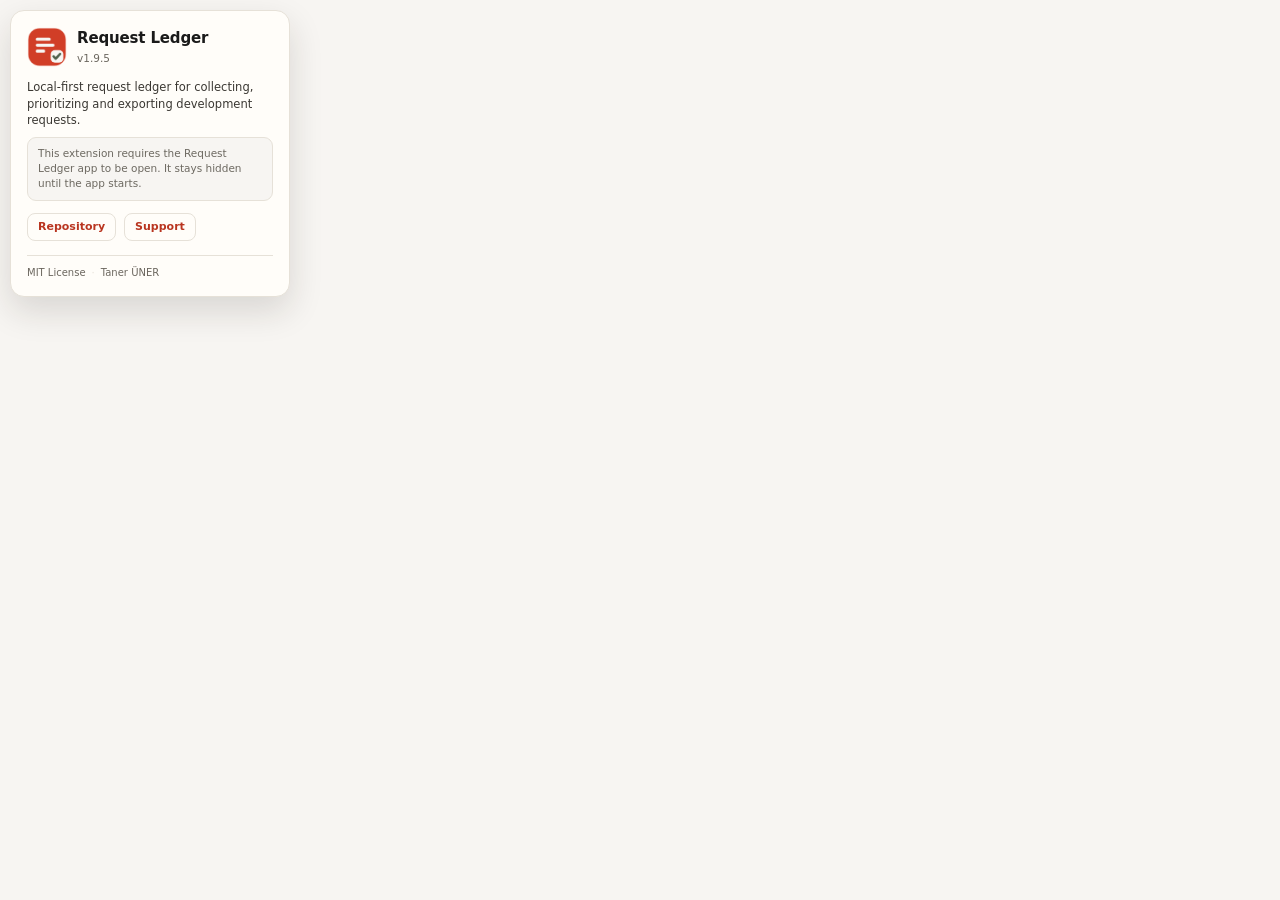
<file: extension/panel/about.html>
<!doctype html>
<html lang="en">
<head>
<meta charset="utf-8">
<meta name="viewport" content="width=device-width, initial-scale=1">
<meta name="color-scheme" content="light dark">
<title>Request Ledger</title>
<link rel="stylesheet" href="about.css">
<script src="about.js" defer></script>
</head>
<body>
  <main class="about" aria-labelledby="aboutTitle">
    <header class="about__head">
      <img class="about__logo" src="../icons/icon48.png" width="40" height="40" alt="">
      <div class="about__title">
        <h1 id="aboutTitle">Request Ledger</h1>
        <p class="about__version">v<span id="aboutVersion">1.9.5</span></p>
      </div>
    </header>

    <p class="about__desc" id="aboutDesc">
      Local-first request ledger for collecting, prioritizing and exporting development requests.
    </p>

    <p class="about__note" id="aboutNote">
      This extension requires the Request Ledger app to be open. It stays hidden until the app starts.
    </p>

    <nav class="about__links" aria-label="Links">
      <a id="aboutRepo" href="https://github.com/TanerUNER/request-ledger" target="_blank" rel="noopener noreferrer">Repository</a>
      <a id="aboutSupport" href="https://www.buymeacoffee.com/tnruner" target="_blank" rel="noopener noreferrer">Support</a>
    </nav>

    <footer class="about__foot">
      <span>MIT License</span>
      <span class="about__sep" aria-hidden="true">&middot;</span>
      <span>Taner &Uuml;NER</span>
    </footer>
  </main>
</body>
</html>
</file>
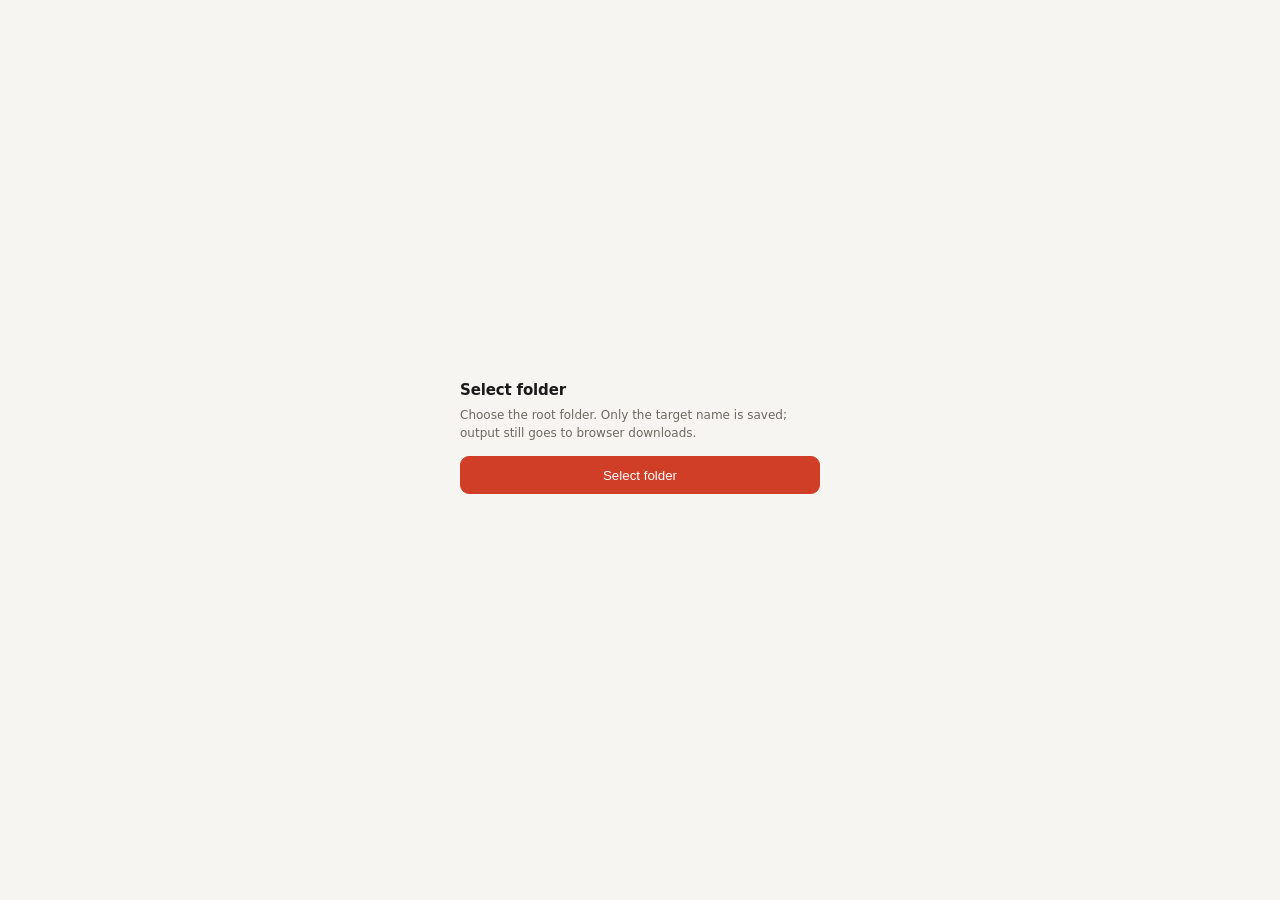
<file: extension/panel/folder-picker.html>
<!doctype html>
<html lang="tr">
<head>
<meta charset="utf-8">
<meta name="viewport" content="width=device-width, initial-scale=1">
<meta name="color-scheme" content="light dark">
<title>Request Ledger — Klasör seç</title>
<style>
  html,body{margin:0;height:100%;background:#f7f5f2;color:#1a1a1a;font:13px/1.45 -apple-system,BlinkMacSystemFont,"Segoe UI",system-ui,sans-serif}
  body{display:flex;align-items:center;justify-content:center;padding:18px;box-sizing:border-box}
  .box{width:100%;max-width:360px}
  h1{margin:0 0 6px;font-size:15px;letter-spacing:-.01em}
  p{margin:0 0 14px;color:#6d6961;font-size:12px}
  button{width:100%;height:38px;border:1px solid #d13e27;border-radius:9px;background:#d13e27;color:#fff;font:600 12px/1 inherit;cursor:pointer}
  button:disabled{opacity:.55;cursor:wait}
  #status{margin-top:10px;font-size:11px;color:#b33324;min-height:16px}
  @media (prefers-color-scheme:dark){
    html,body{background:#1b1917;color:#ede8df}
    p{color:#b8b0a4}
    button{border-color:#ff5f43;background:#ff5f43;color:#1b1917}
    #status{color:#ff8b7a}
  }
</style>
</head>
<body>
  <div class="box">
    <h1 id="title">Klasör seç</h1>
    <p id="hint">Dışa aktarım hedefi için bir klasör seçin. Seçim yalnızca hedef adını kaydeder; dosyalar tarayıcı indirmelerine gider.</p>
    <button id="pick" type="button">Klasör seç</button>
    <div id="status" role="status"></div>
  </div>
  <script src="folder-picker.js"></script>
</body>
</html>
</file>
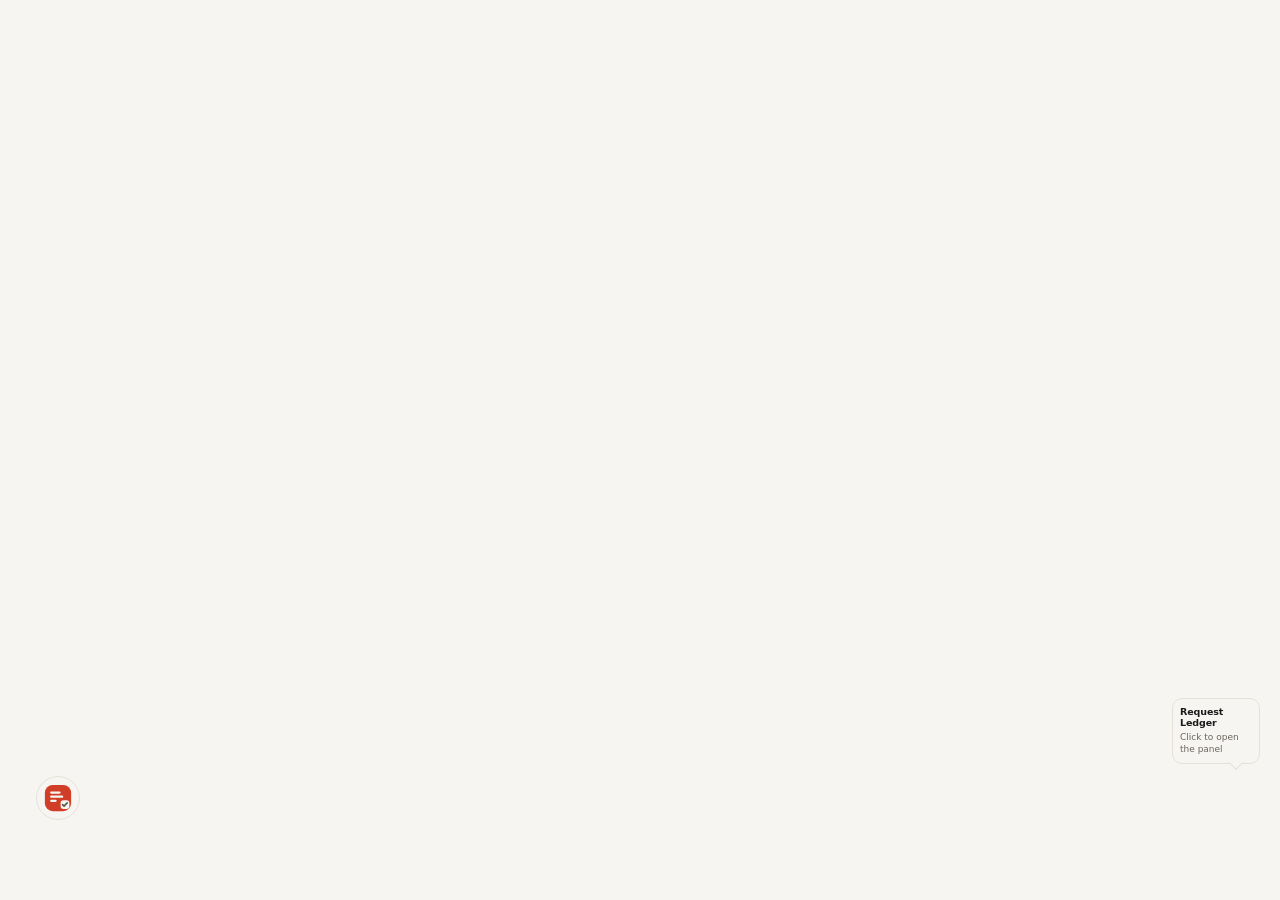
<file: extension/panel/panel.html>
<!doctype html>
<html lang="tr" data-theme="light">
<head>
<meta charset="utf-8">
<meta name="viewport" content="width=device-width, initial-scale=1">
<meta name="color-scheme" content="light">
<title>Request Ledger Panel</title>
<link rel="stylesheet" href="panel.css">
<script src="../src/core.js" defer></script>
<script src="panel.js" defer></script>
</head>
<body>
</body>
</html>
</file>
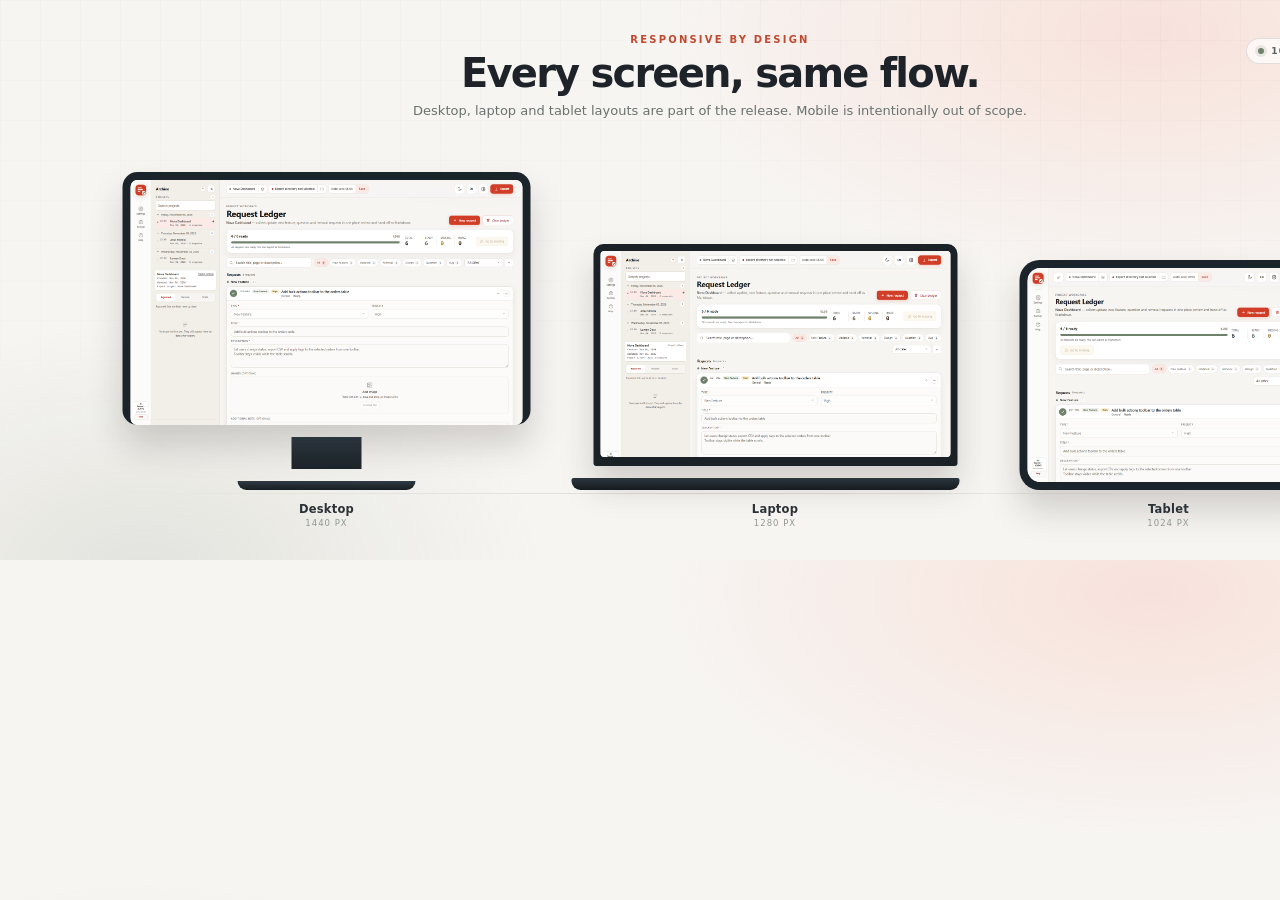
<file: README-assets/en/devices.html>
<!doctype html>
<html lang="en">
<head>
<meta charset="utf-8">
<style>
  *{box-sizing:border-box}
  html,body{margin:0;width:1440px;height:560px;overflow:hidden}
  body{
    position:relative;font-family:"Segoe UI",system-ui,-apple-system,sans-serif;
    background:
      radial-gradient(760px 380px at 80% 6%,rgba(255,95,67,.13),transparent 65%),
      radial-gradient(640px 400px at 10% 102%,rgba(111,129,106,.15),transparent 62%),
      #f7f5f2;
    color:#1d2328;
  }
  .grid{position:absolute;inset:0;background-image:linear-gradient(rgba(30,35,40,.035) 1px,transparent 1px),linear-gradient(90deg,rgba(30,35,40,.035) 1px,transparent 1px);background-size:40px 40px;mask-image:linear-gradient(to bottom,rgba(0,0,0,.55),transparent 92%)}
  .head{text-align:center;position:absolute;left:0;right:0;top:34px}
  .eyebrow{font-size:10px;font-weight:700;letter-spacing:.22em;text-transform:uppercase;color:#c14930;margin-bottom:7px}
  h2{margin:0;font-size:40px;letter-spacing:-.045em;line-height:1.05;font-weight:760}
  .head p{margin:9px 0 0;font-size:13px;color:#6a726f}
  .devices{position:absolute;left:50%;bottom:32px;transform:translateX(-50%);display:flex;align-items:flex-end;gap:60px}
  .unit{display:flex;flex-direction:column;align-items:center;gap:12px}
  .monitor .frame{background:#1c242b;border-radius:15px;padding:8px 8px 0;box-shadow:0 20px 34px rgba(32,28,20,.18)}
  .monitor .screen{width:392px;height:245px;border-radius:7px;overflow:hidden;background:#fff}
  .monitor .stand{width:70px;height:32px;margin:0 auto;background:linear-gradient(180deg,#2b353d,#1b2228)}
  .monitor .base{width:178px;height:9px;margin:0 auto 0;border-radius:0 0 9px 9px;background:linear-gradient(180deg,#303b44,#171d22)}
  .laptop .frame{background:#1a2228;border-radius:10px 10px 3px 3px;padding:7px 7px 9px;box-shadow:0 20px 34px rgba(32,28,20,.18)}
  .laptop .screen{width:350px;height:206px;border-radius:4px;overflow:hidden;background:#fff}
  .laptop .base{width:388px;height:12px;margin-left:-19px;border-radius:2px 2px 9px 9px;background:linear-gradient(180deg,#2c363e,#151b20)}
  .tablet .frame{background:#1c242b;border-radius:20px;padding:8px;box-shadow:0 20px 34px rgba(32,28,20,.18)}
  .tablet .screen{width:282px;height:214px;border-radius:13px;overflow:hidden;background:#fff}
  img{display:block;width:100%;height:100%;object-fit:cover;object-position:top left}
  .caption{text-align:center}
  .caption b{display:block;font-size:11.5px;letter-spacing:.02em;color:#2b3237}
  .caption span{display:block;margin-top:2px;font-size:8.5px;letter-spacing:.12em;text-transform:uppercase;color:#919793}
  .shadowline{position:absolute;left:120px;right:120px;bottom:66px;height:1px;background:linear-gradient(90deg,transparent,rgba(40,45,40,.14),transparent)}
  .pill{position:absolute;right:38px;top:38px;display:flex;align-items:center;gap:7px;border:1px solid rgba(30,35,40,.12);background:rgba(255,255,255,.66);border-radius:999px;padding:7px 11px;font-size:9px;font-weight:700;letter-spacing:.14em;text-transform:uppercase;color:#56605c}
  .pill i{width:6px;height:6px;border-radius:50%;background:#6f816a;box-shadow:0 0 0 3px rgba(111,129,106,.14)}
</style>
</head>
<body>
<div class="grid"></div>
<div class="head">
  <div class="eyebrow">Responsive by design</div>
  <h2>Every screen, same flow.</h2>
  <p>Desktop, laptop and tablet layouts are part of the release. Mobile is intentionally out of scope.</p>
</div>
<div class="pill"><i></i> 1024 px → 1440 px</div>

<div class="devices">
  <div class="unit monitor">
    <div class="frame"><div class="screen"><img src="screens/01-dashboard-desktop.png" alt="Desktop at 1440 px"></div></div>
    <div class="stand"></div><div class="base"></div>
    <div class="caption"><b>Desktop</b><span>1440 px</span></div>
  </div>
  <div class="unit laptop">
    <div class="frame"><div class="screen"><img src="screens/02-dashboard-laptop.png" alt="Laptop at 1280 px"></div></div>
    <div class="base"></div>
    <div class="caption"><b>Laptop</b><span>1280 px</span></div>
  </div>
  <div class="unit tablet">
    <div class="frame"><div class="screen"><img src="screens/03-dashboard-tablet.png" alt="Tablet at 1024 px"></div></div>
    <div class="caption"><b>Tablet</b><span>1024 px</span></div>
  </div>
</div>
<div class="shadowline"></div>
</body>
</html>
</file>
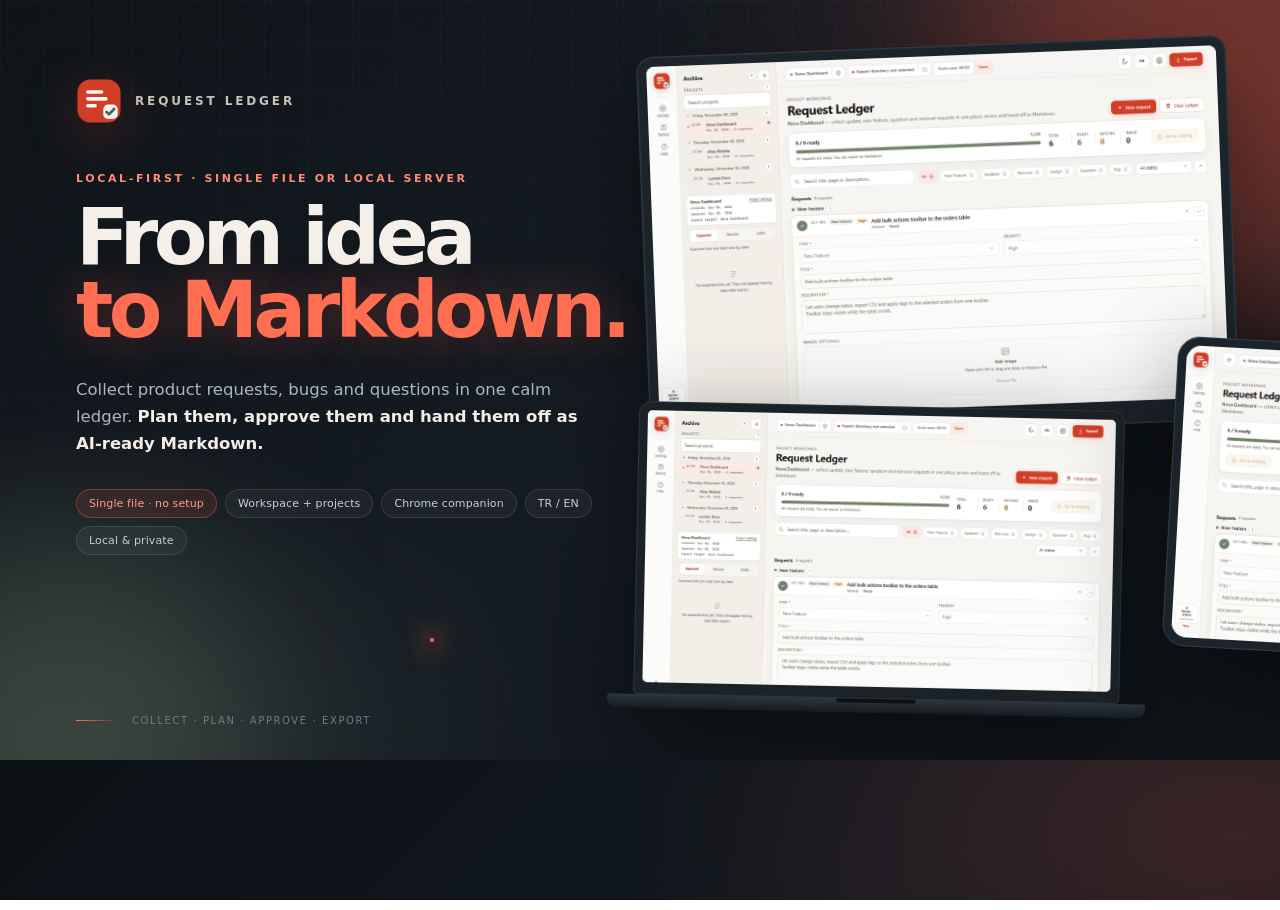
<file: README-assets/en/hero.html>
<!doctype html>
<html lang="en">
<head>
<meta charset="utf-8">
<style>
  *{box-sizing:border-box}
  html,body{margin:0;width:1440px;height:760px;overflow:hidden}
  body{
    position:relative;font-family:"Segoe UI",system-ui,-apple-system,sans-serif;
    background:
      radial-gradient(980px 560px at 86% 10%,rgba(255,95,67,.18),transparent 62%),
      radial-gradient(820px 520px at 4% 98%,rgba(111,129,106,.20),transparent 62%),
      linear-gradient(135deg,#0c1116 0%,#111820 48%,#0b0f14 100%);
    color:#f5f1ea;
  }
  .grid{position:absolute;inset:0;background-image:linear-gradient(rgba(255,255,255,.035) 1px,transparent 1px),linear-gradient(90deg,rgba(255,255,255,.035) 1px,transparent 1px);background-size:44px 44px;mask-image:linear-gradient(to bottom,rgba(0,0,0,.7),transparent 88%)}
  .noise{position:absolute;inset:0;opacity:.05;background-image:url("data:image/svg+xml,%3Csvg xmlns='http://www.w3.org/2000/svg' width='160' height='160'%3E%3Cfilter id='n'%3E%3CfeTurbulence type='fractalNoise' baseFrequency='.9' numOctaves='2'/%3E%3C/filter%3E%3Crect width='160' height='160' filter='url(%23n)' opacity='.7'/%3E%3C/svg%3E")}
  .glow{position:absolute;border-radius:50%;filter:blur(78px);pointer-events:none}
  .g1{width:460px;height:460px;background:rgba(255,95,67,.30);right:20px;top:-140px}
  .g2{width:380px;height:380px;background:rgba(111,129,106,.28);left:-120px;bottom:-150px}
  .content{position:absolute;left:76px;top:78px;width:570px;z-index:5}
  .brand{display:flex;align-items:center;gap:13px;margin-bottom:48px}
  .mark{width:46px;height:46px;display:block;filter:drop-shadow(0 12px 26px rgba(209,62,39,.30))}
  .brand b{font-size:12px;letter-spacing:.24em;color:#c9c2b7;font-weight:700}
  .eyebrow{font-size:11px;font-weight:700;letter-spacing:.24em;color:#ff8b74;text-transform:uppercase;margin-bottom:16px}
  h1{font-size:78px;line-height:.94;letter-spacing:-.058em;margin:0;font-weight:760}
  h1 em{font-style:normal;color:#ff6e50;text-shadow:0 0 46px rgba(255,95,67,.30)}
  .lead{margin:28px 0 0;font-size:16.5px;line-height:1.65;color:#aeb6bd;max-width:520px}
  .lead b{color:#f4eee6;font-weight:650}
  .chips{display:flex;flex-wrap:wrap;gap:8px;margin-top:32px;max-width:540px}
  .chip{border:1px solid rgba(255,255,255,.11);background:rgba(255,255,255,.045);border-radius:999px;padding:7px 12px;font-size:11px;color:#c7cfd6;letter-spacing:.01em;backdrop-filter:blur(4px)}
  .chip.hot{border-color:rgba(255,110,80,.34);background:rgba(255,95,67,.11);color:#ff9d89}
  .foot{position:absolute;left:76px;bottom:34px;display:flex;align-items:center;gap:14px;font-size:10px;letter-spacing:.16em;text-transform:uppercase;color:#707b84}
  .foot i{display:block;width:42px;height:1px;background:linear-gradient(90deg,#ff6e50,transparent)}
  .stage{position:absolute;right:26px;top:40px;width:800px;height:660px;z-index:4}
  .device{position:absolute;filter:drop-shadow(0 30px 48px rgba(0,0,0,.48))}
  .monitor{left:30px;top:6px;width:590px;transform:rotate(-2.2deg)}
  .mframe{background:#1c242b;border:1px solid #2f3a43;border-radius:16px;padding:9px 9px 22px;box-shadow:inset 0 0 0 1px rgba(255,255,255,.03)}
  .mscreen{height:352px;border-radius:8px;overflow:hidden;background:#f7f5f2}
  .mscreen img{width:100%;height:100%;object-fit:cover;object-position:top left;display:block}
  .mstand{width:78px;height:46px;margin:0 auto;background:linear-gradient(180deg,#2a343c,#1b2228);border-left:1px solid #35414a;border-right:1px solid #35414a}
  .mbase{width:206px;height:11px;margin:0 auto;border-radius:0 0 10px 10px;background:linear-gradient(180deg,#303b44,#171d22)}
  .laptop{left:22px;top:366px;width:486px;transform:rotate(1.2deg)}
  .lframe{background:#1a2228;border:1px solid #2c363e;border-radius:12px 12px 4px 4px;padding:8px 8px 11px}
  .lscreen{height:272px;border-radius:5px;overflow:hidden;background:#f7f5f2}
  .lscreen img{width:100%;height:100%;object-fit:cover;object-position:top left;display:block}
  .lbase{width:538px;height:14px;margin-left:-26px;border-radius:2px 2px 10px 10px;background:linear-gradient(180deg,#2c363e,#151b20);position:relative}
  .lbase::after{content:"";position:absolute;left:50%;top:0;transform:translateX(-50%);width:80px;height:4px;border-radius:0 0 6px 6px;background:#0d1114}
  .tablet{right:6px;top:302px;width:238px;transform:rotate(3.2deg)}
  .tframe{background:#1c242b;border:1px solid #32404a;border-radius:22px;padding:8px}
  .tscreen{height:292px;border-radius:15px;overflow:hidden;background:#f7f5f2}
  .tscreen img{width:100%;height:100%;object-fit:cover;object-position:top left;display:block}
  .tablet::before{content:"";position:absolute;left:50%;top:3px;transform:translateX(-50%);width:28px;height:3px;border-radius:3px;background:#3d4a54;z-index:3}
  .spark{position:absolute;width:8px;height:8px;background:#ff6e50;border-radius:50%;box-shadow:0 0 24px 7px rgba(255,95,67,.4)}
  .s1{right:610px;top:78px}.s2{right:96px;top:210px;width:5px;height:5px}.s3{left:430px;bottom:118px;width:4px;height:4px}
</style>
</head>
<body>
<div class="grid"></div><div class="noise"></div>
<div class="glow g1"></div><div class="glow g2"></div>
<div class="spark s1"></div><div class="spark s2"></div><div class="spark s3"></div>

<div class="content">
  <div class="brand"><img class="mark" src="../../assets/logo.svg" alt=""><b>REQUEST LEDGER</b></div>
  <div class="eyebrow">Local-first · Single file or local server</div>
  <h1>From idea<br><em>to Markdown.</em></h1>
  <p class="lead">Collect product requests, bugs and questions in one calm ledger. <b>Plan them, approve them and hand them off as AI-ready Markdown.</b></p>
  <div class="chips">
    <span class="chip hot">Single file · no setup</span>
    <span class="chip">Workspace + projects</span>
    <span class="chip">Chrome companion</span>
    <span class="chip">TR / EN</span>
    <span class="chip">Local &amp; private</span>
  </div>
</div>

<div class="stage">
  <div class="device monitor">
    <div class="mframe"><div class="mscreen"><img src="screens/01-dashboard-desktop.png" alt=""></div></div>
    <div class="mstand"></div><div class="mbase"></div>
  </div>
  <div class="device laptop">
    <div class="lframe"><div class="lscreen"><img src="screens/02-dashboard-laptop.png" alt=""></div></div>
    <div class="lbase"></div>
  </div>
  <div class="device tablet">
    <div class="tframe"><div class="tscreen"><img src="screens/03-dashboard-tablet.png" alt=""></div></div>
  </div>
</div>

<div class="foot"><i></i><span>Collect · Plan · Approve · Export</span></div>
</body>
</html>
</file>
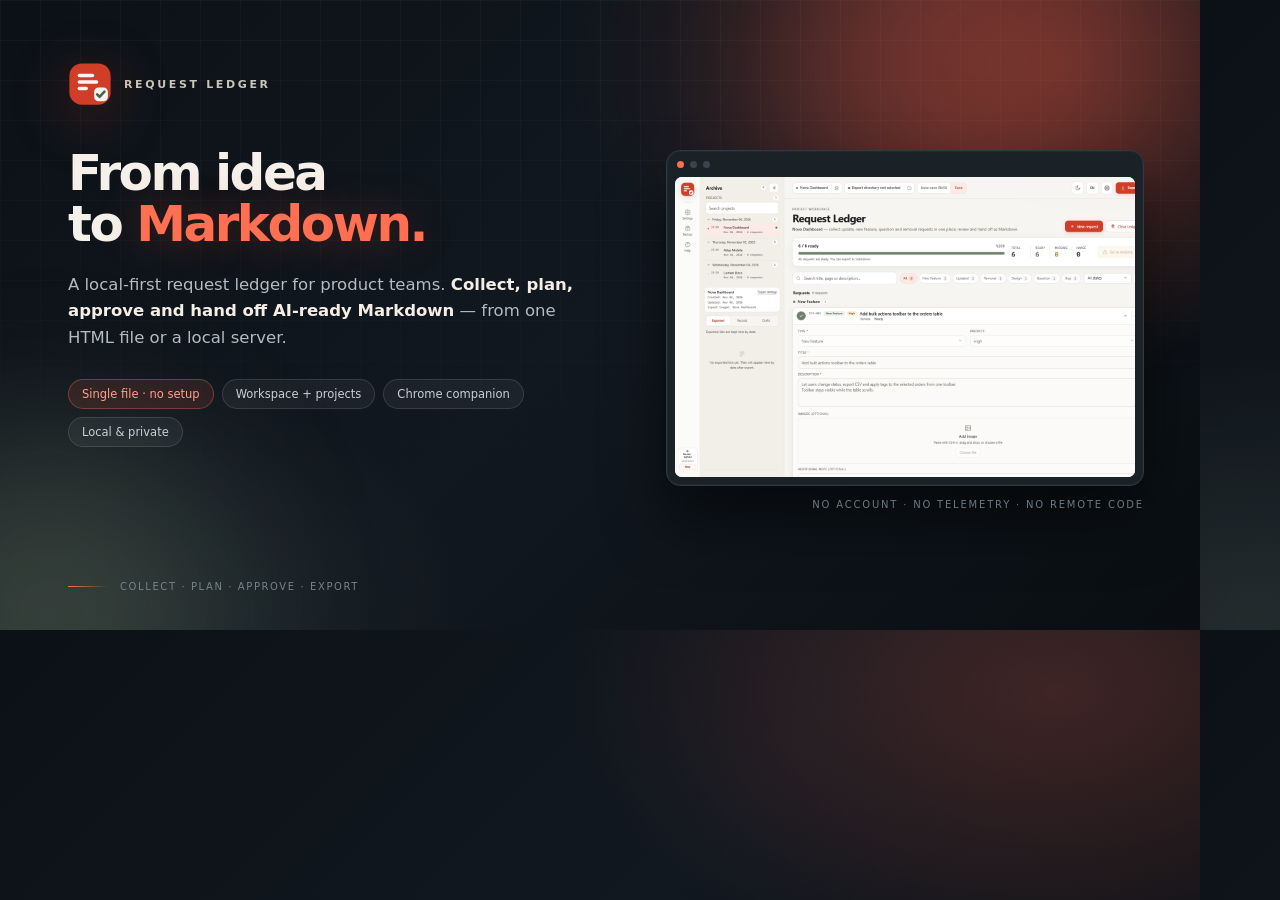
<file: README-assets/en/og.html>
<!doctype html>
<html lang="en">
<head>
<meta charset="utf-8">
<style>
  *{box-sizing:border-box}
  html,body{margin:0;width:1200px;height:630px;overflow:hidden}
  body{
    position:relative;font-family:"Segoe UI",system-ui,-apple-system,sans-serif;
    background:
      radial-gradient(760px 460px at 88% 10%,rgba(255,95,67,.20),transparent 64%),
      radial-gradient(680px 420px at 4% 98%,rgba(111,129,106,.20),transparent 62%),
      linear-gradient(135deg,#0c1116 0%,#111820 50%,#0a0e12 100%);
    color:#f5f1ea;
  }
  .grid{position:absolute;inset:0;background-image:linear-gradient(rgba(255,255,255,.045) 1px,transparent 1px),linear-gradient(90deg,rgba(255,255,255,.045) 1px,transparent 1px);background-size:40px 40px;mask-image:linear-gradient(to bottom,rgba(0,0,0,.75),transparent 90%)}
  .glow{position:absolute;border-radius:50%;filter:blur(80px);pointer-events:none}
  .g1{width:400px;height:400px;background:rgba(255,95,67,.30);right:20px;top:-140px}
  .g2{width:340px;height:340px;background:rgba(111,129,106,.26);left:-120px;bottom:-140px}
  .content{position:absolute;left:68px;top:62px;width:610px}
  .brand{display:flex;align-items:center;gap:12px;margin-bottom:42px}
  .mark{width:44px;height:44px;display:block;filter:drop-shadow(0 12px 28px rgba(209,62,39,.34))}
  .brand b{font-size:11px;letter-spacing:.24em;color:#cbc4b9;font-weight:700}
  h1{margin:0;font-size:50px;line-height:1.02;letter-spacing:-.05em;font-weight:760}
  h1 em{font-style:normal;color:#ff7052;text-shadow:0 0 46px rgba(255,95,67,.30)}
  .lead{margin:22px 0 0;font-size:16.5px;line-height:1.6;color:#b3bbc2;max-width:530px}
  .lead b{color:#f4eee6;font-weight:650}
  .chips{display:flex;flex-wrap:wrap;gap:8px;margin-top:28px;max-width:530px}
  .chip{border:1px solid rgba(255,255,255,.12);background:rgba(255,255,255,.05);border-radius:999px;padding:7px 13px;font-size:11.5px;color:#c8d0d7}
  .chip.hot{border-color:rgba(255,110,80,.36);background:rgba(255,95,67,.12);color:#ffa08c}
  .foot{position:absolute;left:68px;bottom:38px;display:flex;align-items:center;gap:12px;font-size:10px;letter-spacing:.16em;text-transform:uppercase;color:#77828b}
  .foot i{display:block;width:40px;height:1px;background:linear-gradient(90deg,#ff6e50,transparent)}
  .stage{position:absolute;right:56px;top:150px;width:478px}
  .frame{border-radius:14px;background:#1a2228;border:1px solid #2e3941;padding:8px;box-shadow:0 34px 60px rgba(0,0,0,.52),inset 0 0 0 1px rgba(255,255,255,.03)}
  .bar{display:flex;gap:6px;padding:2px 2px 9px}
  .dot{width:7px;height:7px;border-radius:50%;background:#39444d}
  .dot:first-child{background:#ff6e50}
  .shot{border-radius:7px;overflow:hidden;background:#f7f5f2;height:300px}
  .shot img{width:100%;height:100%;object-fit:cover;object-position:top left;display:block}
  .caption{margin-top:13px;text-align:right;font-size:10px;letter-spacing:.18em;text-transform:uppercase;color:#6d7780}
</style>
</head>
<body>
<div class="grid"></div><div class="glow g1"></div><div class="glow g2"></div>

<div class="content">
  <div class="brand"><img class="mark" src="../../assets/logo.svg" alt=""><b>REQUEST LEDGER</b></div>
  <h1>From idea<br>to <em>Markdown.</em></h1>
  <p class="lead">A local-first request ledger for product teams. <b>Collect, plan, approve and hand off AI-ready Markdown</b> — from one HTML file or a local server.</p>
  <div class="chips">
    <span class="chip hot">Single file · no setup</span>
    <span class="chip">Workspace + projects</span>
    <span class="chip">Chrome companion</span>
    <span class="chip">Local &amp; private</span>
  </div>
</div>

<div class="stage">
  <div class="frame">
    <div class="bar"><span class="dot"></span><span class="dot"></span><span class="dot"></span></div>
    <div class="shot"><img src="screens/01-dashboard-desktop.png" alt=""></div>
  </div>
  <div class="caption">No account · No telemetry · No remote code</div>
</div>

<div class="foot"><i></i><span>Collect · Plan · Approve · Export</span></div>
</body>
</html>
</file>
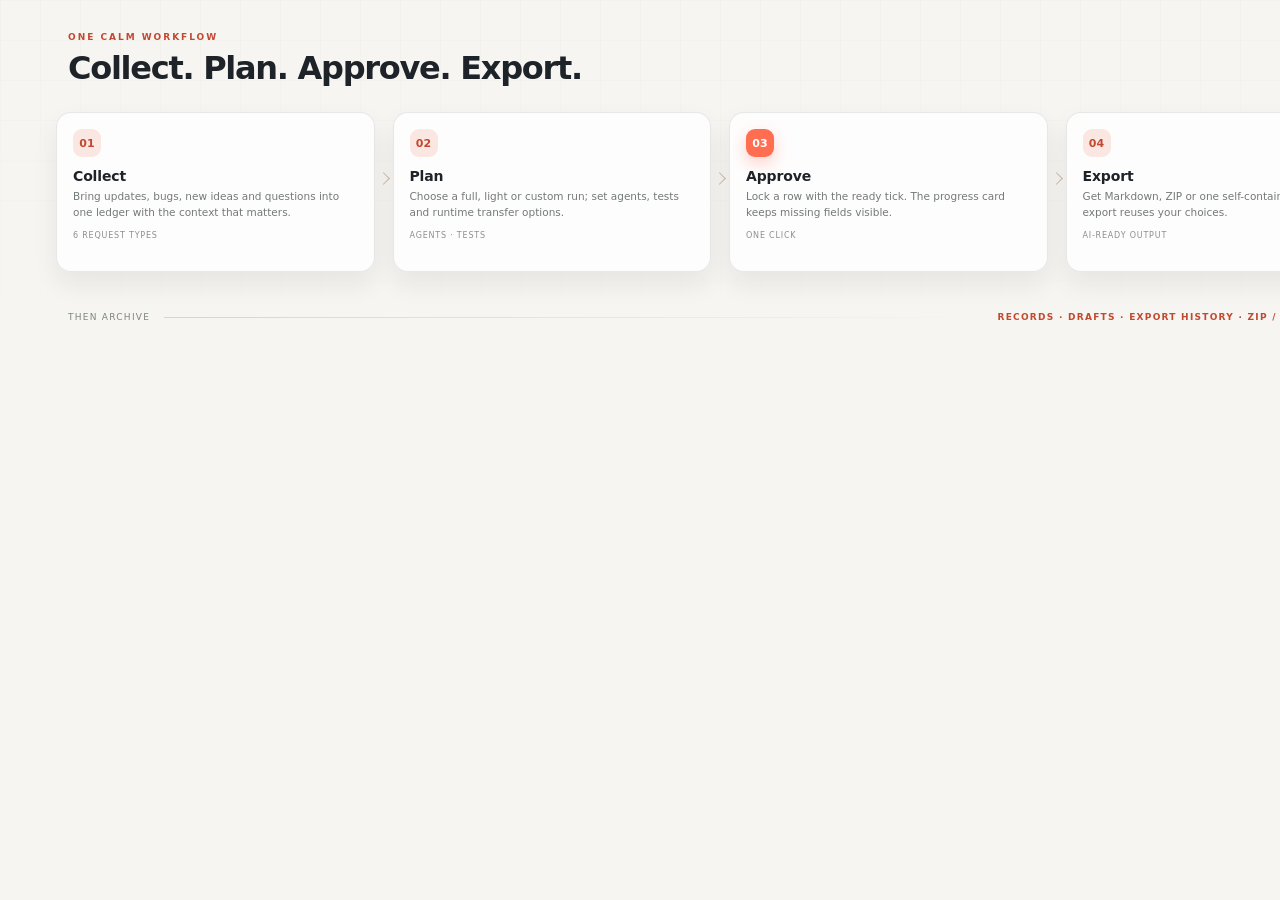
<file: README-assets/en/workflow.html>
<!doctype html>
<html lang="en">
<head>
<meta charset="utf-8">
<style>
  *{box-sizing:border-box}
  html,body{margin:0;width:1440px;height:340px;overflow:hidden}
  body{font-family:"Segoe UI",system-ui,-apple-system,sans-serif;background:#f7f5f2;color:#1d2328;position:relative}
  .grid{position:absolute;inset:0;background-image:linear-gradient(rgba(30,35,40,.035) 1px,transparent 1px),linear-gradient(90deg,rgba(30,35,40,.035) 1px,transparent 1px);background-size:40px 40px;mask-image:linear-gradient(to bottom,rgba(0,0,0,.5),transparent)}
  .title{position:absolute;left:68px;top:32px}
  .eyebrow{font-size:9px;font-weight:700;letter-spacing:.22em;text-transform:uppercase;color:#c14930;margin-bottom:7px}
  h2{margin:0;font-size:32px;letter-spacing:-.04em;font-weight:760}
  .flow{position:absolute;left:56px;right:56px;top:112px;display:grid;grid-template-columns:repeat(4,minmax(0,1fr));gap:18px}
  .step{position:relative;background:rgba(255,255,255,.82);border:1px solid rgba(30,35,40,.1);border-radius:15px;padding:16px 16px 15px;box-shadow:0 12px 26px rgba(32,28,20,.07);min-height:160px}
  .step:not(:last-child)::after{content:"";position:absolute;right:-14px;top:61px;width:8px;height:8px;border-top:1.5px solid #c8b8a7;border-right:1.5px solid #c8b8a7;transform:rotate(45deg)}
  .num{width:28px;height:28px;border-radius:9px;display:grid;place-items:center;background:#fbe7e1;color:#c14930;font-size:11px;font-weight:800;margin-bottom:11px}
  .step b{display:block;font-size:14px;margin-bottom:5px;letter-spacing:-.01em}
  .step p{margin:0;font-size:10.5px;line-height:1.5;color:#737a76}
  .step .tag{display:inline-block;margin-top:10px;font-size:8px;letter-spacing:.1em;text-transform:uppercase;color:#8a908b}
  .hot .num{background:#ff6e50;color:#fff;box-shadow:0 6px 16px rgba(255,95,67,.28)}
  .after{position:absolute;left:68px;right:68px;bottom:18px;display:flex;align-items:center;gap:14px;font-size:9px;letter-spacing:.14em;text-transform:uppercase;color:#7d847f}
  .after i{display:block;flex:1;height:1px;background:linear-gradient(90deg,rgba(40,45,40,.16),transparent)}
  .after b{color:#c14930;font-weight:700}
</style>
</head>
<body>
<div class="grid"></div>
<div class="title"><div class="eyebrow">One calm workflow</div><h2>Collect. Plan. Approve. Export.</h2></div>
<div class="flow">
  <div class="step"><div class="num">01</div><b>Collect</b><p>Bring updates, bugs, new ideas and questions into one ledger with the context that matters.</p><span class="tag">6 request types</span></div>
  <div class="step"><div class="num">02</div><b>Plan</b><p>Choose a full, light or custom run; set agents, tests and runtime transfer options.</p><span class="tag">Agents · tests</span></div>
  <div class="step hot"><div class="num">03</div><b>Approve</b><p>Lock a row with the ready tick. The progress card keeps missing fields visible.</p><span class="tag">One click</span></div>
  <div class="step"><div class="num">04</div><b>Export</b><p>Get Markdown, ZIP or one self-contained file. Instant export reuses your choices.</p><span class="tag">AI-ready output</span></div>
</div>
<div class="after"><span>Then archive</span><i></i><b>Records · Drafts · Export history · ZIP / JSON backups</b></div>
</body>
</html>
</file>
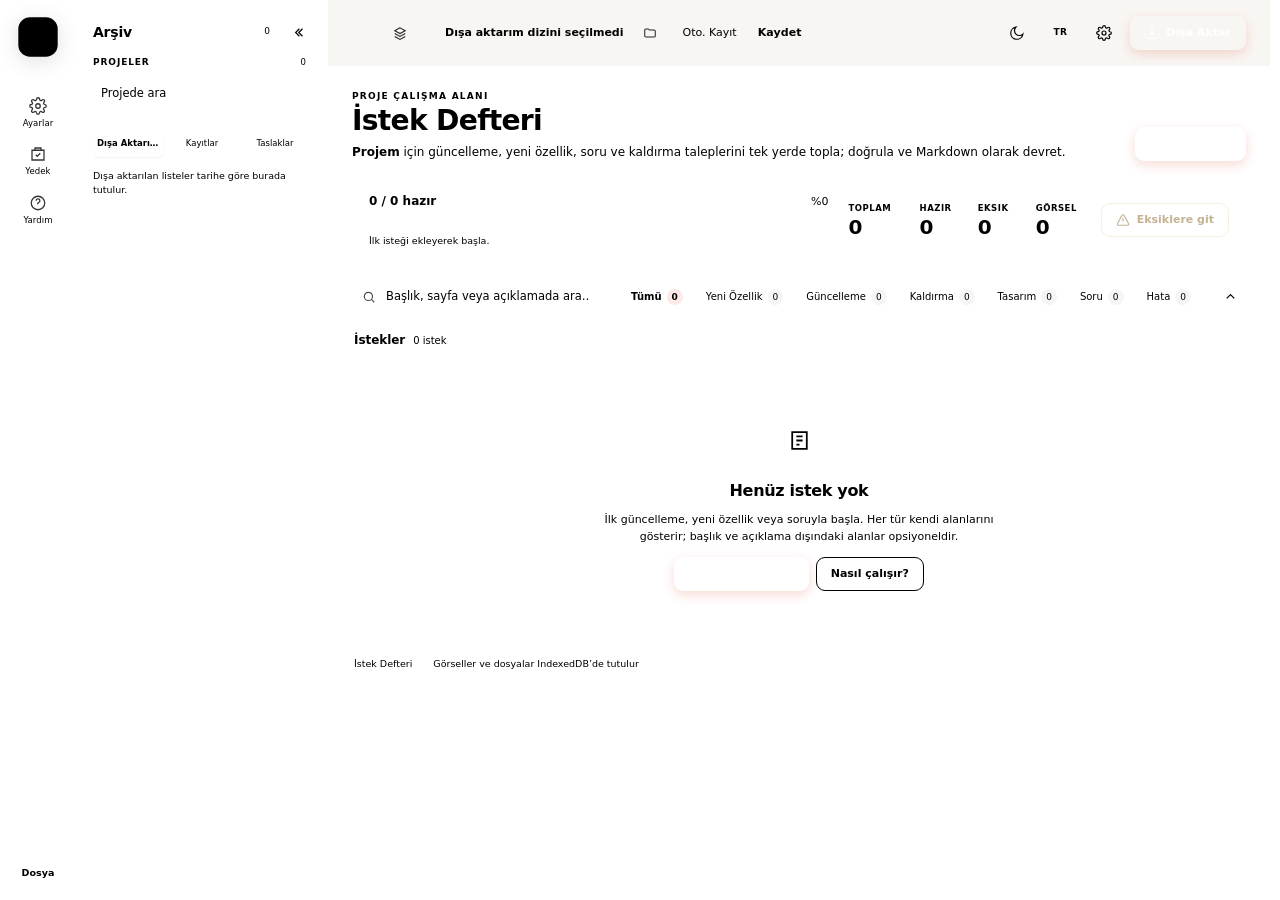
<file: src/web/index.template.html>
<!DOCTYPE html>
<!--
  Proje Adı
  Copyright (c) 2026 Taner Üner
  Released under the MIT License.
  https://opensource.org/licenses/MIT
-->
<html lang="en" data-theme="light">
<head>
<meta charset="utf-8">
<meta name="viewport" content="width=device-width, initial-scale=1">
<title>Request Ledger — Local-First Request &amp; Feedback Tracker</title>
<meta name="theme-color" id="themeColor" content="#f7f5f2">
<meta name="description" content="Single-file, local-first request ledger for product teams. Collect feedback and bugs, plan with AI agents and export clean, AI-ready Markdown.">
<meta name="keywords" content="request ledger, feedback management, product requests, bug tracking, markdown export, local-first, single-file, vanilla js, ai agents, developer tools">
<meta name="author" content="Taner ÜNER">
<meta name="application-name" content="Request Ledger">
<meta name="robots" content="index, follow, max-image-preview:large, max-snippet:-1, max-video-preview:-1">
<meta property="og:type" content="website">
<meta property="og:site_name" content="Request Ledger">
<meta property="og:title" content="Request Ledger — Local-First Request &amp; Feedback Tracker">
<meta property="og:description" content="Single-file, local-first request ledger for product teams. Collect feedback and bugs, plan with AI agents and export clean, AI-ready Markdown.">
<meta property="og:image" content="https://raw.githubusercontent.com/TanerUNER/request-ledger/main/og-image.png">
<meta property="og:image:type" content="image/png">
<meta property="og:image:width" content="1200">
<meta property="og:image:height" content="630">
<meta property="og:image:alt" content="Request Ledger dashboard with a request list, progress summary and export planning panel">
<meta property="og:locale" content="en_US">
<meta property="og:locale:alternate" content="tr_TR">
<meta name="twitter:card" content="summary_large_image">
<meta name="twitter:title" content="Request Ledger — Local-First Request &amp; Feedback Tracker">
<meta name="twitter:description" content="Single-file, local-first request ledger for product teams. Collect feedback and bugs, plan with AI agents and export clean, AI-ready Markdown.">
<meta name="twitter:image" content="https://raw.githubusercontent.com/TanerUNER/request-ledger/main/og-image.png">
<meta name="twitter:image:alt" content="Request Ledger dashboard with a request list, progress summary and export planning panel">
<script type="application/ld+json">
{
  "@context": "https://schema.org",
  "@type": "SoftwareApplication",
  "name": "Request Ledger",
  "alternateName": "İstek Defteri",
  "url": "https://github.com/TanerUNER/request-ledger",
  "description": "Single-file, local-first request ledger for product teams. Collect feedback and bugs, plan with AI agents and export clean, AI-ready Markdown.",
  "applicationCategory": "BusinessApplication",
  "applicationSubCategory": "Request Management",
  "operatingSystem": "Any modern web browser",
  "browserRequirements": "Requires JavaScript. Runs in Chrome, Edge, Firefox and Safari.",
  "softwareVersion": "1.9.2",
  "inLanguage": ["en", "tr"],
  "isAccessibleForFree": true,
  "license": "https://opensource.org/licenses/MIT",
  "offers": { "@type": "Offer", "price": "0", "priceCurrency": "USD" },
  "image": "https://raw.githubusercontent.com/TanerUNER/request-ledger/main/og-image.png",
  "author": { "@type": "Person", "name": "Taner ÜNER", "url": "https://github.com/TanerUNER", "email": "mail.taneruner@gmail.com" },
  "publisher": { "@type": "Organization", "name": "Request Ledger", "url": "https://github.com/TanerUNER/request-ledger", "logo": { "@type": "ImageObject", "url": "https://raw.githubusercontent.com/TanerUNER/request-ledger/main/og-image.png" } },
  "sameAs": ["https://github.com/TanerUNER/request-ledger"],
  "featureList": [
    "Six request types with dedicated fields",
    "Screenshot paste and file attachments",
    "Ready approval that locks a request",
    "Live progress and missing-field hints",
    "Planning with optional AI agents",
    "Markdown, ZIP and single-file export",
    "Records, drafts and export history",
    "ZIP backup",
    "Turkish and English interface",
    "Local-first storage with no server and no telemetry"
  ]
}
</script>
<!-- Google Search Console: paste the verification meta tag below, then remove the markers.
<meta name="google-site-verification" content="PASTE_YOUR_TOKEN_HERE">
-->
<link rel="icon" href="[data-uri]">
<script>
(function(){
  "use strict";
  var theme = "light", stored = null;
  var boot = window.__RL_SERVER_BOOT;
  if(boot && (boot.theme === "dark" || boot.theme === "light")){
    theme = boot.theme;
  }else{
    try{ stored = localStorage.getItem("gd-theme"); }catch(err){}
    if(stored === "dark" || stored === "light"){
      theme = stored;
    } else if(window.matchMedia && window.matchMedia("(prefers-color-scheme: dark)").matches){
      theme = "dark";
    }
  }
  document.documentElement.setAttribute("data-theme", theme);
  var meta = document.querySelector('meta[name="theme-color"]');
  if(meta) meta.setAttribute("content", theme === "dark" ? "#141312" : "#f7f5f2");
})();
</script>
<style>
  /*__TOKENS__*/
  *{box-sizing:border-box}
  html{scroll-behavior:smooth;scrollbar-gutter:stable;overflow-y:scroll}
  *{scrollbar-width:thin;scrollbar-color:var(--line-2) transparent}
  ::-webkit-scrollbar{width:10px;height:10px}
  ::-webkit-scrollbar-track{background:transparent}
  ::-webkit-scrollbar-thumb{background:var(--line-2);border:2px solid transparent;background-clip:content-box;border-radius:99px}
  ::-webkit-scrollbar-thumb:hover{background:var(--muted-2);border:2px solid transparent;background-clip:content-box}
  [hidden]{display:none !important}
  body{
    margin:0;color:var(--ink);background:
      radial-gradient(900px 500px at 88% -12%, rgba(222,68,44,.05), transparent 60%),
      radial-gradient(700px 400px at 0% 100%, rgba(111,129,106,.07), transparent 60%),
      var(--paper);
    font:14px/1.5 -apple-system,BlinkMacSystemFont,"Segoe UI",system-ui,sans-serif;
    -webkit-font-smoothing:antialiased;min-width:320px;
  }
  h1,h2,h3,h4,p{margin:0}
  ul{margin:0;padding:0;list-style:none}
  button{font:inherit;color:inherit;background:none;border:0;padding:0;cursor:pointer}
  input,textarea,select{font:inherit;color:inherit}
  a{color:inherit}
  :focus-visible{outline:2px solid var(--accent);outline-offset:2px;border-radius:6px}
  .skip{position:absolute;left:-9999px;top:8px;z-index:300;background:var(--ink);color:var(--card);padding:10px 14px;border-radius:8px;font-weight:600}
  .skip:focus{left:12px}
  .mono{font-family:var(--mono);font-variant-numeric:tabular-nums}
  .muted{color:var(--muted-2);font-weight:400}
  .sr{position:absolute;left:-9999px;width:1px;height:1px;overflow:hidden}
  .app{display:flex;min-height:100vh}

  /* ---------- Rail ---------- */
  .rail{
    width:76px;flex:0 0 76px;position:sticky;top:0;height:100vh;z-index:50;
    display:flex;flex-direction:column;align-items:center;gap:5px;padding:16px 8px 14px;
    background:rgba(255,255,255,.55);border-right:1px solid var(--line);
    backdrop-filter:blur(8px);
  }
  .rail__brand{width:42px;height:42px;border-radius:13px;background:transparent;display:grid;place-items:center;margin-bottom:10px;flex:0 0 42px;text-decoration:none}
  .rail__brand svg{display:block;width:42px;height:42px;filter:drop-shadow(0 4px 10px rgba(32,28,20,.14))}
  .rail__sep{width:26px;height:1px;background:var(--line);margin:4px 0 6px}
  .rail__nav{display:flex;flex-direction:column;align-items:center;gap:3px;width:100%}
  .rail__link{width:60px;padding:8px 0 6px;border-radius:11px;display:flex;flex-direction:column;align-items:center;gap:4px;color:var(--muted);font-size:8.5px;letter-spacing:.01em;line-height:1.1;transition:background .15s,color .15s;position:relative}
  .rail__link svg{opacity:.8}
  .rail__link:hover{background:rgba(26,26,26,.045);color:var(--ink)}
  .rail__link[aria-current="page"]{background:var(--accent-soft);color:var(--accent-dark);font-weight:600}
  .rail__link[aria-current="page"] svg{opacity:1}
  .rail__link[aria-current="page"]::before{content:"";position:absolute;left:-8px;top:14px;bottom:14px;width:3px;border-radius:0 3px 3px 0;background:var(--accent)}
  .rail__spacer{flex:1}
  .rail__note{display:flex;align-items:center;gap:5px;font-size:8px;color:var(--muted-2);letter-spacing:.04em;text-transform:uppercase;padding:7px 0 2px;writing-mode:vertical-rl;transform:rotate(180deg)}
  .rail__dot{width:5px;height:5px;border-radius:50%;background:var(--sage);box-shadow:0 0 0 3px rgba(111,129,106,.12)}
  .rail__mode{width:60px;margin-top:4px;padding:7px 4px;border:1px solid var(--line);border-radius:10px;background:var(--card);display:flex;flex-direction:column;align-items:center;gap:4px;text-align:center;color:var(--muted)}
  .rail__mode-dot{width:6px;height:6px;border-radius:50%;background:var(--danger);flex:0 0 6px}
  .rail__mode-dot.is-on{background:var(--sage);box-shadow:0 0 0 3px rgba(111,129,106,.14)}
  .rail__mode-text{font-size:9.5px;line-height:1.15;font-weight:700;letter-spacing:.01em;color:var(--ink-2);overflow-wrap:anywhere;max-width:100%}
  html[data-theme="dark"] .rail__mode{background:var(--card)}
  html[data-theme="dark"] .rail__mode-text{color:var(--ink)}

  /* ---------- History / İstek Listesi ---------- */
  .history{width:252px;flex:0 0 252px;position:sticky;top:0;height:100vh;z-index:45;display:flex;flex-direction:column;gap:9px;background:var(--paper-2);border-right:1px solid var(--line);padding:18px 12px 14px}
  .history__head{display:flex;align-items:center;gap:7px;padding:0 5px}
  .history__head h2{font-size:14px;letter-spacing:-.015em;margin-top:1px}
  .history__count{font-family:var(--mono);font-size:9px;color:var(--muted);background:var(--card);border:1px solid var(--line);border-radius:99px;padding:1px 6px;margin-left:auto}
  .iconbtn.history__close{display:none;width:28px;height:28px;border-radius:8px;font-size:16px;color:var(--muted)}
  .history__hint{font-size:9.5px;color:var(--muted-2);line-height:1.45;padding:0 5px;min-height:27px}
  .history__tabs{display:flex;gap:3px;padding:3px;background:var(--paper);border:1px solid var(--line);border-radius:9px;margin:0 3px}
  .history__tab{flex:1;min-width:0;height:27px;padding:0 3px;border-radius:6px;font-size:8.5px;color:var(--muted);white-space:nowrap;overflow:hidden;text-overflow:ellipsis}
  .history__tab:hover{color:var(--ink-2);background:rgba(255,255,255,.6)}
  .history__tab.is-active{background:var(--card);color:var(--accent-dark);font-weight:650;box-shadow:0 1px 2px rgba(26,26,26,.06)}

  .history__tree{flex:1;overflow:auto;padding:2px 1px 4px 0;min-height:80px}
  .hgroup{border-bottom:1px dashed var(--line);padding:4px 0 6px}
  .hgroup:last-child{border-bottom:0}
  .hgroup summary{list-style:none;cursor:pointer;display:flex;align-items:center;gap:6px;padding:6px 7px;border-radius:7px;font-size:9.5px;color:var(--muted);font-weight:600}
  .hgroup summary::-webkit-details-marker{display:none}
  .hgroup summary:hover{background:var(--card);color:var(--ink-2)}
  .hgroup__chev{width:11px;height:11px;flex:0 0 11px;color:var(--muted-2);transition:transform .16s}
  .hgroup__chev svg{display:block}
  .hgroup[open] .hgroup__chev{transform:rotate(90deg)}
  .hgroup__date{overflow:hidden;text-overflow:ellipsis;white-space:nowrap}
  .hgroup__n{margin-left:auto;font-family:var(--mono);font-size:8.5px;color:var(--muted-2);background:var(--card);border-radius:99px;padding:0 5px;line-height:15px}
  .hgroup__items{display:flex;flex-direction:column;gap:1px;padding-left:2px}
  .hitem{display:flex;align-items:flex-start;gap:7px;width:100%;text-align:left;padding:6px 7px 6px 18px;border-radius:7px;position:relative;color:var(--muted)}
  .hitem::before{content:"";position:absolute;left:8px;top:14px;width:4px;height:4px;border-radius:50%;background:var(--line-2)}
  .hitem:hover{background:var(--card);color:var(--ink-2)}
  .hitem__time{font-family:var(--mono);font-size:8px;color:var(--muted-2);flex:0 0 31px;padding-top:1px}
  .hitem__body{min-width:0;flex:1;display:flex;flex-direction:column;gap:1px}
  .hitem__title{font-size:10px;font-weight:600;color:var(--ink-2);overflow:hidden;text-overflow:ellipsis;white-space:nowrap}
  .hitem__meta{font-size:8px;color:var(--muted-2);font-family:var(--mono);white-space:nowrap}
  .hitem__status{width:6px;height:6px;border-radius:50%;flex:0 0 6px;margin-top:5px;background:var(--muted-2)}
  .hitem__status.is-green{background:var(--green)}
  .hitem__status.is-yellow{background:var(--amber)}
  .hitem__status.is-red{background:var(--danger)}
  .hitem__status.is-draft{background:var(--muted-2)}
  .history__empty{padding:24px 10px;text-align:center;font-size:9.5px;color:var(--muted-2);line-height:1.5}
  .history__empty svg{display:block;margin:0 auto 7px;opacity:.6}
  .history__foot{padding:6px 5px 0;border-top:1px solid var(--line)}
  .history__clear{font-size:9px;color:var(--muted-2);text-decoration:underline;text-underline-offset:3px;display:inline-block;padding:6px 4px}
  .history__clear:hover{color:var(--danger)}
  .history-scrim{display:none}
  .iconbtn.historybtn{display:none}
  .iconbtn.archive__collapse{display:none;width:28px;height:28px;border-radius:8px;color:var(--muted)}
  .archive__projects{display:flex;flex-direction:column;gap:5px;min-height:0}
  .archive__sectionhead{display:flex;align-items:center;gap:6px;padding:0 5px}
  .archive__label{font-size:9px;letter-spacing:.1em;text-transform:uppercase;color:var(--muted-2);font-weight:600}
  .archive__n{margin-left:auto;font-family:var(--mono);font-size:8.5px;color:var(--muted-2);background:var(--card);border-radius:99px;padding:0 5px;line-height:15px}
  .archive__search{position:relative;padding:0 3px}
  .archive__searchinput{height:28px;padding:0 24px 0 9px;font-size:10px;border-radius:7px}
  .archive__searchinput::-webkit-search-cancel-button{display:none}
  .archive__searchclear{position:absolute;right:9px;top:50%;transform:translateY(-50%);width:16px;height:16px;display:grid;place-items:center;border-radius:50%;font-size:12px;line-height:1;color:var(--muted-2)}
  .archive__searchclear:hover{background:var(--line);color:var(--ink-2)}
  .archive__projecttree{max-height:31vh;overflow:auto;padding:0 1px 2px 0}
  .archive__projecttree .hgroup{padding-top:0}
  .archive__projecttree .hgroup summary{padding-top:4px;padding-bottom:4px}
  .archive__projecttree .hitem{padding-top:5px;padding-bottom:5px}
  .archive__projecttree .hitem.is-selected{background:var(--accent-soft);color:var(--accent-dark)}
  .archive__projecttree .hitem.is-selected::before{background:var(--accent)}
  .archive__detail{display:flex;flex-direction:column;gap:2px;padding:7px 9px;border:1px solid var(--line);border-radius:8px;background:var(--card)}
  .archive__detail[hidden]{display:none}
  .archive__detail-head{display:flex;align-items:center;gap:6px;min-width:0}
  .archive__detail-head b{font-size:10px;color:var(--ink-2);overflow:hidden;text-overflow:ellipsis;white-space:nowrap}
  .archive__detail-open{margin-left:auto;font-size:8.5px;color:var(--muted-2);text-decoration:underline;text-underline-offset:3px;white-space:nowrap}
  .archive__detail-open:hover{color:var(--accent-dark)}
  .archive__detail-meta{font-size:8.5px;color:var(--muted-2);font-family:var(--mono);white-space:nowrap;overflow:hidden;text-overflow:ellipsis}

  /* ---------- Shell / topbar ---------- */
  .shell{flex:1;min-width:0;display:flex;flex-direction:column}
  .topbar{
    position:sticky;top:0;z-index:40;min-height:66px;flex:0 0 66px;display:flex;align-items:center;
    padding:0;background:rgba(247,245,242,.88);backdrop-filter:blur(10px);border-bottom:1px solid var(--line);
  }
  .topbar__inner{width:100%;max-width:1320px;margin:0 auto;padding:0 24px;display:flex;align-items:center;gap:8px;min-width:0}
  .topbar__brand{display:none;width:34px;height:34px;border-radius:10px;background:transparent;place-items:center;text-decoration:none;flex:0 0 34px}
  .topbar__brand svg{display:block;width:34px;height:34px;filter:drop-shadow(0 3px 8px rgba(32,28,20,.14))}
  .crumbs{display:flex;align-items:center;gap:7px;font-size:11px;color:var(--muted-2);white-space:nowrap}
  .crumbs b{color:var(--ink);font-weight:600}
  .topbar__controls{display:flex;align-items:center;gap:7px;min-width:0;flex:0 1 auto}
  .rootbtn{display:flex;align-items:center;gap:6px;height:32px;padding:0 10px;border:1px solid var(--line);border-radius:9px;background:var(--card);color:var(--ink-2);font-size:11px;max-width:190px;transition:border-color .15s,box-shadow .15s,background .15s,color .15s}
  .rootbtn:hover{border-color:var(--line-2);box-shadow:0 2px 8px rgba(26,26,26,.04)}
  .rootbtn svg{opacity:.55;flex:0 0 14px}
  .rootbtn__text{overflow:hidden;text-overflow:ellipsis;white-space:nowrap;font-weight:600}
  .rootbtn.is-set{background:var(--sage-soft);border-color:#cfdcc9;color:var(--sage-deep)}
  .rootbtn.is-set svg{opacity:.9}
  .projectbtn{display:flex;align-items:center;gap:6px;height:32px;padding:0 10px;border:1px solid var(--line);border-radius:9px;background:var(--card);color:var(--ink-2);font-size:11px;max-width:250px;transition:border-color .15s,box-shadow .15s}
  .projectbtn:hover{border-color:var(--line-2);box-shadow:0 2px 8px rgba(26,26,26,.04)}
  .projectbtn__dot{width:6px;height:6px;border-radius:50%;background:var(--sage);flex:0 0 6px}
  .projectbtn.is-missing .projectbtn__dot,.pathfield.is-missing .pathfield__dot{background:var(--danger)}
  .projectbtn span:nth-child(2){overflow:hidden;text-overflow:ellipsis;white-space:nowrap;font-weight:600}
  .projectbtn svg{opacity:.55;flex:0 0 12px}
  .projectgroup{display:flex;align-items:center;min-width:0;max-width:282px;flex:0 0 auto}
  .projectgroup .projectbtn{max-width:250px;border-radius:9px 0 0 9px;border-right-color:transparent}
  .targetbtn{width:32px;height:32px;flex:0 0 32px;border:1px solid var(--line);border-radius:0 9px 9px 0;background:var(--card);display:grid;place-items:center;color:var(--muted);position:relative;transition:background .15s,border-color .15s,color .15s}
  .targetbtn:hover{border-color:var(--line-2);background:var(--paper-2);color:var(--ink)}
  .targetbtn.is-set{background:var(--sage-soft);border-color:#cfdcc9;color:var(--sage-deep)}
  .targetbtn svg{opacity:.85}
  .savegroup{display:flex;align-items:center;flex:0 0 auto;min-width:0}
  .savestatus{display:inline-flex;align-items:center;height:32px;padding:0 10px;border:1px solid var(--line);border-right-color:transparent;border-radius:9px 0 0 9px;background:var(--card);font-size:11px;font-weight:500;color:var(--muted);white-space:nowrap;font-variant-numeric:tabular-nums;transition:color .14s}
  .savestatus.is-saving{color:var(--amber)}
  .savestatus.is-error{color:var(--danger)}
  .savebtn{height:32px;flex:0 0 auto;padding:0 11px;border:1px solid var(--line);border-radius:0 9px 9px 0;background:var(--accent-soft);display:inline-flex;align-items:center;justify-content:center;color:var(--accent-dark);font-size:11px;font-weight:600;letter-spacing:.01em;white-space:nowrap;transition:background .15s,border-color .15s,color .15s}
  .savebtn:hover{border-color:var(--accent);background:var(--accent);color:#fff}
  .topright{margin-left:auto;display:flex;align-items:center;gap:8px;position:relative}
  .langbtn{width:40px;font-size:9px;font-weight:700;letter-spacing:.04em;color:var(--accent-dark)}
  .btn{height:34px;padding:0 14px;border-radius:9px;font-size:11px;font-weight:600;border:1px solid transparent;display:inline-flex;align-items:center;justify-content:center;gap:7px;transition:background .14s,border-color .14s,color .14s,box-shadow .14s;white-space:nowrap}
  .btn svg{flex:0 0 auto}
  .btn--ghost{border-color:var(--line);color:var(--ink-2);background:var(--card)}
  .btn--ghost:hover{background:var(--paper-2)}
  .btn--primary{background:var(--accent);color:#fff;box-shadow:0 4px 12px rgba(222,68,44,.2)}
  .btn--primary:hover{background:var(--accent-dark)}
  .btn--warn{background:var(--amber-soft);border-color:#efdcb8;color:#7d5712}
  .btn--warn:hover{background:#f6e6c3}
  .btn--danger{background:var(--card);border-color:#eccac3;color:var(--danger)}
  .btn--danger:hover{background:#fdf1ef}
  .btn--small{height:29px;padding:0 10px;font-size:10px;border-radius:8px}
  .iconbtn{width:36px;height:36px;border:1px solid var(--line);border-radius:10px;background:var(--card);display:grid;place-items:center;color:var(--ink-2);position:relative;transition:border-color .15s,box-shadow .15s,background .15s}
  .iconbtn:hover{border-color:var(--line-2);box-shadow:0 2px 8px rgba(26,26,26,.05)}
  .iconbtn--soft{width:32px;height:32px;border-radius:8px;color:var(--muted)}
  .iconbtn--tiny{width:26px;height:26px;border-radius:8px;font-size:15px;line-height:1;color:var(--muted);background:var(--card)}
  .iconbtn--tiny:hover{background:var(--paper-2);color:var(--ink)}
  .themebtn .ico--sun{display:none}
  html[data-theme="dark"] .themebtn .ico--moon{display:none}
  html[data-theme="dark"] .themebtn .ico--sun{display:block}
  button:disabled,[aria-disabled="true"]{opacity:.45;cursor:not-allowed}
  button:disabled:hover{box-shadow:none}

  /* ---------- Main ---------- */
  main{padding:24px;display:flex;flex-direction:column;gap:16px;max-width:1320px;width:100%;margin:0 auto}
  .eyebrow{font-size:9px;letter-spacing:.14em;text-transform:uppercase;color:var(--muted-2);font-weight:600}
  .welcome{display:flex;align-items:flex-end;gap:20px;flex-wrap:wrap}
  .welcome__main{min-width:0;flex:1}
  .welcome h1{font-size:clamp(25px,2.2vw,33px);line-height:1.1;letter-spacing:-.025em;font-weight:650;margin-top:2px}
  .welcome p{font-size:12px;color:var(--muted);margin-top:7px;max-width:760px}
  .welcome p b{color:var(--ink-2);font-weight:600}
  .welcome__right{display:flex;align-items:center;gap:8px;flex-wrap:wrap}
  .welcome__right .btn{height:34px;line-height:1}
  .datechip{display:inline-flex;align-items:center;height:32px;padding:0 10px;border:1px solid var(--line);border-radius:9px;background:var(--card);font-size:10px;color:var(--muted);white-space:nowrap}
  .datechip b{color:var(--ink-2);font-weight:600}
  /* live bridge: a quiet "extension connected" chip in the top bar */
  .bridgechip{display:inline-flex;align-items:center;gap:6px;height:32px;padding:0 10px;border:1px solid var(--line);border-radius:9px;background:var(--card);font-size:10px;color:var(--sage-deep);white-space:nowrap}
  .bridgechip__dot{width:6px;height:6px;flex:0 0 6px;border-radius:50%;background:var(--green);box-shadow:0 0 0 3px rgba(111,129,106,.12)}
  .bridgechip.is-off{color:var(--muted-2)}
  .bridgechip.is-off .bridgechip__dot{background:var(--muted-2);box-shadow:none}
  @media (max-width:640px){
    .bridgechip{padding:0 8px}
    .bridgechip__label{display:none}
  }

  /* ---------- Progress ---------- */
  .progresscard{background:var(--card);border:1px solid var(--line);border-radius:var(--radius);box-shadow:var(--shadow);padding:15px 17px;display:grid;grid-template-columns:minmax(210px,1fr) auto auto;gap:20px;align-items:center}
  .progresscard__main{min-width:0}
  .progresscard__top{display:flex;align-items:baseline;justify-content:space-between;gap:10px}
  .progresscard__top strong{font-size:12px;font-weight:650}
  .progresscard__top span{font-family:var(--mono);font-size:11px;color:var(--muted)}
  .progressbar{height:8px;background:var(--paper-2);border-radius:99px;margin-top:8px;overflow:hidden}
  .progressbar i{display:block;height:100%;width:0;border-radius:99px;background:var(--accent);transition:width .25s ease,background .2s}
  .progresscard__hint{font-size:9.5px;color:var(--muted-2);margin-top:7px;line-height:1.4}
  .progresscard__stats{display:flex;align-items:stretch;gap:0}
  .pstat{min-width:58px;padding:0 13px;border-left:1px solid var(--line);display:flex;flex-direction:column;gap:1px}
  .pstat:first-child{border-left:0;padding-left:0}
  .pstat:last-child{padding-right:0}
  .pstat span{font-size:8.5px;letter-spacing:.06em;text-transform:uppercase;color:var(--muted-2);font-weight:600;white-space:nowrap}
  .pstat b{font-family:var(--mono);font-size:20px;line-height:1.1;letter-spacing:-.04em;font-weight:600;color:var(--ink)}
  .pstat--ready{color:var(--sage-deep) !important}
  .pstat--missing{color:var(--amber) !important}

  /* ---------- Toolbar ---------- */
  .toolbar{display:flex;align-items:center;gap:9px;flex-wrap:wrap}
  .searchbox{flex:1 1 250px;max-width:390px;min-width:180px;height:37px;display:flex;align-items:center;gap:8px;padding:0 10px;border:1px solid var(--line);border-radius:10px;background:var(--card);color:var(--muted-2);transition:border-color .15s,box-shadow .15s}
  .searchbox:focus-within{border-color:var(--accent);box-shadow:0 0 0 3px rgba(222,68,44,.09)}
  .searchbox svg{flex:0 0 14px;opacity:.7}
  .searchbox input{flex:1;min-width:0;border:0;outline:0;background:none;font-size:11.5px;color:var(--ink)}
  .searchbox input::placeholder{color:var(--muted-2)}
  .searchbox__clear{width:20px;height:20px;border-radius:5px;display:grid;place-items:center;color:var(--muted-2);font-size:14px;line-height:1}
  .searchbox__clear:hover{background:var(--paper-2);color:var(--ink)}
  .typefilters{display:flex;align-items:center;gap:5px;flex-wrap:wrap;min-width:0}
  .chip{height:30px;padding:0 9px;border:1px solid var(--line);border-radius:99px;background:var(--card);color:var(--muted);font-size:10px;display:inline-flex;align-items:center;gap:5px;white-space:nowrap;transition:background .14s,border-color .14s,color .14s}
  .chip:hover{border-color:var(--line-2);color:var(--ink-2)}
  .chip.is-active{background:var(--accent-soft);border-color:#f0cfc7;color:var(--accent-dark);font-weight:600}
  .chip__n{font-family:var(--mono);font-size:9px;color:var(--muted-2);background:rgba(26,26,26,.045);border-radius:99px;padding:0 5px;line-height:16px}
  .chip.is-active .chip__n{background:rgba(222,68,44,.11);color:var(--accent-dark)}
  .toolbar__right{margin-left:auto;display:flex;align-items:center;gap:5px}
  .cselect{position:relative;width:100%;min-width:0}
  .cselect__trigger{width:100%;height:36px;padding:0 10px;border:1px solid var(--line-2);border-radius:9px;background:var(--card);color:var(--ink);font-size:11.5px;display:flex;align-items:center;justify-content:space-between;gap:8px;text-align:left;transition:border-color .14s,box-shadow .14s}
  .cselect__trigger:hover{border-color:var(--muted-2)}
  .cselect.is-open .cselect__trigger{border-color:var(--accent);box-shadow:0 0 0 3px rgba(222,68,44,.09)}
  .cselect__label{overflow:hidden;text-overflow:ellipsis;white-space:nowrap}
  .cselect__chev{flex:0 0 13px;color:var(--muted);transition:transform .15s}
  .cselect.is-open .cselect__chev{transform:rotate(180deg)}
  .cselect__menu{position:absolute;left:0;right:0;top:calc(100% + 5px);z-index:60;background:var(--card);border:1px solid var(--line);border-radius:10px;box-shadow:var(--shadow-lg);padding:5px;max-height:250px;overflow:auto;display:none}
  .cselect.is-open .cselect__menu{display:block}
  .cselect.is-up .cselect__menu{top:auto;bottom:calc(100% + 5px)}
  .cselect__option{width:100%;display:flex;align-items:center;gap:8px;padding:8px 9px;border-radius:7px;font-size:11px;text-align:left;color:var(--ink-2);background:none}
  .cselect__option:hover{background:var(--paper-2);color:var(--ink)}
  .cselect__option:focus-visible{outline:2px solid var(--accent);outline-offset:-2px}
  .cselect__option[aria-selected="true"]{background:var(--accent-soft);color:var(--accent-dark);font-weight:600}
  .cselect__check{margin-left:auto;opacity:0;flex:0 0 12px;color:var(--accent-dark)}
  .cselect__option[aria-selected="true"] .cselect__check{opacity:1}
  .cselect--small .cselect__trigger{height:32px;font-size:10.5px}
  .toolbar__right .cselect{flex:0 0 auto;width:auto}
  .toolbar__right .cselect__trigger{width:auto;min-width:142px}
  .toolbar__right .cselect__menu{left:0;right:auto;min-width:100%}

  /* ---------- List / request cards ---------- */
  .listwrap{display:flex;flex-direction:column;gap:9px}
  .listhead{display:flex;align-items:center;gap:8px;padding:0 2px}
  .listhead h2{font-size:12px;font-weight:650;letter-spacing:-.005em}
  .listhead__count{font-size:10px;color:var(--muted-2)}
  .listhead__clear{margin-left:auto;flex:0 0 auto}
  .reqgroups{display:flex;flex-direction:column;gap:15px}
  .typegroup{display:flex;flex-direction:column;gap:7px;min-width:0}
  .typegroup__head{display:flex;align-items:center;gap:7px;padding:0 2px}
  .typegroup__head h3{font-size:11px;font-weight:650;letter-spacing:.01em;color:var(--ink-2)}
  .typegroup__dot{width:7px;height:7px;border-radius:50%;background:var(--muted-2);flex:0 0 7px}
  .typegroup__dot.feature{background:var(--sage)}
  .typegroup__dot.update{background:var(--blue)}
  .typegroup__dot.remove{background:var(--amber)}
  .typegroup__dot.design{background:var(--blue)}
  .typegroup__dot.question{background:var(--violet)}
  .typegroup__dot.bug{background:var(--accent)}
  .typegroup__count{font-family:var(--mono);font-size:8.5px;color:var(--muted-2);background:var(--card);border:1px solid var(--line);border-radius:99px;padding:0 6px;line-height:17px}
  .typegroup .reqlist{display:flex;flex-direction:column;gap:8px}
  .req{background:var(--card);border:1px solid var(--line);border-radius:14px;box-shadow:0 1px 2px rgba(26,26,26,.025);transition:border-color .16s,box-shadow .16s;position:relative;scroll-margin-top:82px}
  .req:hover{border-color:var(--line-2);box-shadow:0 5px 16px rgba(26,26,26,.045)}
  .req--missing{border-color:#efdcb8}
  .req--ready{border-color:#d9e6dd}
  .req.is-locked [data-dropzone],.req.is-locked [data-attachbox]{pointer-events:none}
  .req.is-locked .req__body-pad input:disabled,.req.is-locked .req__body-pad textarea:disabled{background:var(--surface-2);color:var(--muted);cursor:not-allowed}
  .req.is-locked .req__body-pad .cselect__trigger:disabled{opacity:.62;cursor:not-allowed}
  .req.is-locked .req__body-pad button:disabled{opacity:.45;cursor:not-allowed}
  .req--pending{border-color:var(--line)}
  .req.is-open{border-color:var(--line-2);box-shadow:0 8px 22px rgba(26,26,26,.055)}
  .req--flash{animation:reqflash 1.8s ease}
  @keyframes reqflash{0%,100%{box-shadow:0 1px 2px rgba(26,26,26,.025)}20%,60%{box-shadow:0 0 0 4px rgba(222,68,44,.14),0 8px 22px rgba(26,26,26,.05)}}
  .req__head{display:flex;align-items:center;gap:9px;padding:10px 11px 10px 12px;position:relative}
  .tick{width:27px;height:27px;flex:0 0 27px;border-radius:50%;border:1.5px solid var(--line-2);background:var(--card);display:grid;place-items:center;transition:background .14s,border-color .14s,color .14s,transform .14s}
  .tick:hover{transform:scale(1.06)}
  .tick svg{display:block}
  .tick--missing{border-color:#e8c88f;background:var(--amber-soft);color:var(--amber)}
  .tick--pending{border-color:var(--line-2);background:var(--card);color:var(--muted-2)}
  .tick--ready{border-color:var(--sage);background:var(--sage);color:#fff}
  .req__toggle{flex:1;min-width:0;display:grid;grid-template-columns:auto auto minmax(0,1fr) auto;grid-template-areas:"id tags title chev" "id tags meta chev";align-items:center;column-gap:7px;row-gap:1px;text-align:left;padding:0;color:inherit}
  .req__id{grid-area:id;font-size:9px;color:var(--muted);letter-spacing:.01em;align-self:start;margin-top:1px;white-space:nowrap}
  .req__tags{grid-area:tags;display:flex;align-items:center;gap:4px;align-self:start;margin-top:0}
  .req__title{grid-area:title;font-size:12.5px;font-weight:600;line-height:1.3;white-space:nowrap;overflow:hidden;text-overflow:ellipsis}
  .req__title.is-placeholder{color:var(--muted-2);font-weight:500}
  .req__meta{grid-area:meta;display:flex;align-items:center;gap:5px;font-size:9.5px;color:var(--muted-2);line-height:1.3;white-space:nowrap;overflow:hidden;text-overflow:ellipsis;min-width:0}
  .req__meta span{overflow:hidden;text-overflow:ellipsis}
  .req__meta .sep{color:var(--line-2);flex:0 0 auto}
  .req__state{font-weight:600;flex:0 0 auto}
  .req__state.is-missing{color:var(--amber-text)}
  .req__state.is-pending{color:var(--blue)}
  .req__state.is-ready{color:var(--sage-deep)}
  .req__chev{grid-area:chev;color:var(--muted-2);transition:transform .18s;flex:0 0 auto}
  .req.is-open .req__chev{transform:rotate(180deg)}
  .tag{display:inline-block;border-radius:99px;padding:2px 7px;font-size:8px;font-weight:700;letter-spacing:.03em;white-space:nowrap;line-height:1.35}
  .tag--update{background:var(--blue-soft);color:var(--blue)}
  .tag--feature{background:var(--sage-soft);color:var(--sage-deep)}
  .tag--question{background:var(--violet-soft);color:var(--violet)}
  .tag--bug{background:var(--accent-soft);color:var(--accent-dark)}
  .tag--remove{background:var(--amber-soft);color:#8a5d0d}
  .tag--design{background:var(--blue-soft);color:var(--blue)}
  .prio--low{background:var(--paper-2);color:var(--muted)}
  .prio--high{background:var(--amber-soft);color:#8a5d0d}
  .prio--critical{background:var(--accent-soft);color:var(--accent-dark)}
  .reqmenu{position:relative;flex:0 0 auto}
  .reqmenu summary{list-style:none;cursor:pointer;display:grid;place-items:center}
  .reqmenu summary::-webkit-details-marker{display:none}
  .reqmenu__pop{position:absolute;right:0;top:calc(100% + 6px);z-index:35;min-width:164px;padding:5px;background:var(--card);border:1px solid var(--line);border-radius:10px;box-shadow:var(--shadow-lg);display:flex;flex-direction:column;gap:1px}
  .reqmenu__pop button{display:flex;align-items:center;gap:8px;width:100%;padding:8px 9px;border-radius:7px;font-size:11px;text-align:left;color:var(--ink-2)}
  .reqmenu__pop button:hover{background:var(--paper-2);color:var(--ink)}
  .reqmenu__pop button.is-danger{color:var(--danger)}
  .reqmenu__pop button.is-danger:hover{background:#fdf1ef}
  .reqmenu__pop .sep{height:1px;background:var(--line);margin:3px 2px}
  .req__body{display:grid;grid-template-rows:0fr;border-top:0;background:var(--surface-3);border-radius:0 0 13px 13px;transition:grid-template-rows .24s ease}
  .req.is-open .req__body{grid-template-rows:1fr;border-top:1px solid var(--line)}
  .req__body-inner{overflow:hidden;min-height:0}
  .req__body-pad{padding:14px 16px 11px}
  .req__errors{margin:0 0 11px;padding:8px 10px;border-radius:8px;background:var(--amber-soft);border:1px solid #efdcb8;color:#7d5712;font-size:10.5px;line-height:1.45}
  .formgrid{display:grid;grid-template-columns:repeat(2,minmax(0,1fr));gap:11px 13px}
  .field{min-width:0}
  .field--full{grid-column:1/-1}
  .field label{display:block;font-size:8.5px;letter-spacing:.1em;text-transform:uppercase;color:var(--muted-2);font-weight:600;margin-bottom:5px}
  .field__hint{font-size:9.5px;color:var(--muted-2);line-height:1.4;margin-top:5px}
  .field__hint.is-warn{color:var(--amber-text)}
  .pickbar{display:flex;align-items:center;gap:9px;flex-wrap:wrap}
  .pickbar .field__hint{margin-top:0}
  .picktabs{display:flex;flex-direction:column;gap:7px}
  .picktabs__status{display:flex;align-items:center;gap:9px;padding:14px 0;font-size:11.5px;color:var(--muted);line-height:1.5}
  .picktabs__dot{width:8px;height:8px;flex:0 0 8px;border-radius:50%;background:var(--accent);animation:pickpulse 1.1s ease-in-out infinite}
  @keyframes pickpulse{0%,100%{opacity:.35;transform:scale(.85)}50%{opacity:1;transform:scale(1)}}
  @media (prefers-reduced-motion: reduce){.picktabs__dot{animation:none;opacity:.7}}
  .picktabs__empty{padding:10px 11px;border:1px solid #eccac3;border-radius:10px;background:#fdf1ef;color:var(--danger);font-size:10.5px;line-height:1.5}
  .picktabs__empty a{color:inherit;text-decoration:underline;text-underline-offset:2px}
  .reqmark{color:var(--accent);font-weight:700}
  .input,.textarea,.select{width:100%;border:1px solid var(--line-2);border-radius:9px;background:var(--surface);font-size:11.5px;color:var(--ink);transition:border-color .14s,box-shadow .14s}
  .input,.select{height:36px;padding:0 10px}
  .textarea{min-height:78px;padding:8px 10px;line-height:1.5;resize:vertical}
  .input::placeholder,.textarea::placeholder{color:var(--muted-2)}
  .input:focus,.textarea:focus,.select:focus{border-color:var(--accent);outline:0;box-shadow:0 0 0 3px rgba(222,68,44,.09)}
  .input.is-invalid,.textarea.is-invalid{border-color:#d88a78;background:#fff8f6}
  .dropzone{border:1.5px dashed var(--line-2);border-radius:10px;background:var(--surface-2);padding:9px;transition:border-color .15s,background .15s;position:relative}
  .dropzone.is-drag{border-color:var(--accent);background:var(--accent-soft)}
  .dropzone.is-processing{opacity:.65;pointer-events:none}
  .dz-empty{min-height:94px;display:flex;flex-direction:column;align-items:center;justify-content:center;gap:4px;text-align:center;padding:9px;color:var(--muted-2)}
  .dz-empty svg{color:var(--muted-2);opacity:.8;margin-bottom:2px}
  .dz-empty b{font-size:11px;color:var(--ink-2);font-weight:600}
  .dz-empty span{font-size:9.5px;line-height:1.4}
  .dz-empty .btn{margin-top:4px}
  .thumbs{display:flex;flex-wrap:wrap;gap:8px;align-items:stretch}
  .thumb{width:116px;height:76px;border-radius:8px;overflow:hidden;position:relative;background:var(--paper-2);border:1px solid var(--line);flex:0 0 auto}
  .thumb__open{display:block;width:100%;height:100%;padding:0;overflow:hidden}
  .thumb__open img{width:100%;height:100%;object-fit:cover;display:block;transition:transform .2s}
  .thumb__open:hover img{transform:scale(1.04)}
  .thumb__del{position:absolute;top:3px;right:3px;width:24px;height:24px;border-radius:50%;display:grid;place-items:center;background:rgba(26,22,16,.68);color:#fff;font-size:13px;line-height:1;backdrop-filter:blur(2px)}
  .thumb__del:hover{background:var(--danger)}
  .thumb.is-missing{display:grid;place-items:center;padding:6px;text-align:center;font-size:8.5px;color:var(--muted-2)}
  .thumb.is-loading{display:grid;place-items:center;padding:6px;text-align:center;font-size:8.5px;color:var(--muted-2)}
  .dz-add{width:116px;height:76px;flex:0 0 auto;border:1.5px dashed var(--line-2);border-radius:8px;display:flex;flex-direction:column;align-items:center;justify-content:center;gap:4px;color:var(--muted);font-size:9px;background:transparent}
  .dz-add:hover{border-color:var(--accent);color:var(--accent-dark);background:var(--accent-soft)}
  .dz-hint{display:flex;align-items:center;gap:6px;font-size:9px;color:var(--muted-2);margin-top:7px}
  .dz-hint svg{flex:0 0 12px;opacity:.7}
  .attachbox{border:1.5px dashed var(--line-2);border-radius:10px;background:var(--surface-2);padding:8px}
  .attach-empty{min-height:64px;display:flex;flex-direction:column;align-items:center;justify-content:center;gap:4px;text-align:center;color:var(--muted-2)}
  .attach-empty svg{opacity:.8}
  .attach-empty b{font-size:11px;color:var(--ink-2)}
  .attach-empty span{font-size:9.5px;line-height:1.4}
  .attach-empty .btn{margin-top:4px}
  .attachlist{display:flex;flex-direction:column;gap:6px}
  .attachitem{display:flex;align-items:center;gap:8px;padding:7px 8px;border:1px solid var(--line);border-radius:8px;background:var(--card);min-width:0}
  .attachitem__icon{width:28px;height:28px;border-radius:7px;display:grid;place-items:center;background:var(--paper-2);color:var(--muted);flex:0 0 28px}
  .attachitem__body{min-width:0;flex:1;display:flex;flex-direction:column;gap:1px}
  .attachitem__body b{font-size:10.5px;color:var(--ink-2);font-weight:600;overflow:hidden;text-overflow:ellipsis;white-space:nowrap}
  .attachitem__body small{font-size:9px;color:var(--muted-2);font-family:var(--mono)}
  .attachitem__del{width:26px;height:26px;flex:0 0 26px;border-radius:7px;display:grid;place-items:center;color:var(--muted);font-size:14px;line-height:1}
  .attachitem__del:hover{background:#fdf1ef;color:var(--danger)}
  .attach-add{display:inline-flex;align-items:center;justify-content:center;gap:5px;height:32px;padding:0 10px;border:1.5px dashed var(--line-2);border-radius:8px;color:var(--muted);font-size:9.5px;background:transparent;align-self:flex-start}
  .attach-add:hover{border-color:var(--accent);color:var(--accent-dark);background:var(--accent-soft)}
  .req__foot{display:flex;align-items:center;gap:10px;padding-top:10px;margin-top:12px;border-top:1px dashed var(--line);font-size:9px;color:var(--muted-2)}
  .req__foot .link{margin-left:auto;color:var(--accent-dark);font-weight:600;text-decoration:underline;text-underline-offset:3px}

  /* ---------- Empty ---------- */
  .empty{background:var(--card);border:1px solid var(--line);border-radius:var(--radius);box-shadow:var(--shadow);padding:46px 22px;text-align:center;display:flex;flex-direction:column;align-items:center;gap:8px}
  .empty__icon{width:54px;height:54px;border-radius:16px;display:grid;place-items:center;background:var(--accent-soft);color:var(--accent-dark);margin-bottom:4px}
  .empty h2{font-size:16px;letter-spacing:-.02em}
  .empty p{font-size:11px;color:var(--muted);max-width:430px;line-height:1.55}
  .empty__actions{display:flex;gap:7px;flex-wrap:wrap;justify-content:center;margin-top:4px}
  .empty--small{padding:28px 18px}
  .empty--small h2{font-size:13px}

  /* ---------- Project gate ---------- */
  main.is-project-gate > section:not(.projectgate),
  main.is-project-gate > footer{display:none}
  .projectgate{width:min(560px,100%);margin:6vh auto 0}
  .projectgate .empty{padding:36px 26px}
  .projectgate__field{width:min(380px,100%);text-align:left;margin-top:2px}
  .projectgate__list{width:100%;max-height:46vh;overflow:auto;text-align:left;padding-right:2px}
  .projectgate__list .backupopt{align-items:center}
  @media (max-width:640px){
    .projectgate{margin-top:2vh}
  }

  /* ---------- Onboarding ---------- */
  #onboardingModal .modal__card{width:min(720px,100%);height:min(760px,calc(100vh - 40px));display:flex;flex-direction:column;overflow:hidden}
  #onboardingModal .modal__head,#onboardingModal .modal__foot{flex:0 0 auto}
  #onboardingModal .modal__body{display:flex;flex-direction:column;gap:14px;flex:1 1 auto;min-height:0;overflow-y:auto;padding-top:2px;padding-right:4px}
  #onboardingModal .modal__body > *{flex:0 0 auto}
  .onboardlead{font-size:11.5px;color:var(--muted);line-height:1.55}
  .onboardchoices{display:grid;grid-template-columns:repeat(2,minmax(0,1fr));gap:8px}
  .onboardchoice{background:var(--surface-2)}
  .onboardchoice b{font-size:11.5px}
  .onboardpanel{padding:11px 12px;border:1px solid var(--line);border-radius:11px;background:var(--surface-2)}
  .onboardcmd{display:flex;align-items:center;gap:6px;margin-top:8px;padding:7px 9px;border:1px solid var(--line);border-radius:8px;background:var(--card)}
  .onboardcmd code{flex:1;min-width:0;font-family:var(--mono);font-size:9.5px;color:var(--ink-2);white-space:pre-wrap;word-break:break-word}
  .onboardstatus{display:flex;align-items:center;gap:7px;font-size:10.5px;color:var(--muted);flex-wrap:wrap;margin-top:7px;line-height:1.4}
  .onboardstatus__dot{width:7px;height:7px;flex:0 0 7px;border-radius:50%;background:var(--muted-2)}
  .onboardstatus.is-on{color:var(--sage-deep)}
  .onboardstatus.is-on .onboardstatus__dot{background:var(--green);box-shadow:0 0 0 3px rgba(111,129,106,.12)}
  .onboardstatus.is-warn{color:var(--amber-text)}
  .onboardstatus.is-warn .onboardstatus__dot{background:var(--amber)}
  .onboardlink{margin-left:auto;font-size:9.5px;color:var(--accent-dark);text-decoration:underline;text-underline-offset:3px;font-weight:600;white-space:nowrap}
  .onboardlink:hover{color:var(--accent)}
  .onboardactions{display:flex;flex-wrap:wrap;gap:6px;margin-top:9px}
  .onboardcheck{margin:0;padding:0;font-size:10.5px}
  .onboardtablewrap{overflow-x:auto;padding-bottom:2px}
  .onboardtable{width:100%;border-collapse:separate;border-spacing:0;border:1px solid var(--line);border-radius:12px;overflow:hidden;background:var(--card)}
  .onboardcaption{caption-side:top;text-align:left;font-size:9px;letter-spacing:.1em;text-transform:uppercase;color:var(--muted-2);font-weight:600;padding:0 0 6px}
  .onboardtable th,.onboardtable td{padding:8px 10px;text-align:left;border-bottom:1px solid var(--line);font-size:10.5px}
  .onboardtable thead th{background:var(--surface-2);font-size:8.5px;letter-spacing:.08em;text-transform:uppercase;color:var(--muted-2);font-weight:600;white-space:nowrap}
  .onboardtable thead th:not(:first-child),.onboardtable tbody td{text-align:center;white-space:nowrap}
  .onboardtable tbody th{font-weight:600;color:var(--ink-2)}
  .onboardtable tbody tr:last-child th,.onboardtable tbody tr:last-child td{border-bottom:0}
  .onboardtable tbody tr:hover{background:var(--surface-2)}
  .onboardyes{color:var(--sage-deep);font-weight:700;font-size:12px;line-height:1}
  .onboardno{color:var(--muted-2);font-weight:600;font-size:12px;line-height:1}
  .onboardnotes{display:grid;grid-template-columns:repeat(3,minmax(0,1fr));gap:10px}
  .onboardnote{border-left:2px solid var(--line-2);padding-left:8px;min-width:0}
  .onboardnote b{display:block;font-size:10px;color:var(--ink-2);margin-bottom:2px}
  .onboardnote span{font-size:9.5px;color:var(--muted);line-height:1.5}

  /* ---------- Sticky incomplete bar ---------- */
  .readinessnotice{grid-column:1/-1;display:flex;align-items:center;gap:7px;margin-top:-6px;padding:0;border:0;background:transparent;color:var(--amber-text);font-size:10.5px;line-height:1.4}
  .readinessnotice__icon{width:20px;height:20px;border-radius:6px;display:grid;place-items:center;background:transparent;color:var(--amber-text);flex:0 0 20px}
  .readinessnotice__text{min-width:0}
  /* ---------- Footer / toast ---------- */
  footer{display:flex;align-items:center;gap:9px;flex-wrap:wrap;padding:4px 2px 22px;font-size:9.5px;color:var(--muted-2)}
  footer .sep{width:3px;height:3px;border-radius:50%;background:var(--line-2)}
  footer .r{margin-left:auto}
  .toast{position:fixed;top:16px;right:220px;z-index:160;display:flex;align-items:center;gap:7px;background:var(--card);color:var(--ink);border:1px solid var(--line);border-radius:10px;padding:8px 11px;font-size:10px;box-shadow:0 10px 26px rgba(32,28,20,.14);opacity:0;transform:translateY(-4px);pointer-events:none;transition:opacity .18s,transform .18s;max-width:min(270px,42vw)}
  .toast.is-open{opacity:1;transform:none}
  .toast svg{color:var(--sage-deep);flex:0 0 15px}
  .toast.toast--error{background:#fdf1ef;border-color:#eccac3;color:var(--danger)}
  .toast.toast--error svg{color:var(--danger)}

  /* ---------- Modals ---------- */
  body.modal-open{overscroll-behavior:contain}
  .modal{position:fixed;inset:0;z-index:110;display:none;place-items:center;padding:20px}
  .modal.is-open{display:grid}
  .modal__scrim{position:absolute;inset:0;background:rgba(26,22,16,.38);backdrop-filter:blur(3px)}
  .modal__card{position:relative;width:min(560px,100%);max-height:calc(100vh - 40px);overflow:auto;background:var(--card);border:1px solid var(--line);border-radius:22px;box-shadow:0 30px 80px rgba(32,28,20,.24);animation:modalin .17s ease}
  .modal__card--wide{width:min(680px,100%)}
  .modal__card--lightbox{width:min(900px,100%);background:var(--card)}
  @keyframes modalin{from{opacity:0;transform:translateY(8px) scale(.99)}to{opacity:1;transform:none}}
  .modal__head{display:flex;align-items:flex-start;gap:10px;padding:21px 23px 14px}
  .modal__head-actions{display:flex;align-items:center;gap:6px;margin-left:auto}
  .modal__head .eyebrow{color:var(--accent-dark)}
  .modal__head h2{font-size:19px;letter-spacing:-.025em;margin-top:4px;line-height:1.18}
  .modal__head .iconbtn{margin-left:auto;flex:0 0 32px;width:32px;height:32px;border-radius:8px}
  .modal__body{padding:0 23px 20px}
  .modal__foot{display:flex;align-items:center;gap:8px;padding:13px 23px;border-top:1px solid var(--line);background:var(--surface-2);border-radius:0 0 22px 22px;flex-wrap:wrap}
  .modal__foot .spacer{margin-left:auto}
  .exportfoot{display:grid;grid-template-columns:1fr auto 1fr;align-items:center}
  .exportfoot__left{justify-self:start;display:flex;align-items:center}
  .exportfoot__right{justify-self:end;display:flex;align-items:center;gap:8px}
  .exportnav{display:flex;align-items:center;gap:6px;justify-self:center}
  #instantExportBtn{white-space:nowrap}
  .summary{display:grid;grid-template-columns:1fr 1fr;gap:1px;background:var(--line);border:1px solid var(--line);border-radius:12px;overflow:hidden;margin-bottom:15px}
  .summary div{background:var(--surface-2);padding:9px 11px}
  .summary .wide{grid-column:1/-1}
  .summary dt{font-size:8px;letter-spacing:.1em;text-transform:uppercase;color:var(--muted-2);font-weight:600}
  .summary dd{margin:3px 0 0;font-size:11.5px;color:var(--ink);line-height:1.4}
  .summary dd.mono{font-family:var(--mono);font-size:10.5px}
  .targetrow{display:flex;align-items:center;gap:8px;margin:0 0 12px;padding:8px 10px;border:1px solid var(--line);border-radius:10px;background:var(--surface-2);flex-wrap:wrap}
  .targetrow__icon{width:26px;height:26px;border-radius:7px;display:grid;place-items:center;background:var(--card);border:1px solid var(--line);color:var(--muted);flex:0 0 26px}
  .targetrow__body{min-width:0;flex:1;display:flex;flex-direction:column;gap:1px}
  .targetrow__label{font-size:8px;letter-spacing:.1em;text-transform:uppercase;color:var(--muted-2);font-weight:600}
  .targetrow__body b{font-size:10.5px;color:var(--ink-2);font-weight:600;overflow:hidden;text-overflow:ellipsis;white-space:nowrap}
  .targetrow__clear{font-size:9.5px;color:var(--danger);text-decoration:underline;text-underline-offset:3px;padding:4px 2px}
  .warnbox{display:flex;gap:8px;margin:12px 0;padding:9px 11px;border-radius:10px;background:var(--amber-soft);border:1px solid #efdcb8;font-size:10.5px;color:#7d5712;line-height:1.45}
  .warnbox svg{flex:0 0 14px;margin-top:1px}
  .warnbox.is-danger{background:#fdf1ef;border-color:#eccac3;color:var(--danger)}
  .incomplete-list{display:flex;flex-direction:column;gap:5px;max-height:190px;overflow:auto;margin:9px 0 2px;padding-right:2px}
  .incompleteitem{display:flex;align-items:center;gap:7px;width:100%;text-align:left;padding:8px 9px;border:1px solid var(--line);border-radius:8px;background:var(--surface-2);font-size:10.5px;transition:border-color .14s,background .14s}
  .incompleteitem:hover{border-color:var(--accent);background:var(--accent-soft)}
  .incompleteitem__id{font-size:8.5px;color:var(--muted);flex:0 0 auto}
  .incompleteitem__title{font-weight:600;color:var(--ink-2);overflow:hidden;text-overflow:ellipsis;white-space:nowrap;min-width:0}
  .incompleteitem__reason{margin-left:auto;font-size:9px;color:var(--amber-text);flex:0 0 auto}
  .incompleteitem svg{color:var(--muted-2);flex:0 0 12px}
  .radio-group{display:flex;flex-direction:column;gap:6px}
  .radio{display:flex;align-items:flex-start;gap:8px;padding:9px 10px;border:1px solid var(--line);border-radius:9px;background:var(--surface-2);cursor:pointer;transition:border-color .14s,background .14s}
  .radio:hover{border-color:var(--line-2)}
  .radio:has(input:checked){border-color:#f0cfc7;background:var(--accent-soft)}
  .radio:has(input:disabled){opacity:.55;cursor:not-allowed;background:var(--surface-2)}
  .radio:has(input:disabled):hover{border-color:var(--line);background:var(--surface-2)}
  .radio input{margin:2px 0 0;accent-color:var(--accent);flex:0 0 auto}
  .radio b{display:block;font-size:11px;color:var(--ink-2)}
  .radio small{display:block;font-size:9.5px;color:var(--muted-2);margin-top:2px;line-height:1.4}
  .checkline{display:flex;align-items:flex-start;gap:8px;padding:8px 0 0;font-size:11px;color:var(--ink-2);cursor:pointer}
  .checkline input{appearance:none;width:16px;height:16px;flex:0 0 16px;margin:0;border:1.5px solid var(--line-2);border-radius:5px;background:var(--surface);display:grid;place-items:center;cursor:pointer;margin-top:1px}
  .checkline input:checked{background:var(--accent);border-color:var(--accent)}
  .checkline input:checked::after{content:"";width:7px;height:4px;border-left:2px solid #fff;border-bottom:2px solid #fff;transform:rotate(-45deg) translateY(-1px)}
  .typechoices{display:flex;flex-direction:column;gap:7px}
  .typechoice{display:flex;align-items:center;gap:9px;width:100%;text-align:left;padding:10px 11px;border:1px solid var(--line);border-radius:10px;background:var(--surface-2);transition:border-color .14s,background .14s}
  .typechoice:hover{border-color:var(--accent);background:var(--accent-soft)}
  .typechoice__dot{width:8px;height:8px;flex:0 0 8px}
  .typechoice__body{display:flex;flex-direction:column;gap:1px;min-width:0;flex:1}
  .typechoice__body b{font-size:11px;color:var(--ink-2)}
  .typechoice__body small{font-size:9.5px;color:var(--muted-2);line-height:1.4}
  .typechoice__arrow{color:var(--muted-2);font-size:13px;flex:0 0 auto}
  .backupgrid{display:flex;flex-direction:column;gap:7px}
  .backupopt{display:flex;align-items:flex-start;gap:10px;text-align:left;padding:10px 11px;border:1px solid var(--line);border-radius:10px;background:var(--surface-2);transition:border-color .14s,background .14s}
  .backupopt:hover{border-color:var(--accent);background:var(--accent-soft)}
  .backupopt__icon{width:30px;height:30px;border-radius:8px;display:grid;place-items:center;background:var(--card);color:var(--ink-2);flex:0 0 30px;border:1px solid var(--line)}
  .backupopt b{display:block;font-size:11px;color:var(--ink)}
  .backupopt small{display:block;font-size:9.5px;color:var(--muted-2);margin-top:2px;line-height:1.4}
  .backupopt--row{align-items:center}
  .backupopt__body{flex:1;min-width:0}
  .backupopt__body b{overflow:hidden;text-overflow:ellipsis;white-space:nowrap}
  .backupopt__actions{display:flex;gap:6px;flex:0 0 auto}
  .backupgroup{margin-top:12px}
  .backupgroup__head{display:flex;align-items:baseline;justify-content:space-between;gap:10px;margin:0 0 6px}
  .backupgroup__head b{font-size:11px;color:var(--ink)}
  .backupgroup__hint{font-size:9.5px;color:var(--muted-2)}
  .planning__intro{font-size:11.5px;color:var(--muted);line-height:1.55;margin-bottom:12px}
  .exportsteps{display:flex;align-items:center;gap:8px;padding:0 2px 14px}
  .exportstepdot{display:flex;align-items:center;gap:6px;font-size:9.5px;font-weight:600;color:var(--muted-2);white-space:nowrap}
  .exportstepdot b{width:19px;height:19px;border-radius:50%;display:grid;place-items:center;font-size:9px;font-weight:700;background:var(--paper-2);border:1px solid var(--line);color:var(--muted)}
  .exportstepdot.is-active{color:var(--ink-2)}
  .exportstepdot.is-active b{background:var(--accent);border-color:var(--accent);color:#fff}
  .exportsteps__line{width:28px;height:1px;flex:0 0 28px;background:var(--line)}
  #exportModal .modal__card{display:flex;flex-direction:column;height:min(720px,calc(100vh - 40px));overflow:hidden}
  #exportModal .modal__head,#exportModal .modal__foot{flex:0 0 auto}
  #exportModal .modal__body{display:flex;flex-direction:column;flex:1 1 auto;min-height:0;padding:0 23px}
  .exportviewport{position:relative;flex:1 1 auto;min-height:0;overflow:hidden}
  .exportstep-panel{position:absolute;inset:0;overflow-y:auto;padding:0 2px 20px;transition:transform .3s ease}
  #exportStep1{transform:translateX(0)}
  #exportStep2{transform:translateX(100%)}
  #exportModal[data-export-step="2"] #exportStep1{transform:translateX(-100%)}
  #exportModal[data-export-step="2"] #exportStep2{transform:translateX(0)}
  .planpanel.is-passive,.field.is-passive{opacity:.5;transition:opacity .2s ease}
  .planpanel.is-passive button:disabled,.field.is-passive button:disabled{opacity:1}
  .planseg{display:grid;grid-template-columns:repeat(3,minmax(0,1fr));gap:6px}
  .planbtn{height:38px;padding:0 8px;border:1px solid var(--line);border-radius:9px;background:var(--surface-2);display:flex;align-items:center;justify-content:center;gap:6px;font-size:11px;font-weight:600;color:var(--ink-2);transition:border-color .14s,background .14s,color .14s}
  .planbtn::before{content:"";width:13px;height:13px;flex:0 0 13px;border:1.5px solid var(--line-2);border-radius:50%;background:var(--card)}
  .planbtn:hover{border-color:var(--accent);background:var(--accent-soft)}
  .planbtn.is-active{background:var(--accent-soft);border-color:var(--accent);color:var(--accent-dark)}
  .planbtn.is-active::before{border-color:var(--accent);background:radial-gradient(circle,var(--accent) 0 3.5px,var(--card) 4px 100%)}
  .plansection{display:flex;flex-direction:column;gap:12px;margin-top:14px;padding-top:14px;border-top:1px dashed var(--line)}
  .planpanel{display:flex;flex-direction:column;gap:12px;margin-top:14px;padding-top:14px;border-top:1px dashed var(--line)}
  .planopts{display:flex;flex-wrap:wrap;gap:6px}
  .planopt{height:32px;padding:0 10px;border:1px solid var(--line-2);border-radius:8px;background:var(--surface);display:inline-flex;align-items:center;gap:6px;font-size:10.5px;font-weight:600;color:var(--ink-2);transition:border-color .14s,background .14s,color .14s}
  .planopt::before{content:"";width:14px;height:14px;flex:0 0 14px;border:1.5px solid var(--line-2);background:var(--card);display:grid;place-items:center;font-size:9px;font-weight:700;line-height:1;color:#fff}
  #planAgents .planopt::before,#planTransfers .planopt::before{border-radius:4px}
  #planTests .planopt::before,#planRuntime .planopt::before,#planQuestions .planopt::before{border-radius:50%}
  .planopt:hover{border-color:var(--accent);background:var(--accent-soft)}
  .planopt.is-active{background:var(--accent-soft);border-color:var(--accent);color:var(--accent-dark)}
  #planAgents .planopt.is-active::before,#planTransfers .planopt.is-active::before{content:"✓";background:var(--accent);border-color:var(--accent)}
  #planTests .planopt.is-active::before,#planRuntime .planopt.is-active::before,#planQuestions .planopt.is-active::before{border-color:var(--accent);background:radial-gradient(circle,var(--accent) 0 4px,var(--card) 4.5px 100%)}
  .planhint{font-size:9.5px;color:var(--muted-2);line-height:1.45;margin-top:5px}
  .planvalidation{font-size:9.5px;color:var(--amber-text);line-height:1.45;margin:0 2px 10px;flex:0 0 auto}
  .planvalidation.is-ready{color:var(--sage-deep)}

  /* ---------- Agents / settings ---------- */
  .agent-role--team_leader{--agent-color:var(--agent-team);--agent-soft:var(--agent-team-soft)}
  .agent-role--backend{--agent-color:var(--agent-backend);--agent-soft:var(--agent-backend-soft)}
  .agent-role--frontend{--agent-color:var(--agent-frontend);--agent-soft:var(--agent-frontend-soft)}
  .agent-role--qa{--agent-color:var(--agent-qa);--agent-soft:var(--agent-qa-soft)}
  .agent-role--security{--agent-color:var(--agent-security);--agent-soft:var(--agent-security-soft)}
  .agent-role--explorer{--agent-color:var(--agent-explorer);--agent-soft:var(--agent-explorer-soft)}
  .agent-role--general{--agent-color:var(--agent-general);--agent-soft:var(--agent-general-soft)}

  #settingsModal .modal__card{height:min(720px,calc(100vh - 40px));display:flex;flex-direction:column;overflow:hidden}
  #settingsModal .modal__head,#settingsModal .modal__foot{flex:0 0 auto}
  #settingsModal .modal__body{flex:1 1 auto;min-height:0;display:flex;flex-direction:column;padding-top:12px;padding-bottom:14px}
  .settings__tabs{display:flex;gap:3px;padding:0 23px 12px;border-bottom:1px solid var(--line);flex:0 0 auto}
  .settings__tab{height:30px;padding:0 12px;border:1px solid transparent;border-radius:8px;font-size:10.5px;font-weight:600;color:var(--muted);white-space:nowrap}
  .settings__tab:hover{color:var(--ink-2);background:var(--paper-2)}
  .settings__tab.is-active{background:var(--accent-soft);border-color:#f0cfc7;color:var(--accent-dark)}
  .settingsbody{flex:1 1 auto;min-height:0;overflow-y:auto;display:flex;flex-direction:column;gap:12px;padding-right:4px}
  .settingspanel{display:flex;flex-direction:column;gap:12px}
  .settingspanel[hidden]{display:none}
  .settingssection{border:1px solid var(--line);border-radius:12px;background:var(--surface-2);padding:13px}
  .settingssection__head{display:flex;align-items:flex-start;justify-content:space-between;gap:10px;margin-bottom:10px}
  .settingssection__head h3{font-size:13px;font-weight:650;letter-spacing:-.01em;color:var(--ink)}
  .settingssection__head .field__hint{margin-top:3px;max-width:470px}
  .agentlist{display:flex;flex-direction:column;gap:7px}
  .agentempty{display:flex;flex-direction:column;align-items:center;justify-content:center;gap:3px;min-height:74px;padding:12px;border:1.5px dashed var(--line-2);border-radius:9px;text-align:center;color:var(--muted-2)}
  .planopts .agentempty{width:100%}
  .agentempty b{font-size:10.5px;color:var(--ink-2)}
  .agentempty span{font-size:9.5px;line-height:1.4}
  .agent-fieldlabel{font-size:9px;font-weight:600;color:var(--muted-2);white-space:nowrap;align-self:center}
  .agent-setting{display:grid;grid-template-columns:108px 150px auto minmax(0,1fr) 32px;grid-template-areas:"roleLabel role nameLabel name remove" "pathLabel path path path browse";gap:6px 7px;align-items:center;padding:9px 10px;border:1px solid var(--line);border-left:3px solid var(--agent-color);border-radius:9px;background:var(--card)}
  .agent-fieldlabel--role{grid-area:roleLabel}
  .agent-fieldlabel--name{grid-area:nameLabel}
  .agent-fieldlabel--path{grid-area:pathLabel}
  .agent-setting__role{grid-area:role;min-width:0}
  .agent-setting__name{grid-area:name;min-width:0}
  .agent-setting__path{grid-area:path;min-width:0;font-family:var(--mono);font-size:10px}
  .agent-setting__browse{grid-area:browse}
  .agent-setting__remove{grid-area:remove}
  .agent-setting input{height:36px;font-size:10.5px;border-radius:9px}
  .agent-setting .cselect__trigger{height:36px;font-size:10.5px;color:var(--agent-color);font-weight:600;border-radius:9px}
  .agent-setting .cselect__trigger:hover{border-color:var(--agent-color)}
  .agent-setting .cselect.is-open .cselect__trigger{border-color:var(--agent-color);box-shadow:0 0 0 3px color-mix(in srgb,var(--agent-color) 16%,transparent)}
  .agent-setting__browse{width:32px;height:32px;border:1px solid var(--line);border-radius:8px;background:var(--card);display:grid;place-items:center;color:var(--ink-2)}
  .agent-setting__browse:hover{border-color:var(--agent-color);color:var(--agent-color);background:var(--agent-soft)}
  .agent-setting__remove{width:32px;height:32px;display:grid;place-items:center;border-radius:8px;color:var(--danger)}
  .agent-setting__remove:hover{background:#fdf1ef;color:var(--danger)}
  html[data-theme="dark"] .agent-setting__remove:hover{background:#33211d}
  .agent-setting.is-invalid{border-color:var(--danger);border-left-color:var(--agent-color)}
  .systemsettings{display:flex;flex-direction:column;gap:0}
  .systemrow{display:grid;grid-template-columns:minmax(0,1fr) 210px;gap:14px;align-items:center;padding:9px 0;border-bottom:1px dashed var(--line)}
  .systemrow:last-child{border-bottom:0}
  .systemrow__text{display:flex;flex-direction:column;gap:1px;min-width:0}
  .systemrow__text b{font-size:11px;color:var(--ink-2);font-weight:600}
  .systemrow__text span{font-size:9.5px;color:var(--muted-2);line-height:1.4;overflow:hidden;text-overflow:ellipsis;white-space:nowrap}
  .systemrow__control{min-width:0;width:100%}
  .systemrow--stack{grid-template-columns:1fr;align-items:start;gap:7px}
  .systemrow__control--actions{display:flex;flex-wrap:wrap;gap:6px;align-items:center}
  .systemrow__pathcontrol{display:flex;flex-direction:column;gap:6px}
  .systemrow__value{font-size:10px;color:var(--muted-2);overflow:hidden;text-overflow:ellipsis;white-space:nowrap;max-width:100%}
  .systemrow__control .cselect__trigger{height:34px;font-size:10.5px}
  .portcontrol{display:flex;flex-wrap:wrap;align-items:center;gap:6px}
  .portcontrol__input{width:92px;height:34px;font-family:var(--mono);font-variant-numeric:tabular-nums}
  .portcontrol__status{flex-basis:100%;min-height:13px;font-size:9.5px;line-height:1.4;color:var(--muted-2);overflow-wrap:anywhere}
  .portcontrol__status.is-warn{color:var(--amber-text)}
  .pathcontrol{display:grid;grid-template-columns:minmax(0,1fr) 32px 32px;gap:6px;align-items:center}
  .pathfield{display:flex;align-items:center;gap:6px;height:32px;min-width:0;overflow:hidden;padding:0 10px;border:1px solid var(--line);border-radius:9px;background:var(--card)}
  .pathfield__dot{width:6px;height:6px;border-radius:50%;background:var(--sage);flex:0 0 6px}
  .pathfield__input{flex:1;min-width:0;width:100%;height:auto;padding:0;border:0;background:transparent;color:var(--ink-2);font-family:inherit;font-size:11px;font-weight:600;outline:none;cursor:default;text-overflow:ellipsis}
  .pathicon{width:32px;height:32px;border:1px solid var(--line);border-radius:8px;background:var(--card);display:grid;place-items:center;color:var(--ink-2);transition:background .14s,border-color .14s,color .14s}
  .pathicon:hover{border-color:var(--line-2);background:var(--paper-2);color:var(--ink)}
  .pathicon.is-set{background:var(--sage-soft);border-color:#cfdcc9;color:var(--sage-deep)}
  .pathicon.is-set:hover{background:var(--sage-soft);border-color:#c3d4bc;color:var(--sage-deep)}
  .pathicon:disabled{opacity:.45}
  html[data-theme="dark"] .pathfield{background:var(--card);border-color:var(--line)}
  html[data-theme="dark"] .pathicon{background:var(--card)}
  .aboutcard{display:flex;flex-direction:column;gap:13px}
  .aboutbrand{display:flex;align-items:center;gap:11px}
  .aboutmark{width:44px;height:44px;flex:0 0 44px;display:grid;place-items:center;border-radius:13px;background:transparent}
  .aboutmark svg{display:block;width:44px;height:44px;filter:drop-shadow(0 4px 10px rgba(32,28,20,.14))}
  .aboutbrand h3{font-size:16px;letter-spacing:-.02em}
  .aboutbrand p{font-size:10.5px;color:var(--muted);line-height:1.5;margin-top:2px}
  .aboutmeta{display:grid;grid-template-columns:1fr 1fr;gap:1px;background:var(--line);border:1px solid var(--line);border-radius:10px;overflow:hidden;margin:0}
  .aboutmeta div:last-child{grid-column:1/-1}
  .aboutmeta div{background:var(--card);padding:9px 10px}
  .aboutmeta dt{font-size:8px;letter-spacing:.1em;text-transform:uppercase;color:var(--muted-2);font-weight:600}
  .aboutmeta dd{margin:3px 0 0;font-size:11px;color:var(--ink-2)}
  .aboutmeta a{color:var(--accent-dark);text-decoration:underline;text-underline-offset:2px}
  .aboutlinks{display:flex;flex-wrap:wrap;gap:8px;align-items:center}
  .changeloglinks{display:flex;flex-direction:column;gap:4px;align-items:flex-start}
  .changeloglinks a{font-size:11px;color:var(--accent-dark);text-decoration:underline;text-underline-offset:2px;font-weight:600}
  .changeloglinks a:hover{color:var(--accent)}
  .changelog{display:flex;flex-direction:column;gap:16px}
  .changelog__version{border:1px solid var(--line);border-radius:12px;background:var(--surface-2);padding:12px 13px}
  .changelog__head{display:flex;align-items:center;justify-content:space-between;gap:8px;margin-bottom:9px}
  .changelog__head h3{font-size:13px;color:var(--ink)}
  .changelog__badge{font-size:9px;font-weight:700;letter-spacing:.06em;text-transform:uppercase;color:var(--accent-dark);background:var(--accent-soft);border-radius:6px;padding:3px 7px}
  .changelog__group{margin-top:9px}
  .changelog__group h4{font-size:9px;letter-spacing:.1em;text-transform:uppercase;color:var(--muted-2);margin-bottom:4px}
  .changelog__group ul{margin:0;padding-left:15px;display:flex;flex-direction:column;gap:2px}
  .changelog__group li{font-size:10.5px;color:var(--muted);line-height:1.45}
  html[data-theme="dark"] .changelog__version{background:var(--surface-2)}
  .planopt.agent-option{border-color:color-mix(in srgb,var(--agent-color) 32%,var(--line-2));background:var(--agent-soft);color:var(--agent-color)}
  .planopt.agent-option:hover{border-color:var(--agent-color);background:var(--agent-soft)}
  .planopt.agent-option.is-active{border-color:var(--agent-color);background:var(--agent-soft);color:var(--agent-color);box-shadow:0 0 0 2px color-mix(in srgb,var(--agent-color) 18%,transparent)}
  #planAgents .planopt.agent-option::before{border-color:color-mix(in srgb,var(--agent-color) 45%,var(--line-2))}
  #planAgents .planopt.agent-option.is-active::before{content:"✓";background:var(--agent-color);border-color:var(--agent-color)}
  .agent-option__role{font-size:8px;font-weight:600;opacity:.78}

  .dangerzone{margin-top:14px;padding-top:12px;border-top:1px dashed var(--line);display:flex;justify-content:flex-end}
  .lightbox__head{display:flex;align-items:center;gap:10px;padding:14px 16px}
  .lightbox__head span{font-size:11px;color:var(--muted);overflow:hidden;text-overflow:ellipsis;white-space:nowrap}
  .lightbox__head .iconbtn{margin-left:auto;width:30px;height:30px;border-radius:8px}
  .lightbox__body{padding:0 16px 16px}
  .lightbox__body img{display:block;max-width:100%;max-height:72vh;margin:0 auto;border-radius:10px;border:1px solid var(--line);background:var(--paper-2)}
  .historypreview{white-space:pre-wrap;word-break:break-word;font-family:var(--mono);font-size:10.5px;line-height:1.55;color:var(--ink-2);background:var(--surface-2);border:1px solid var(--line);border-radius:10px;padding:12px;max-height:45vh;overflow:auto;margin:0}

  /* ---------- Dark theme ---------- */
  @media screen{
    html[data-theme="dark"]{
      color-scheme:dark;
      background:var(--paper);
    }
    html[data-theme="dark"] body{background:radial-gradient(900px 500px at 88% -12%,rgba(255,95,67,.07),transparent 60%),radial-gradient(700px 400px at 0% 100%,rgba(143,191,166,.055),transparent 60%),var(--paper)}
    html[data-theme="dark"] .skip{background:#ede8df;color:#141312}
    html[data-theme="dark"] .rail{background:rgba(27,25,23,.72)}
    html[data-theme="dark"] .rail__link:hover{background:rgba(237,232,223,.06)}
    html[data-theme="dark"] .rail__brand svg{filter:drop-shadow(0 4px 10px rgba(255,95,67,.16))}
    html[data-theme="dark"] .topbar__brand svg{filter:drop-shadow(0 3px 8px rgba(255,95,67,.14))}
    html[data-theme="dark"] .topbar{background:rgba(20,19,18,.86)}
    html[data-theme="dark"] .history-scrim{background:rgba(10,9,8,.5)}
    html[data-theme="dark"] .projectbtn,
    html[data-theme="dark"] .searchbox,
    html[data-theme="dark"] .chip,
    html[data-theme="dark"] .iconbtn,
    html[data-theme="dark"] .datechip{background:var(--card)}
    html[data-theme="dark"] .chip.is-active{background:var(--accent-soft);border-color:#5a3a34}
    html[data-theme="dark"] .chip__n{background:rgba(237,232,223,.07)}
    html[data-theme="dark"] .input.is-invalid,
    html[data-theme="dark"] .textarea.is-invalid{background:#2a1a17}
    html[data-theme="dark"] .btn--primary{color:#17130f}
    html[data-theme="dark"] .btn--primary:hover{background:#ff7a5e}
    html[data-theme="dark"] .btn--warn{background:rgba(224,174,91,.16);border-color:#4b3a1e;color:#f0c882}
    html[data-theme="dark"] .btn--warn:hover{background:rgba(224,174,91,.24)}
    html[data-theme="dark"] .btn--danger{background:var(--card);border-color:#5a3a34}
    html[data-theme="dark"] .btn--danger:hover{background:#33211d}
    html[data-theme="dark"] .req--ready{border-color:#3a4a3f}
    html[data-theme="dark"] .targetbtn.is-set,
    html[data-theme="dark"] .pathicon.is-set,
    html[data-theme="dark"] .rootbtn.is-set{background:rgba(95,125,104,.20);border-color:#405747;color:#a7c6b1}
    html[data-theme="dark"] .targetbtn.is-set:hover,
    html[data-theme="dark"] .pathicon.is-set:hover{border-color:#4d6755;color:#b7d3c0}
    html[data-theme="dark"] .reqmenu__pop button.is-danger:hover{background:#33211d}
    html[data-theme="dark"] .req__errors{background:rgba(224,174,91,.13);border-color:#4b3a1e;color:#f0c882}
    html[data-theme="dark"] .warnbox{background:rgba(224,174,91,.13);border-color:#4b3a1e;color:#f0c882}
    html[data-theme="dark"] .warnbox.is-danger{background:#33211d;border-color:#5a3a34;color:#ffb0a2}
  html[data-theme="dark"] .picktabs__empty{background:#33211d;border-color:#5a3a34;color:#ffb0a2}
    html[data-theme="dark"] .checkline input{background:var(--surface)}
    html[data-theme="dark"] .checkline input:checked{background:var(--accent);border-color:var(--accent)}
    html[data-theme="dark"] .checkline input:checked::after{border-color:#141312}
    html[data-theme="dark"] .modal__scrim{background:rgba(10,9,8,.62)}
    html[data-theme="dark"] .readinessnotice{background:transparent;border-color:transparent;color:#e0ae5b}
    html[data-theme="dark"] .readinessnotice__icon{background:transparent;color:#e0ae5b}
    html[data-theme="dark"] .toast{background:#26231f;color:#ede8df;border-color:#3a352e;box-shadow:0 16px 40px rgba(0,0,0,.5)}
    html[data-theme="dark"] .toast svg{color:#a8d6b4}
    html[data-theme="dark"] .toast.toast--error{background:#33211d;border-color:#5a3a34;color:#ffe4dd}
    html[data-theme="dark"] .toast.toast--error svg{color:#ffd2c9}
    html[data-theme="dark"] .thumb__del{background:rgba(0,0,0,.7)}
  }
  @keyframes breathe{0%,100%{opacity:1}50%{opacity:.35}}

  /* ---------- Responsive ---------- */
  @media (min-width:1181px){
    .history{transition:flex-basis .22s ease,width .22s ease,padding .22s ease,opacity .18s ease}
    .app.is-archive-collapsed .history{flex-basis:0;width:0;padding-left:0;padding-right:0;border-right-color:transparent;overflow:hidden;visibility:hidden;opacity:0;transition:flex-basis .22s ease,width .22s ease,padding .22s ease,opacity .18s ease,visibility 0s linear .22s}
    .app.is-archive-collapsed .iconbtn.historybtn{display:grid}
    .iconbtn.archive__collapse{display:grid}
  }
  @media (max-width:1180px){
    .iconbtn.archive__collapse{display:none}
    .history{position:fixed;left:76px;top:0;bottom:0;z-index:96;height:100vh;transform:translateX(calc(-100% - 90px));visibility:hidden;transition:transform .22s ease,visibility 0s linear .22s;box-shadow:20px 0 50px rgba(32,28,20,.14)}
    .history.is-open{transform:none;visibility:visible;transition:transform .22s ease,visibility 0s}
    .iconbtn.history__close{display:grid}
    .history-scrim{display:block;position:fixed;inset:0;z-index:94;background:rgba(26,22,16,.28);opacity:0;pointer-events:none;transition:opacity .2s}
    .history-scrim.is-open{opacity:1;pointer-events:auto}
    .iconbtn.historybtn{display:grid}
  }
  @media (max-width:1120px){
    .progresscard{grid-template-columns:minmax(180px,1fr) auto;gap:14px}
    .progresscard > .btn{grid-column:1/-1;justify-self:start}
    .progresscard__stats{justify-content:flex-end}
    .topbar__inner{padding:0 18px}
    .projectbtn{max-width:200px}
    .rootbtn{max-width:150px}
    .projectgroup{max-width:232px}
  }
  @media (max-width:940px){
    .rail{display:none}
    .history{left:0}
    .topbar__brand{display:grid}
    main{padding:20px 18px}
    .progresscard{grid-template-columns:1fr}
    .progresscard__stats{justify-content:flex-start;flex-wrap:wrap;gap:10px 0}
    .progresscard > .btn{justify-self:stretch;width:100%}
    .toolbar__right{margin-left:0;width:100%}
    .searchbox{max-width:none;flex-basis:100%}
    .typefilters{flex-wrap:nowrap;overflow-x:auto;max-width:100%;padding-bottom:2px;scrollbar-width:thin}
    .toolbar__right .cselect{flex:1;width:auto}
    .toolbar__right .cselect__trigger{width:100%}
  }
  @media (max-width:720px){
    .crumbs{display:none}
    .onboardchoices{grid-template-columns:1fr}
    .onboardnotes{grid-template-columns:1fr}
    .onboardtable th,.onboardtable td{padding:6px 7px;font-size:9.5px}
    .onboardtable thead th{font-size:8px}
    .topbar__controls{flex:1;min-width:0}
    .projectgroup{flex:1;max-width:none;min-width:0}
    .projectbtn{flex:1;max-width:none;min-width:0}
    .rootbtn{max-width:140px}
    .savegroup .savestatus{display:none}
    .savegroup .savebtn{border-radius:9px;border-left:1px solid var(--line)}
    .topbar__inner{gap:8px;padding:0 12px}
    main{padding:16px 12px}
    .welcome{align-items:flex-start}
    .welcome__right{width:100%;justify-content:space-between}
    .welcome__right .btn{flex:1}
    .datechip{flex:0 0 auto}
    .formgrid{grid-template-columns:1fr}
    .settingssection__head{flex-direction:column;align-items:stretch}
    .settingssection__head .btn{width:100%}
    #settingsModal .modal__card{height:calc(100vh - 20px)}
    #onboardingModal .modal__card{height:calc(100vh - 20px)}
    .settings__tabs{padding:0 18px 10px;overflow-x:auto}
    .settingssection__head{flex-direction:column;align-items:stretch}
    .settingssection__head .btn{width:100%}
    .agent-setting{grid-template-columns:minmax(0,1fr) 32px;grid-template-areas:"roleLabel remove" "role role" "nameLabel nameLabel" "name name" "pathLabel pathLabel" "path browse";gap:5px 6px}
    .agent-setting__remove{grid-area:remove;justify-self:end}
    .agent-fieldlabel--role{grid-area:roleLabel}
    .agent-setting__role{grid-area:role;min-width:0}
    .agent-fieldlabel--name{grid-area:nameLabel}
    .agent-setting__name{grid-area:name}
    .agent-setting__path{grid-area:path}
    .agent-fieldlabel--path{grid-area:pathLabel}
    .agent-setting__browse{grid-area:browse}
    .systemrow{grid-template-columns:1fr;gap:7px;align-items:start}
    .pathcontrol{grid-template-columns:minmax(0,1fr) 30px 30px;gap:4px}
    .pathicon{width:30px;height:30px}
    .req__head{gap:7px;padding:9px 9px 9px 10px}
    .req__toggle{grid-template-columns:auto minmax(0,1fr) auto;grid-template-areas:"id title chev" "tags meta chev";row-gap:2px}
    .req__tags{grid-area:tags}
    .req__title{grid-area:title;font-size:12px;white-space:normal;display:-webkit-box;-webkit-line-clamp:2;-webkit-box-orient:vertical;overflow:hidden}
    .req__meta{grid-area:meta}
    .req__id{grid-area:id;align-self:center;margin-top:0}
    .req__chev{grid-area:chev}
    .req__body-pad{padding:13px 12px 10px}
    .readinessnotice{margin-top:2px;padding:0;font-size:10px;align-items:flex-start}
    .toast{max-width:min(190px,50vw);padding:7px 9px;font-size:9.5px}
    .modal{padding:10px}
    .modal__card{max-height:calc(100vh - 20px);border-radius:18px}
    .modal__head{padding:18px 18px 12px}
    .modal__body{padding:0 18px 16px}
    .modal__foot{padding:12px 18px;border-radius:0 0 18px 18px}
    .exportfoot{display:flex;flex-wrap:wrap;gap:8px}
    .exportfoot__left{order:1}
    .exportfoot__right{order:2;margin-left:auto}
    .exportnav{order:3;width:100%;justify-content:center}
    .summary{grid-template-columns:1fr}
    .incompleteitem__reason{display:none}
    #exportModal .modal__card{height:calc(100vh - 20px)}
    #exportModal .modal__body{padding:0 18px}
    .exportstep-panel{padding-bottom:16px}
  }
  @media (max-width:480px){
    .welcome h1{font-size:25px}
    .welcome__right{flex-direction:column;align-items:stretch}
    .datechip{display:none}
    .welcome__right .btn{width:100%}
    .topbar__inner{padding:0 12px;gap:6px}
    .topbar__brand{width:30px;height:30px;flex-basis:30px;border-radius:9px}
    .topbar__brand svg{width:30px;height:30px}
    #exportDirLabel{display:none}
    .projectbtn{padding:0 8px;gap:5px}
    .projectbtn svg{display:none}
    .targetbtn{width:30px;flex-basis:30px}
    .topright{gap:4px}
    .topright .iconbtn,.topright .btn{width:32px;height:32px}
    .historybtn{width:32px;height:32px}
    .topright .btn--primary{padding:0 8px}
    .topright .btn--primary span{display:none}
    .pstat{padding:0 10px;min-width:50px}
    .pstat b{font-size:18px}
    .planseg{gap:4px}
    .planbtn{padding:0 5px;gap:4px;font-size:10px}
    .planbtn::before{width:12px;height:12px;flex-basis:12px}
    .planopt{padding:0 8px;font-size:10px}
    .planopt::before{width:13px;height:13px;flex-basis:13px}
    .req__tags .tag:first-child{max-width:88px;overflow:hidden;text-overflow:ellipsis}
    .dz-hint{display:none}
    .thumb,.dz-add{width:96px;height:66px}
    .readinessnotice__icon{display:none}
  }
  @media print{
    .rail,.history,.history-scrim,.historybtn,.topbar,.toolbar,.toast,footer,.reqmenu,.empty__actions{display:none !important}
    main{max-width:none;padding:0}
    body{background:#fff}
    .req{break-inside:avoid;box-shadow:none}
  }
  @media (prefers-reduced-motion: reduce){
    *,*::before,*::after{animation-duration:.001ms !important;animation-iteration-count:1 !important;transition-duration:.001ms !important}
    html{scroll-behavior:auto}
  }
</style>
</head>
<body>
<a class="skip" href="#main">İçeriğe geç</a>

<div class="app">
  <nav class="rail" aria-label="Ana menü">
    <a class="rail__brand" href="#main" aria-label="Request Ledger, ana sayfa">
      <svg viewBox="0 0 64 64" width="42" height="42" aria-hidden="true" focusable="false">
        <rect x="2" y="2" width="60" height="60" rx="18" fill="var(--accent)"/>
        <rect x="14" y="17" width="24" height="5" rx="2.5" fill="var(--paper)"/>
        <rect x="14" y="26.5" width="30" height="5" rx="2.5" fill="var(--paper)"/>
        <rect x="14" y="36" width="15" height="5" rx="2.5" fill="var(--paper)"/>
        <rect x="38" y="37" width="20" height="20" rx="6.5" fill="var(--paper)"/>
        <path d="M42.4 47.1l3.5 3.5 7.1-7.5" fill="none" stroke="var(--sage-deep)" stroke-width="3.8" stroke-linecap="round" stroke-linejoin="round"/>
      </svg>
    </a>
    <div class="rail__sep" aria-hidden="true"></div>
    <div class="rail__nav">
      <button class="rail__link" type="button" data-rail="settings" title="Ayarlar">
        <svg width="18" height="18" viewBox="0 0 24 24" fill="none" stroke="currentColor" stroke-width="1.7" aria-hidden="true"><circle cx="12" cy="12" r="3"/><path d="M19.4 15a1.7 1.7 0 0 0 .3 1.9l.1.1a2 2 0 1 1-2.8 2.8l-.1-.1a1.7 1.7 0 0 0-1.9-.3 1.7 1.7 0 0 0-1 1.5V21a2 2 0 1 1-4 0v-.1a1.7 1.7 0 0 0-1-1.5 1.7 1.7 0 0 0-1.9.3l-.1.1a2 2 0 1 1-2.8-2.8l.1-.1a1.7 1.7 0 0 0 .3-1.9 1.7 1.7 0 0 0-1.5-1H3a2 2 0 1 1 0-4h.1a1.7 1.7 0 0 0 1.5-1 1.7 1.7 0 0 0-.3-1.9l-.1-.1a2 2 0 1 1 2.8-2.8l.1.1a1.7 1.7 0 0 0 1.9.3h.1a1.7 1.7 0 0 0 1-1.5V3a2 2 0 1 1 4 0v.1a1.7 1.7 0 0 0 1 1.5h.1a1.7 1.7 0 0 0 1.9-.3l.1-.1a2 2 0 1 1 2.8 2.8l-.1.1a1.7 1.7 0 0 0-.3 1.9v.1a1.7 1.7 0 0 0 1.5 1H21a2 2 0 1 1 0 4h-.1a1.7 1.7 0 0 0-1.5 1z"/></svg>
        <span>Ayarlar</span>
      </button>
      <button class="rail__link" type="button" data-rail="backup" title="Yedekleme">
        <svg width="18" height="18" viewBox="0 0 24 24" fill="none" stroke="currentColor" stroke-width="1.7" aria-hidden="true"><path d="M4 7h16v13H4z"/><path d="M8 7V4h8v3M9 13l2 2 4-4"/></svg>
        <span>Yedek</span>
      </button>
      <button class="rail__link" type="button" data-rail="help" title="Yardım">
        <svg width="18" height="18" viewBox="0 0 24 24" fill="none" stroke="currentColor" stroke-width="1.7" aria-hidden="true"><circle cx="12" cy="12" r="9"/><path d="M9.5 9a2.5 2.5 0 1 1 3.2 2.4c-.7.3-1.2 1-1.2 1.8v.3M12 17h.01"/></svg>
        <span>Yardım</span>
      </button>
    </div>
    <div class="rail__spacer"></div>
    <div class="rail__mode" id="railMode" data-server="off" aria-live="polite">
      <span class="rail__mode-dot" id="railModeDot" aria-hidden="true"></span>
      <span class="rail__mode-text" id="railModeLabel">Dosya</span>
    </div>
  </nav>

  <aside class="history" id="historyPanel" aria-label="Arşiv">
    <div class="history__head">
      <div>
        <h2>Arşiv</h2>
      </div>
      <span class="history__count" id="historyCount">0</span>
      <button class="iconbtn archive__collapse" type="button" id="archiveCollapseBtn" aria-label="Arşivi gizle" title="Arşivi gizle">
        <svg width="15" height="15" viewBox="0 0 24 24" fill="none" stroke="currentColor" stroke-width="1.9" aria-hidden="true"><path d="M15 6l-6 6 6 6"/><path d="M20 6l-6 6 6 6"/></svg>
      </button>
      <button class="history__close iconbtn" type="button" id="historyClose" aria-label="Arşivi kapat">×</button>
    </div>
    <section class="archive__projects" aria-labelledby="archiveProjectsTitle">
      <div class="archive__sectionhead">
        <span class="archive__label" id="archiveProjectsTitle">Projeler</span>
        <span class="archive__n" id="archiveProjectCount">0</span>
      </div>
      <div class="archive__search">
        <input class="input archive__searchinput" id="archiveProjectSearch" type="search" placeholder="Projede ara" aria-label="Proje ara" autocomplete="off">
        <button class="archive__searchclear" type="button" id="archiveProjectSearchClear" aria-label="Aramayı temizle" hidden>×</button>
      </div>
      <div class="archive__projecttree" id="archiveProjectTree"></div>
    </section>
    <div class="archive__detail" id="archiveProjectDetail" hidden></div>
    <div class="history__tabs" role="group" aria-label="Proje arşivi">
      <button class="history__tab is-active" type="button" data-htab="history">Dışa Aktarılanlar</button>
      <button class="history__tab" type="button" data-htab="records">Kayıtlar</button>
      <button class="history__tab" type="button" data-htab="drafts">Taslaklar</button>
    </div>
    <p class="history__hint" id="historyHint">Dışa aktarılan listeler tarihe göre burada tutulur.</p>
    <div class="history__tree" id="historyTree"></div>
    <div class="history__foot"><button class="history__clear" type="button" id="historyClearBtn" hidden>Arşivi temizle</button></div>
  </aside>
  <div class="history-scrim" id="historyScrim"></div>

  <div class="shell">
    <header class="topbar">
      <div class="topbar__inner">
        <a class="topbar__brand" href="#main" aria-label="Request Ledger">
          <svg viewBox="0 0 64 64" width="34" height="34" aria-hidden="true" focusable="false">
            <rect x="2" y="2" width="60" height="60" rx="18" fill="var(--accent)"/>
            <rect x="14" y="17" width="24" height="5" rx="2.5" fill="var(--paper)"/>
            <rect x="14" y="26.5" width="30" height="5" rx="2.5" fill="var(--paper)"/>
            <rect x="14" y="36" width="15" height="5" rx="2.5" fill="var(--paper)"/>
            <rect x="38" y="37" width="20" height="20" rx="6.5" fill="var(--paper)"/>
            <path d="M42.4 47.1l3.5 3.5 7.1-7.5" fill="none" stroke="var(--sage-deep)" stroke-width="3.8" stroke-linecap="round" stroke-linejoin="round"/>
          </svg>
        </a>
        <button class="iconbtn historybtn" type="button" id="historyBtn" aria-label="Arşivi aç" title="Arşiv">
          <svg width="16" height="16" viewBox="0 0 24 24" fill="none" stroke="currentColor" stroke-width="1.8" aria-hidden="true"><path d="M4 6h16M4 12h16M4 18h10"/></svg>
        </button>
        <div class="topbar__controls" id="topbarControls">
          <div class="projectgroup">
            <button class="projectbtn" type="button" id="projectsBtn" title="Projeleri aç" aria-label="Projeleri aç">
              <span class="projectbtn__dot" aria-hidden="true"></span>
              <span id="projectName"></span>
            </button>
            <button class="targetbtn" type="button" id="projectsSwitchBtn" title="Proje değiştir" aria-label="Proje değiştir">
              <svg width="14" height="14" viewBox="0 0 24 24" fill="none" stroke="currentColor" stroke-width="1.8" aria-hidden="true"><path d="M12 3 3 8l9 5 9-5-9-5z"/><path d="m3 13 9 5 9-5"/><path d="m3 18 9 5 9-5"/></svg>
            </button>
          </div>
          <div class="projectgroup">
            <button class="projectbtn" type="button" id="projectBtn" title="Dışa aktarım dizinini seç" aria-label="Dışa aktarım dizinini seç">
              <span class="projectbtn__dot" aria-hidden="true"></span>
              <span id="exportDirLabel">Dışa aktarım dizini seçilmedi</span>
            </button>
            <button class="targetbtn" type="button" id="targetFolderBtn" title="Dışa aktarım dizinini seç" aria-label="Dışa aktarım dizinini seç">
              <svg width="14" height="14" viewBox="0 0 24 24" fill="none" stroke="currentColor" stroke-width="1.8" aria-hidden="true"><path d="M3 7a2 2 0 0 1 2-2h4l2 2h8a2 2 0 0 1 2 2v8a2 2 0 0 1-2 2H5a2 2 0 0 1-2-2z"/></svg>
            </button>
          </div>
          <div class="savegroup">
            <span class="savestatus" id="saveStatus" role="status" aria-live="polite">Oto. Kayıt</span>
            <button class="savebtn" type="button" id="saveRecordBtn" title="Mevcut istekleri kaydet" aria-label="Mevcut istekleri kaydet">Kaydet</button>
          </div>
        </div>
        <div class="topright">
          <span class="bridgechip" id="bridgeChip" hidden role="status" aria-live="polite" title="Extension connected">
            <span class="bridgechip__dot" aria-hidden="true"></span>
            <span class="bridgechip__label" id="bridgeChipText">Eklenti bağlı</span>
          </span>
          <button class="iconbtn themebtn" type="button" id="themeBtn" aria-label="Karanlık mod" title="Karanlık mod" aria-pressed="false">
            <svg class="ico ico--moon" width="17" height="17" viewBox="0 0 24 24" fill="none" stroke="currentColor" stroke-width="1.7" aria-hidden="true"><path d="M21 12.8A8.6 8.6 0 1 1 11.2 3a6.7 6.7 0 0 0 9.8 9.8z"/></svg>
            <svg class="ico ico--sun" width="17" height="17" viewBox="0 0 24 24" fill="none" stroke="currentColor" stroke-width="1.7" stroke-linecap="round" aria-hidden="true"><circle cx="12" cy="12" r="4"/><path d="M12 2v2M12 20v2M2 12h2M20 12h2M4.9 4.9l1.4 1.4M17.7 17.7l1.4 1.4M19.1 4.9l-1.4 1.4M6.3 17.7l-1.4 1.4"/></svg>
          </button>
          <button class="iconbtn langbtn" type="button" id="langToggleBtn" aria-label="Dili değiştir" title="Dili değiştir"><span id="langToggleLabel">TR</span></button>
          <button class="iconbtn" type="button" id="settingsBtn" aria-label="Ayarlar" title="Ayarlar">
            <svg width="16" height="16" viewBox="0 0 24 24" fill="none" stroke="currentColor" stroke-width="1.8" aria-hidden="true"><circle cx="12" cy="12" r="3"/><path d="M19.4 15a1.7 1.7 0 0 0 .3 1.9l.1.1a2 2 0 1 1-2.8 2.8l-.1-.1a1.7 1.7 0 0 0-1.9-.3 1.7 1.7 0 0 0-1 1.5V21a2 2 0 1 1-4 0v-.1a1.7 1.7 0 0 0-1-1.5 1.7 1.7 0 0 0-1.9.3l-.1.1a2 2 0 1 1-2.8-2.8l.1-.1a1.7 1.7 0 0 0 .3-1.9 1.7 1.7 0 0 0-1.5-1H3a2 2 0 1 1 0-4h.1a1.7 1.7 0 0 0 1.5-1 1.7 1.7 0 0 0-.3-1.9l-.1-.1a2 2 0 1 1 2.8-2.8l.1.1a1.7 1.7 0 0 0 1.9.3h.1a1.7 1.7 0 0 0 1-1.5V3a2 2 0 1 1 4 0v.1a1.7 1.7 0 0 0 1 1.5h.1a1.7 1.7 0 0 0 1.9-.3l.1-.1a2 2 0 1 1 2.8 2.8l-.1.1a1.7 1.7 0 0 0-.3 1.9v.1a1.7 1.7 0 0 0 1.5 1H21a2 2 0 1 1 0 4h-.1a1.7 1.7 0 0 0-1.5 1z"/></svg>
          </button>
          <button class="btn btn--primary" type="button" id="exportBtn" aria-label="Dışa aktar" title="Dışa aktar">
            <svg width="14" height="14" viewBox="0 0 24 24" fill="none" stroke="currentColor" stroke-width="1.9" aria-hidden="true"><path d="M12 3v12M8 11l4 4 4-4"/><path d="M4 21h16"/></svg>
            <span>Dışa Aktar</span>
          </button>
        </div>
      </div>
    </header>

    <main id="main">
      <section class="projectgate" id="projectPicker" hidden aria-labelledby="projectPickerTitle">
        <div class="empty">
          <div class="empty__icon" aria-hidden="true">
            <svg width="25" height="25" viewBox="0 0 24 24" fill="none" stroke="currentColor" stroke-width="1.7"><path d="M3 7a2 2 0 0 1 2-2h4l2 2h8a2 2 0 0 1 2 2v8a2 2 0 0 1-2 2H5a2 2 0 0 1-2-2z"/><path d="M8 12h8M8 15h5"/></svg>
          </div>
          <div class="eyebrow">Proje çalışma alanı</div>
          <h2 id="projectPickerTitle">Projeler</h2>
          <p>Bir proje seçerek devam et. Her projenin istekleri ve dışa aktarma dizini ayrı tutulur.</p>
          <div class="backupgrid projectgate__list" id="projectPickerList"></div>
          <p class="field__hint" id="projectPickerEmpty" hidden>Henüz proje yok. Yeni bir proje oluştur.</p>
          <div class="empty__actions">
            <button class="btn btn--primary" type="button" id="projectPickerNewBtn">
              <svg width="14" height="14" viewBox="0 0 24 24" fill="none" stroke="currentColor" stroke-width="2.2" aria-hidden="true"><path d="M12 5v14M5 12h14"/></svg>
              Yeni proje
            </button>
          </div>
        </div>
      </section>

      <section class="projectgate" id="projectGate" hidden aria-labelledby="projectGateTitle">
        <div class="empty">
          <div class="empty__icon" aria-hidden="true">
            <svg width="25" height="25" viewBox="0 0 24 24" fill="none" stroke="currentColor" stroke-width="1.7"><path d="M3 7a2 2 0 0 1 2-2h4l2 2h8a2 2 0 0 1 2 2v8a2 2 0 0 1-2 2H5a2 2 0 0 1-2-2z"/><path d="M8 12h8M8 15h5"/></svg>
          </div>
          <div class="eyebrow">Proje çalışma alanı</div>
          <h2 id="projectGateTitle">Yeni Proje</h2>
          <p>Proje adı girildiğinde istek menüleri açılır. Dışa aktarma, yedek ve kayıt adlarında kullanılır.</p>
          <div class="field projectgate__field">
            <label for="projectCreateInput">Proje adı</label>
            <input class="input" id="projectCreateInput" type="text" maxlength="60" autocomplete="off" placeholder="Örn. Projem" aria-label="Proje adı">
          </div>
          <div class="empty__actions">
            <button class="btn btn--primary" type="button" id="projectCreateBtn">Oluştur</button>
            <button class="btn btn--ghost" type="button" id="projectCreateBackBtn" hidden>Vazgeç</button>
          </div>
        </div>
      </section>

      <section class="welcome" aria-labelledby="pageTitle">
        <div class="welcome__main">
          <div class="eyebrow">Proje çalışma alanı</div>
          <h1 id="pageTitle">İstek Defteri</h1>
          <p><b id="heroProject">Projem</b> için güncelleme, yeni özellik, soru ve kaldırma taleplerini tek yerde topla; doğrula ve Markdown olarak devret.</p>
        </div>
        <div class="welcome__right">
          <button class="btn btn--primary" type="button" id="addBtn">
            <svg width="14" height="14" viewBox="0 0 24 24" fill="none" stroke="currentColor" stroke-width="2.2" aria-hidden="true"><path d="M12 5v14M5 12h14"/></svg>
            Yeni istek
          </button>
          <button class="btn btn--danger" type="button" id="clearRequestsBtn" hidden>
            <svg width="14" height="14" viewBox="0 0 24 24" fill="none" stroke="currentColor" stroke-width="2" stroke-linecap="round" stroke-linejoin="round" aria-hidden="true"><path d="M4 7h16M9 7V4h6v3M6 7l1 13h10l1-13M10 11v5M14 11v5"/></svg>
            Temiz Defter
          </button>
        </div>
      </section>

      <section class="progresscard" aria-label="İlerleme özeti">
        <div class="progresscard__main">
          <div class="progresscard__top">
            <strong id="progressText">0 / 0 hazır</strong>
            <span id="progressPct">%0</span>
          </div>
          <div class="progressbar" id="progressBar" role="progressbar" aria-label="Hazır talep ilerlemesi" aria-valuemin="0" aria-valuemax="100" aria-valuenow="0">
            <i id="progressFill"></i>
          </div>
          <p class="progresscard__hint" id="progressHint">İlk isteği ekleyerek başla.</p>
        </div>
        <div class="progresscard__stats">
          <div class="pstat"><span>Toplam</span><b id="statTotal">0</b></div>
          <div class="pstat"><span>Hazır</span><b id="statReady" class="pstat--ready">0</b></div>
          <div class="pstat"><span>Eksik</span><b id="statMissing" class="pstat--missing">0</b></div>
          <div class="pstat"><span>Görsel</span><b id="statImages">0</b></div>
        </div>
        <button class="btn btn--warn" id="jumpIncompleteBtn" type="button" disabled>
          <svg width="14" height="14" viewBox="0 0 24 24" fill="none" stroke="currentColor" stroke-width="2" aria-hidden="true"><path d="M12 9v5M12 17.5v.5"/><path d="M10.3 3.9L2.6 18a2 2 0 0 0 1.8 3h15.2a2 2 0 0 0 1.8-3L13.7 3.9a2 2 0 0 0-3.4 0z"/></svg>
          <span>Eksiklere git</span>
        </button>
        <div class="readinessnotice" id="readinessNotice" hidden role="status" aria-live="polite">
          <span class="readinessnotice__icon" aria-hidden="true"><svg width="13" height="13" viewBox="0 0 24 24" fill="none" stroke="currentColor" stroke-width="2"><path d="M12 9v5M12 17.5v.5"/><path d="M10.3 3.9L2.6 18a2 2 0 0 0 1.8 3h15.2a2 2 0 0 0 1.8-3L13.7 3.9a2 2 0 0 0-3.4 0z"/></svg></span>
          <span class="readinessnotice__text" id="readinessText">0 talep dışa aktarmaya hazır değil. Eksikleri tamamlayıp tik ile onayla.</span>
        </div>
      </section>

      <section class="toolbar" aria-label="Filtreler">
        <div class="searchbox">
          <svg width="14" height="14" viewBox="0 0 24 24" fill="none" stroke="currentColor" stroke-width="2" aria-hidden="true"><circle cx="11" cy="11" r="7"/><path d="M16.5 16.5L21 21"/></svg>
          <input type="search" id="searchInput" placeholder="Başlık, sayfa veya açıklamada ara…" autocomplete="off" aria-label="İsteklerde ara">
          <button class="searchbox__clear" id="searchClear" type="button" aria-label="Aramayı temizle" hidden>×</button>
        </div>
        <div class="typefilters" role="group" aria-label="Türe göre filtrele">
          <button class="chip is-active" type="button" data-type="all">Tümü <span class="chip__n" data-count="all">0</span></button>
          <button class="chip" type="button" data-type="feature">Yeni Özellik <span class="chip__n" data-count="feature">0</span></button>
          <button class="chip" type="button" data-type="update">Güncelleme <span class="chip__n" data-count="update">0</span></button>
          <button class="chip" type="button" data-type="remove">Kaldırma <span class="chip__n" data-count="remove">0</span></button>
          <button class="chip" type="button" data-type="design">Tasarım <span class="chip__n" data-count="design">0</span></button>
          <button class="chip" type="button" data-type="question">Soru <span class="chip__n" data-count="question">0</span></button>
          <button class="chip" type="button" data-type="bug">Hata <span class="chip__n" data-count="bug">0</span></button>
        </div>
        <div class="toolbar__right">
          <div id="statusFilterMount"></div>
          <button class="iconbtn iconbtn--soft" id="collapseAll" type="button" title="Tümünü kapat" aria-label="Tüm satırları kapat">
            <svg width="15" height="15" viewBox="0 0 24 24" fill="none" stroke="currentColor" stroke-width="2" aria-hidden="true"><path d="M6 15l6-6 6 6"/></svg>
          </button>
        </div>
      </section>

      <section class="listwrap" aria-labelledby="listTitle">
        <div class="listhead">
          <h2 id="listTitle">İstekler</h2>
          <span class="listhead__count" id="visibleCount">0 istek</span>
        </div>
        <div class="reqgroups" id="reqList"></div>

        <div class="empty" id="emptyState">
          <div class="empty__icon" aria-hidden="true">
            <svg width="25" height="25" viewBox="0 0 24 24" fill="none" stroke="currentColor" stroke-width="1.7"><path d="M5 4h14v16H5z"/><path d="M9 8h6M9 12h6M9 16h3"/></svg>
          </div>
          <h2>Henüz istek yok</h2>
          <p>İlk güncelleme, yeni özellik veya soruyla başla. Her tür kendi alanlarını gösterir; başlık ve açıklama dışındaki alanlar opsiyoneldir.</p>
          <div class="empty__actions">
            <button class="btn btn--primary" type="button" id="emptyAddBtn">
              <svg width="14" height="14" viewBox="0 0 24 24" fill="none" stroke="currentColor" stroke-width="2.2" aria-hidden="true"><path d="M12 5v14M5 12h14"/></svg>
              İlk isteği ekle
            </button>
            <button class="btn btn--ghost" type="button" id="emptyHelpBtn">Nasıl çalışır?</button>
          </div>
        </div>

        <div class="empty empty--small" id="noResults" hidden>
          <h2>Filtreye uyan istek yok</h2>
          <p>Arama veya filtreleri temizleyerek tüm istekleri görebilirsin.</p>
          <div class="empty__actions">
            <button class="btn btn--ghost" type="button" id="clearFiltersBtn">Filtreleri temizle</button>
          </div>
        </div>
      </section>

      <footer>
        <span>İstek Defteri</span><span class="sep" aria-hidden="true"></span>
        <span id="storageNote">Görseller ve dosyalar IndexedDB’de tutulur</span>
      </footer>
    </main>
  </div>
</div>

<div class="toast" id="toast" role="status" aria-live="polite">
  <span id="toastIcon" aria-hidden="true"><svg width="15" height="15" viewBox="0 0 24 24" fill="none" stroke="currentColor" stroke-width="2.2"><path d="M20 6L9 17l-5-5"/></svg></span>
  <span id="toastText">Kaydedildi.</span>
</div>

<div class="modal" id="onboardingModal" role="dialog" aria-modal="true" aria-labelledby="onboardingTitle" aria-hidden="true">
  <button class="modal__scrim" type="button" data-close-modal aria-label="Kapat" tabindex="-1"></button>
  <div class="modal__card modal__card--wide">
    <div class="modal__head">
      <div>
        <div class="eyebrow">Kurulum</div>
        <h2 id="onboardingTitle">Request Ledger’a hoş geldin</h2>
      </div>
      <button class="iconbtn" type="button" data-close-modal aria-label="Kapat">×</button>
    </div>
    <div class="modal__body">
      <p class="onboardlead">Uygulamayı nasıl kullanmak istediğini seç. Seçim yalnızca bu tarayıcıda saklanır; sonradan Ayarlar’dan yeniden açabilirsin.</p>
      <div class="onboardchoices" role="radiogroup" aria-label="Kullanım biçimi">
        <label class="radio onboardchoice">
          <input type="radio" name="onboardMode" value="html" checked>
          <span><b>Tek HTML dosyası</b><small>Dosyayı çift tıklayarak aç; kurulum ve sunucu gerekmez.</small></span>
        </label>
        <label class="radio onboardchoice">
          <input type="radio" name="onboardMode" value="server">
          <span><b>Yerel sunucu (port)</b><small>start.cmd sunucuyu arka planda açar ve tarayıcıyı hazırlar.</small></span>
        </label>
      </div>
      <div class="onboardpanel">
        <p class="onboardlead" id="onboardModeText"></p>
        <div class="onboardstatus" id="onboardServerStatus" hidden>
          <span class="onboardstatus__dot" aria-hidden="true"></span>
          <span id="onboardServerText"></span>
        </div>
        <div class="onboardcmd">
          <code id="onboardCmdText">start.cmd</code>
          <button class="btn btn--ghost btn--small" type="button" id="onboardCopyCmd">Kopyala</button>
        </div>
        <p class="field__hint" id="onboardServerHint"></p>
        <div class="onboardactions" id="onboardServerActions" hidden>
          <button class="btn btn--ghost btn--small" type="button" id="onboardOpenServerBtn">Sunucuyu aç</button>
        </div>
      </div>
      <div>
        <label class="checkline onboardcheck"><input type="checkbox" id="onboardExtensionToggle" checked> Tarayıcı eklentisı yardımcısını etkinleştir</label>
        <div class="onboardstatus" id="onboardExtensionStatus">
          <span class="onboardstatus__dot" id="onboardExtensionDot" aria-hidden="true"></span>
          <span id="onboardExtensionText">Aranıyor…</span>
          <a class="onboardlink" id="onboardInstallLink" href="https://github.com/TanerUNER/request-ledger/releases/latest" target="_blank" rel="noopener noreferrer">Nasıl kurulur?</a>
        </div>
      </div>
      <div class="onboardtablewrap">
        <p class="onboardcaption" id="onboardTableCaption">Yetenek karşılaştırması</p>
        <table class="onboardtable" aria-labelledby="onboardTableCaption">
          <thead>
            <tr><th scope="col">Yetenek</th><th scope="col">HTML dosyası</th><th scope="col">Yerel sunucu</th><th scope="col">Eklenti</th></tr>
          </thead>
          <tbody>
            <tr><th scope="row">Çevrimdışı</th><td><span class="onboardyes" role="img" aria-label="Evet">✓</span></td><td><span class="onboardyes" role="img" aria-label="Evet">✓</span></td><td><span class="onboardyes" role="img" aria-label="Evet">✓</span></td></tr>
            <tr><th scope="row">Doğrudan klasöre aktarım</th><td><span class="onboardyes" role="img" aria-label="Evet">✓</span></td><td><span class="onboardyes" role="img" aria-label="Evet">✓</span></td><td><span class="onboardno" role="img" aria-label="Hayır">✕</span></td></tr>
            <tr><th scope="row">Eklenti köprüsü</th><td><span class="onboardyes" role="img" aria-label="Evet">✓</span></td><td><span class="onboardyes" role="img" aria-label="Evet">✓</span></td><td><span class="onboardyes" role="img" aria-label="Evet">✓</span></td></tr>
            <tr><th scope="row">Öğe seçici</th><td><span class="onboardyes" role="img" aria-label="Evet">✓</span></td><td><span class="onboardyes" role="img" aria-label="Evet">✓</span></td><td><span class="onboardyes" role="img" aria-label="Evet">✓</span></td></tr>
            <tr><th scope="row">Otomatik başlatma</th><td><span class="onboardno" role="img" aria-label="Hayır">✕</span></td><td><span class="onboardyes" role="img" aria-label="Evet">✓</span></td><td><span class="onboardyes" role="img" aria-label="Evet">✓</span></td></tr>
            <tr><th scope="row">Taşınabilir dosya</th><td><span class="onboardyes" role="img" aria-label="Evet">✓</span></td><td><span class="onboardyes" role="img" aria-label="Evet">✓</span></td><td><span class="onboardno" role="img" aria-label="Hayır">✕</span></td></tr>
            <tr><th scope="row">Konsol penceresi yok</th><td><span class="onboardyes" role="img" aria-label="Evet">✓</span></td><td><span class="onboardyes" role="img" aria-label="Evet">✓</span></td><td><span class="onboardyes" role="img" aria-label="Evet">✓</span></td></tr>
          </tbody>
        </table>
      </div>
      <div class="onboardnotes">
        <div class="onboardnote"><b>HTML dosyası</b><span>Tek dosyayı kopyalayıp çevrimdışı açabilirsin. Yerel sunucu başlatamaz; eklenti köprüsü ve öğe seçici, eklentinın dosya URL’lerine erişim izni olduğunda çalışır.</span></div>
        <div class="onboardnote"><b>Yerel sunucu</b><span>Uygulama yerel bir adresten açılır; köprü ve öğe seçici çalışır. Node.js gerekir ve sunucu uygulama kapanınca durur.</span></div>
        <div class="onboardnote"><b>Eklenti</b><span>Baktığın sayfadan bağlam toplar ve metni canlı eşitler. Görseller ve dosya ekleri yalnızca ZIP yedeğiyle taşınır.</span></div>
      </div>
    </div>
    <div class="modal__foot">
      <div class="spacer"></div>
      <button class="btn btn--primary" type="button" id="onboardingDoneBtn">Başla</button>
    </div>
  </div>
</div>

<div class="modal" id="exportModal" role="dialog" aria-modal="true" aria-labelledby="exportTitle" aria-hidden="true">
  <button class="modal__scrim" type="button" data-close-modal aria-label="Kapat" tabindex="-1"></button>
  <div class="modal__card modal__card--wide">
    <div class="modal__head">
      <div>
        <div class="eyebrow" id="exportEyebrow">1. Adım</div>
        <h2 id="exportTitle">Dışa aktarma</h2>
      </div>
      <div class="modal__head-actions">
        <button class="btn btn--ghost btn--small" type="button" id="instantExportBtn" hidden disabled>Hemen aktar</button>
        <button class="iconbtn" type="button" data-close-modal aria-label="Kapat">×</button>
      </div>
    </div>
    <div class="modal__body">
      <div class="exportsteps" aria-hidden="true">
        <span class="exportstepdot is-active" data-export-step="1"><b>1</b> Dışa aktarma</span>
        <span class="exportsteps__line"></span>
        <span class="exportstepdot" data-export-step="2"><b>2</b> Planlama</span>
      </div>
      <div class="exportviewport">
      <div class="exportstep-panel" id="exportStep1">
        <dl class="summary" id="exportSummary"></dl>
        <div class="targetrow">
          <span class="targetrow__icon" aria-hidden="true"><svg width="14" height="14" viewBox="0 0 24 24" fill="none" stroke="currentColor" stroke-width="1.8"><path d="M3 7a2 2 0 0 1 2-2h4l2 2h8a2 2 0 0 1 2 2v8a2 2 0 0 1-2 2H5a2 2 0 0 1-2-2z"/></svg></span>
          <div class="targetrow__body"><span class="targetrow__label">Dışa Aktarım Dizini</span><b id="exportTargetName">İndirilenler</b></div>
          <button class="btn btn--ghost btn--small" type="button" id="exportTargetBtn">Klasör seç</button>
          <button class="targetrow__clear" type="button" id="exportTargetClear" hidden>Kaldır</button>
        </div>
        <div class="warnbox" id="exportWarning" hidden>
          <svg width="14" height="14" viewBox="0 0 24 24" fill="none" stroke="currentColor" stroke-width="2" aria-hidden="true"><path d="M12 9v5M12 17.5v.5"/><path d="M10.3 3.9L2.6 18a2 2 0 0 0 1.8 3h15.2a2 2 0 0 0 1.8-3L13.7 3.9a2 2 0 0 0-3.4 0z"/></svg>
          <span id="exportWarningText"></span>
        </div>
        <div class="incomplete-list" id="exportIncompleteList"></div>
        <div id="exportOptions">
          <div class="field">
            <label>Çıktı biçimi</label>
            <div class="radio-group">
              <label class="radio"><input type="radio" name="exportMode" value="zip" checked><span><b>ZIP + .md indir</b><small>Markdown ayrı dosya; görseller ve dosya ekleri ayrı ZIP içinde sıkıştırılır. Medya yoksa yalnızca .md iner.</small></span></label>
              <label class="radio"><input type="radio" name="exportMode" value="embedded"><span><b>Tek .md indir</b><small>Görseller dosyanın içine base64 olarak gömülür. Dosya ekleri yalnızca ZIP ile taşınır.</small></span></label>
            </div>
            <p class="field__hint is-warn" id="attachmentNote" hidden>Bu defterde dosya eki var. Tek .md çıktısı dosya eklerini taşımaz; lütfen ZIP kullan.</p>
          </div>
          <label class="checkline"><input type="checkbox" id="includeSummary" checked> Başa özet tablosu ekle</label>
        </div>
      </div>
      <div class="exportstep-panel" id="exportStep2">
        <p class="planning__intro">İsteklerin nasıl gerçekleştirileceğini seç. Dışa Aktar ile çıktı oluşturulacak.</p>
        <div class="planseg" role="group" aria-label="Planlama türü">
          <button class="planbtn" type="button" data-plan-mode="full" aria-pressed="false">Tam koşu</button>
          <button class="planbtn" type="button" data-plan-mode="light" aria-pressed="false">Hafif koşu</button>
          <button class="planbtn" type="button" data-plan-mode="custom" aria-pressed="false">Özel</button>
        </div>
        <div class="plansection">
          <div class="field">
            <label>Soru ve Öneri <span class="muted">(tek seçim)</span></label>
            <div class="planopts" id="planQuestions" role="group" aria-label="Soru ve öneri">
              <button class="planopt" type="button" data-plan-question="yes" aria-pressed="false">Evet</button>
              <button class="planopt" type="button" data-plan-question="no" aria-pressed="false">Hayır</button>
            </div>
          </div>
        </div>
        <div class="plansection">
          <div class="field">
            <label>Runtime Paketi <span class="muted">(tek seçim)</span></label>
            <div class="planopts" id="planRuntime" role="group" aria-label="Runtime paketi">
              <button class="planopt" type="button" data-plan-runtime="yes" aria-pressed="false">Evet</button>
              <button class="planopt" type="button" data-plan-runtime="no" aria-pressed="false">Hayır</button>
            </div>
          </div>
          <div class="field" id="planTransferField">
            <label>Paket Transferi <span class="muted">(çoklu seçim)</span></label>
            <div class="planopts" id="planTransfers" role="group" aria-label="Paket transferi">
              <button class="planopt" type="button" data-plan-transfer="server" aria-pressed="false">Sunucu</button>
              <button class="planopt" type="button" data-plan-transfer="gofile" aria-pressed="false">gofile.io</button>
              <button class="planopt" type="button" data-plan-transfer="none" aria-pressed="false">Transfer yok</button>
            </div>
            <p class="planhint">Sunucu ve gofile.io birlikte seçilebilir. “Transfer yok” seçilirse diğer seçimler iptal edilir.</p>
          </div>
        </div>
        <div class="plansection">
          <div class="field">
            <label>Ajanlar <span class="muted">(çoklu seçim)</span></label>
            <div class="planopts" id="planAgents" role="group" aria-label="Ajanlar"></div>
          </div>
        </div>
        <div class="planpanel" id="planCustom">
          <div class="field">
            <label>Testler <span class="muted">(tek seçim)</span></label>
            <div class="planopts" id="planTests" role="group" aria-label="Testler">
              <button class="planopt" type="button" data-plan-test="full" aria-pressed="false">Tam koşu</button>
              <button class="planopt" type="button" data-plan-test="light" aria-pressed="false">Hafif koşu</button>
              <button class="planopt" type="button" data-plan-test="none" aria-pressed="false">Test yok</button>
            </div>
          </div>
          <div class="field">
            <label for="planNote">Not <span class="muted">(opsiyonel)</span></label>
            <textarea class="textarea" id="planNote" rows="3" maxlength="2000" placeholder="Bu plana özel eklemek istediğin not…"></textarea>
          </div>
        </div>
      </div>
      </div>
      <p class="planvalidation" id="planValidationHint" hidden></p>
    </div>
    <div class="modal__foot exportfoot">
      <div class="exportfoot__left">
        <button class="btn btn--ghost" type="button" id="copyMdBtn">Metni kopyala</button>
      </div>
      <div class="exportnav">
        <button class="btn btn--ghost" type="button" id="exportBackBtn" disabled>
          <svg width="13" height="13" viewBox="0 0 24 24" fill="none" stroke="currentColor" stroke-width="2" stroke-linecap="round" stroke-linejoin="round" aria-hidden="true"><path d="M19 12H5M11 18l-6-6 6-6"/></svg>
          Önceki adım
        </button>
        <button class="btn btn--primary" type="button" id="exportDownloadBtn">
          Sonraki adım
          <svg width="13" height="13" viewBox="0 0 24 24" fill="none" stroke="currentColor" stroke-width="2" stroke-linecap="round" stroke-linejoin="round" aria-hidden="true"><path d="M5 12h14M13 6l6 6-6 6"/></svg>
        </button>
      </div>
      <div class="exportfoot__right">
        <button class="btn btn--ghost" type="button" id="exportCancelBtn">Vazgeç</button>
        <button class="btn btn--primary" type="button" id="planningConfirmBtn" hidden disabled>Dışa Aktar</button>
      </div>
    </div>
  </div>
</div>

<div class="modal" id="backupModal" role="dialog" aria-modal="true" aria-labelledby="backupTitle" aria-hidden="true">
  <button class="modal__scrim" type="button" data-close-modal aria-label="Kapat" tabindex="-1"></button>
  <div class="modal__card">
    <div class="modal__head">
      <div>
        <div class="eyebrow">Veri güvenliği</div>
        <h2 id="backupTitle">Yedekleme</h2>
      </div>
      <button class="iconbtn" type="button" data-close-modal aria-label="Kapat">×</button>
    </div>
    <div class="modal__body">
      <div class="backupgrid">
        <button class="backupopt" type="button" id="backupZipBtn">
          <span class="backupopt__icon" aria-hidden="true"><svg width="15" height="15" viewBox="0 0 24 24" fill="none" stroke="currentColor" stroke-width="1.8"><path d="M4 7h16v13H4z"/><path d="M8 7V4h8v3M9 13l2 2 4-4"/></svg></span>
          <span><b>Tam yedek indir (.zip)</b><small>Tüm projeler + talepler + Kayıtlar + görseller + dosya ekleri. Sunucu modunda backups/ klasörüne de yazılır.</small></span>
        </button>
        <button class="backupopt" type="button" id="restoreBackupBtn">
          <span class="backupopt__icon" aria-hidden="true"><svg width="15" height="15" viewBox="0 0 24 24" fill="none" stroke="currentColor" stroke-width="1.8"><path d="M12 3v12M8 9l4-4 4 4"/><path d="M4 21h16"/></svg></span>
          <span><b>Yedekten yükle</b><small>.zip dosyası seç. Tüm projeler yedekteki verilerle değiştirilir.</small></span>
        </button>
      </div>
      <div id="serverDataSections" hidden>
        <div class="backupgroup">
          <div class="backupgroup__head"><b>Sunucudaki yedekler</b><span class="backupgroup__hint">En yeni önce</span></div>
          <div class="backupgrid" id="serverBackupList"></div>
        </div>
        <div class="backupgroup">
          <div class="backupgroup__head"><b>Silinen projeler</b><span class="backupgroup__hint">Proje başına ZIP</span></div>
          <div class="backupgrid" id="deletedProjectList"></div>
        </div>
      </div>
      <div class="warnbox">
        <svg width="14" height="14" viewBox="0 0 24 24" fill="none" stroke="currentColor" stroke-width="2" aria-hidden="true"><path d="M12 9v5M12 17.5v.5"/><path d="M10.3 3.9L2.6 18a2 2 0 0 0 1.8 3h15.2a2 2 0 0 0 1.8-3L13.7 3.9a2 2 0 0 0-3.4 0z"/></svg>
        <span>Sunucu modunda veriler projects/ klasöründe tutulur; yedekler backups/ altında saklanır. Tarayıcı verisi temizlenirse yalnızca yerel önbellek kaybolur.</span>
      </div>
      <p class="field__hint">Hedef klasör seçiliyse indirilen yedek de oraya kaydedilir; aksi halde tarayıcı indirilenler klasörüne iner.</p>
      <div class="dangerzone">
        <button class="btn btn--danger" type="button" id="clearAllBtn">Proje verilerini temizle</button>
      </div>
    </div>
    <div class="modal__foot">
      <div class="spacer"></div>
      <button class="btn btn--ghost" type="button" data-close-modal>Kapat</button>
    </div>
  </div>
</div>

<div class="modal" id="settingsModal" role="dialog" aria-modal="true" aria-labelledby="settingsTitle" aria-hidden="true">
  <button class="modal__scrim" type="button" data-close-modal aria-label="Kapat" tabindex="-1"></button>
  <div class="modal__card modal__card--wide">
    <div class="modal__head">
      <div>
        <div class="eyebrow">Uygulama</div>
        <h2 id="settingsTitle">Ayarlar</h2>
      </div>
      <button class="iconbtn" type="button" data-close-modal aria-label="Kapat">×</button>
    </div>
    <div class="settings__tabs" role="tablist" aria-label="Ayarlar sekmeleri">
      <button class="settings__tab is-active" type="button" role="tab" id="settingsTabSystem" aria-selected="true" aria-controls="settingsPanelSystem" data-settings-tab="system">Sistem</button>
      <button class="settings__tab" type="button" role="tab" id="settingsTabConfig" aria-selected="false" aria-controls="settingsPanelConfig" data-settings-tab="config">Yapılandırma</button>
      <button class="settings__tab" type="button" role="tab" id="settingsTabAbout" aria-selected="false" aria-controls="settingsPanelAbout" data-settings-tab="about">Hakkında</button>
    </div>
    <div class="modal__body">
      <div class="settingsbody">
        <section class="settingspanel" id="settingsPanelSystem" role="tabpanel" aria-labelledby="settingsTabSystem" data-settings-panel="system">
          <section class="settingssection" aria-labelledby="systemSettingsTitle">
            <div class="settingssection__head">
              <div>
                <h3 id="systemSettingsTitle">Sistem ayarları</h3>
                <p class="field__hint">Dil, tema, dışa aktarım davranışı ve klasör konumları.</p>
              </div>
            </div>
            <div class="systemsettings">
              <div class="systemrow">
                <div class="systemrow__text"><b>Dil</b><span>Arayüz dilini seç.</span></div>
                <div class="systemrow__control" id="languageSettingMount"></div>
              </div>
              <div class="systemrow">
                <div class="systemrow__text"><b>Tema</b><span>Aydınlık veya karanlık tema.</span></div>
                <div class="systemrow__control" id="themeSettingMount"></div>
              </div>
              <div class="systemrow">
                <div class="systemrow__text"><b>Kurulum</b><span>Kullanım biçimini ve eklenti durumunu yeniden gör.</span></div>
                <div class="systemrow__control systemrow__control--actions">
                  <button class="btn btn--ghost btn--small" type="button" id="openOnboardingBtn">Kurulumu aç</button>
                </div>
              </div>
              <div class="systemrow">
                <div class="systemrow__text"><b>Dışa aktarım davranışı</b><span>Varsayılan, son tercihler veya hemen aktar.</span></div>
                <div class="systemrow__control" id="exportBehaviorSettingMount"></div>
              </div>
              <div class="systemrow systemrow--stack">
                <div class="systemrow__text"><b>Port</b><span>0 = otomatik boş port.</span></div>
                <div class="systemrow__control portcontrol">
                  <input class="input portcontrol__input" id="settingsPort" type="number" inputmode="numeric" min="0" max="65535" step="1" value="0" autocomplete="off" aria-label="Port">
                  <button class="btn btn--ghost btn--small" type="button" id="applyPortBtn">Portu uygula</button>
                  <button class="btn btn--ghost btn--small" type="button" id="restartServerBtn" hidden>Sunucuyu yeniden başlat</button>
                  <span class="portcontrol__status" id="portStatus" role="status" aria-live="polite"></span>
                </div>
              </div>
              <div class="systemrow systemrow--stack">
                <div class="systemrow__text"><b>Proje adı</b><span>Dışa aktarma, yedek ve kayıt adlarında kullanılır.</span></div>
                <div class="systemrow__control">
                  <input class="input" id="settingsProjectName" type="text" maxlength="60" autocomplete="off" placeholder="Örn. Projem" aria-label="Proje adı">
                </div>
              </div>
              <div class="systemrow systemrow--stack">
                <div class="systemrow__text"><b>Dışa Aktarım Dizini</b><span>Dışa aktarım dosyalarının hedef klasörü.</span></div>
                <div class="systemrow__control pathcontrol">
                  <div class="pathfield">
                    <span class="pathfield__dot" aria-hidden="true"></span>
                    <input class="pathfield__input" id="settingsProjectValue" type="text" readonly aria-label="Dışa aktarım dizini yolu">
                  </div>
                  <button class="pathicon" type="button" id="chooseProjectSettingBtn" title="Dışa aktarım dizinini seç" aria-label="Dışa aktarım dizinini seç">
                    <svg width="15" height="15" viewBox="0 0 24 24" fill="none" stroke="currentColor" stroke-width="1.8" aria-hidden="true"><path d="M3 7a2 2 0 0 1 2-2h4l2 2h8a2 2 0 0 1 2 2v8a2 2 0 0 1-2 2H5a2 2 0 0 1-2-2z"/></svg>
                  </button>
                  <button class="pathicon" type="button" id="clearProjectSettingBtn" title="Dışa aktarım dizinini kaldır" aria-label="Dışa aktarım dizinini kaldır">
                    <svg width="15" height="15" viewBox="0 0 24 24" fill="none" stroke="currentColor" stroke-width="1.8" stroke-linecap="round" stroke-linejoin="round" aria-hidden="true"><path d="M4 7h16M9 7V4h6v3M6 7l1 13h10l1-13M10 11v5M14 11v5"/></svg>
                  </button>
                </div>
              </div>
            </div>
          </section>
        </section>

        <section class="settingspanel" id="settingsPanelConfig" role="tabpanel" aria-labelledby="settingsTabConfig" data-settings-panel="config" hidden>
          <section class="settingssection" aria-labelledby="agentSettingsTitle">
            <div class="settingssection__head">
              <div>
                <h3 id="agentSettingsTitle">Ajanlar</h3>
                <p class="field__hint">Dışa aktarımda kullanılacak ajanları burada tanımla. Ajan adı yalnızca bu ekranda görünür; Markdown çıktısında görev ve varsa .md dosyası yolu yer alır. Dosya seçimi dosya adını doldurur; yolu elle düzenleyebilirsin.</p>
              </div>
              <button class="btn btn--ghost btn--small" type="button" id="addAgentBtn">
                <svg width="12" height="12" viewBox="0 0 24 24" fill="none" stroke="currentColor" stroke-width="2" aria-hidden="true"><path d="M12 5v14M5 12h14"/></svg>
                Yeni ajan
              </button>
            </div>
            <div class="agentlist" id="agentSettingsList"></div>
            <div class="agentempty" id="agentSettingsEmpty">
              <b>Henüz ajan yok</b>
              <span>Yeni ajan ile başla; her satırda görevi seç, istersen ad ve .md dosyası ekle.</span>
            </div>
          </section>
        </section>

        <section class="settingspanel" id="settingsPanelAbout" role="tabpanel" aria-labelledby="settingsTabAbout" data-settings-panel="about" hidden>
          <section class="settingssection aboutcard">
            <div class="aboutbrand">
              <span class="aboutmark" aria-hidden="true">
                <svg viewBox="0 0 64 64" width="44" height="44" aria-hidden="true" focusable="false">
                  <rect x="2" y="2" width="60" height="60" rx="18" fill="var(--accent)"/>
                  <rect x="14" y="17" width="24" height="5" rx="2.5" fill="var(--paper)"/>
                  <rect x="14" y="26.5" width="30" height="5" rx="2.5" fill="var(--paper)"/>
                  <rect x="14" y="36" width="15" height="5" rx="2.5" fill="var(--paper)"/>
                  <rect x="38" y="37" width="20" height="20" rx="6.5" fill="var(--paper)"/>
                  <path d="M42.4 47.1l3.5 3.5 7.1-7.5" fill="none" stroke="var(--sage-deep)" stroke-width="3.8" stroke-linecap="round" stroke-linejoin="round"/>
                </svg>
              </span>
              <div>
                <h3>İstek Defteri</h3>
                <p>Proje isteklerini topla, doğrula ve Markdown olarak dışa aktar.</p>
              </div>
            </div>
            <dl class="aboutmeta">
              <div><dt>Uygulama geliştiricisi</dt><dd>Taner ÜNER</dd></div>
              <div><dt>Sürüm</dt><dd id="aboutVersion">1.9.2</dd></div>
              <div><dt>Uygulama reposu</dt><dd><a href="https://github.com/TanerUNER" target="_blank" rel="noopener">github.com/TanerUNER</a></dd></div>
              <div><dt>İletişim</dt><dd><a href="mailto:mail.taneruner@gmail.com">mail.taneruner@gmail.com</a></dd></div>
              <div><dt>Canlı bağlantı</dt><dd>Metinler eklentiyla anlık eşitlenir. Görseller ve dosya ekleri yalnızca ZIP yedeğiyle taşınır.</dd></div>
              <div><dt>Destek</dt><dd><a href="https://www.buymeacoffee.com/tnruner" target="_blank" rel="noopener noreferrer">Buy Me a Coffee</a></dd></div>
              <div><dt>Güncelleme Geçmişi</dt><dd><div class="changeloglinks" id="changelogLinks"></div></dd></div>
            </dl>
          </section>
        </section>
      </div>
    </div>
    <div class="modal__foot">
      <div class="spacer"></div>
      <button class="btn btn--ghost" type="button" id="resetSettingsBtn">Varsayılanlara Dön</button>
      <button class="btn btn--primary" type="button" id="saveSettingsBtn">Kaydet</button>
    </div>
  </div>
</div>

<div class="modal" id="changelogModal" role="dialog" aria-modal="true" aria-labelledby="changelogTitle" aria-hidden="true">
  <button class="modal__scrim" type="button" data-close-modal aria-label="Kapat" tabindex="-1"></button>
  <div class="modal__card modal__card--wide">
    <div class="modal__head">
      <div>
        <div class="eyebrow">Sürüm</div>
        <h2 id="changelogTitle">Güncelleme Geçmişi</h2>
      </div>
      <button class="iconbtn" type="button" data-close-modal aria-label="Kapat">×</button>
    </div>
    <div class="modal__body">
      <div class="changelog" id="changelogBody"></div>
    </div>
    <div class="modal__foot">
      <div class="spacer"></div>
      <button class="btn btn--primary" type="button" data-close-modal>Kapat</button>
    </div>
  </div>
</div>

<div class="modal" id="helpModal" role="dialog" aria-modal="true" aria-labelledby="helpTitle" aria-hidden="true">
  <button class="modal__scrim" type="button" data-close-modal aria-label="Kapat" tabindex="-1"></button>
  <div class="modal__card">
    <div class="modal__head">
      <div>
        <div class="eyebrow">Kısa rehber</div>
        <h2 id="helpTitle">Nasıl çalışır?</h2>
      </div>
      <button class="iconbtn" type="button" data-close-modal aria-label="Kapat">×</button>
    </div>
    <div class="modal__body">
      <div class="helpstep"><b>1. Yeni istek ekle</b><span>Her güncelleme, yeni özellik, soru veya kaldırma isteği için ayrı bir satır aç. Türü seçtiğinde yalnızca o türe ait alanlar görünür.</span></div>
      <div class="helpstep"><b>2. Ayarları kullan</b><span>Ayarlar üç sekmeye ayrıldı: Sistem, Yapılandırma ve Hakkında. Dil ve tema seçimi Kaydet’e basmadan otomatik saklanır.</span></div>
      <div class="helpstep"><b>3. Ajanları tanımla</b><span>Ajanlar artık zorunlu değil. Yapılandırma sekmesinden istersen ajan ekle; seçim yapmadan da dışa aktarabilirsin.</span></div>
      <div class="helpstep"><b>4. Görsel ve dosya ekle</b><span>Satırı açıp Görseller bölümündeki Görsel ekle düğmesini kullan. Tasarım türünde örnek .html / .css dosyası da ekleyebilirsin.</span></div>
      <div class="helpstep"><b>5. Tik ile onayla</b><span>Zorunlu alanlar dolunca satırdaki tiki tıkla. Tik tıklanmayan satır varsa dışa aktarma kapalı kalır.</span></div>
      <div class="helpstep"><b>6. Dışa aktar</b><span>Çıktı biçimini ve planlamayı seç. Hemen aktar ile bu seçimleri kaydet; sonraki dışa aktarımlar modal açılmadan aynı seçimlerle çalışır.</span></div>
      <div class="helpstep"><b>7. Kayıtları yönet</b><span>Kaydet ile anlık kayıt al. Aynı deftere ait bir kayıt varsa uygulama seni uyarır. Kayıt detayından Yeniden adlandır ile yalnızca görünen adı değiştirebilirsin.</span></div>
      <div class="helpstep"><b>8. Yedek al</b><span>Yedek bölümünden tam ZIP yedeği indir. Yedekler proje adı, dil, ajanlar, defter kimliği ve talepleri içerir; görseller ve dosyalar da ZIP içinde taşınır. Tema yedeğe dahil değildir.</span></div>
      <div class="warnbox" style="margin-bottom:0">
        <svg width="14" height="14" viewBox="0 0 24 24" fill="none" stroke="currentColor" stroke-width="2" aria-hidden="true"><path d="M12 9v5M12 17.5v.5"/><path d="M10.3 3.9L2.6 18a2 2 0 0 0 1.8 3h15.2a2 2 0 0 0 1.8-3L13.7 3.9a2 2 0 0 0-3.4 0z"/></svg>
        <span>“Hazır” tiki, özelliğin yapıldığı anlamına gelmez; sadece bu talebin dışa aktarılmaya hazır olduğunu onaylar.</span>
      </div>
    </div>
    <div class="modal__foot">
      <div class="spacer"></div>
      <button class="btn btn--primary" type="button" data-close-modal>Anladım</button>
    </div>
  </div>
</div>

<div class="modal" id="typeModal" role="dialog" aria-modal="true" aria-labelledby="typeModalTitle" aria-hidden="true">
  <button class="modal__scrim" type="button" data-close-modal aria-label="Kapat" tabindex="-1"></button>
  <div class="modal__card">
    <div class="modal__head">
      <div>
        <div class="eyebrow">Yeni istek</div>
        <h2 id="typeModalTitle">Hangi türde istek açılsın?</h2>
      </div>
      <button class="iconbtn" type="button" data-close-modal aria-label="Kapat">×</button>
    </div>
    <div class="modal__body">
      <div class="typechoices" id="typeChoices"></div>
    </div>
    <div class="modal__foot">
      <div class="spacer"></div>
      <button class="btn btn--ghost" type="button" data-close-modal>Vazgeç</button>
    </div>
  </div>
</div>

<div class="modal" id="pickerInstallModal" role="dialog" aria-modal="true" aria-labelledby="pickerInstallTitle" aria-hidden="true">
  <button class="modal__scrim" type="button" data-close-modal aria-label="Kapat" tabindex="-1"></button>
  <div class="modal__card">
    <div class="modal__head">
      <div>
        <div class="eyebrow">Eklenti</div>
        <h2 id="pickerInstallTitle">Öğe seçici için eklenti gerekli</h2>
      </div>
      <button class="iconbtn" type="button" data-close-modal aria-label="Kapat">×</button>
    </div>
    <div class="modal__body">
      <p class="field__hint" style="margin-top:0">Canlı bağlantı kurulu değil. Öğe seçiciyi kullanmak için Request Ledger eklentisını kur ve bu sayfayı yenile.</p>
      <div class="helpstep"><b>1. Paketi indir</b><span>Sürüm sayfasından request-ledger-extension-*.zip dosyasını indir ve bir klasöre çıkar.</span></div>
      <div class="helpstep"><b>2. Geliştirici modunu aç</b><span>chrome://extensions adresini aç ve sağ üstten Geliştirici modu’nu etkinleştir.</span></div>
      <div class="helpstep"><b>3. Paketi yükle</b><span>Paketlenmemiş öğe yükle ile çıkardığın extension klasörünü seç.</span></div>
      <div class="helpstep"><b>4. Sayfayı yenile</b><span>Bu sekmeyi yenile. Bağlantı kurulunca “Öğe seç” yeniden etkinleşir.</span></div>
      <div class="warnbox" style="margin-bottom:0">
        <svg width="14" height="14" viewBox="0 0 24 24" fill="none" stroke="currentColor" stroke-width="2" aria-hidden="true"><path d="M12 9v5M12 17.5v.5"/><path d="M10.3 3.9L2.6 18a2 2 0 0 0 1.8 3h15.2a2 2 0 0 0 1.8-3L13.7 3.9a2 2 0 0 0-3.4 0z"/></svg>
        <span>Eklenti yokken defter, satırlar ve dışa aktarma çalışmaya devam eder; yalnızca canlı eşitleme ve öğe seçici kullanılamaz.</span>
      </div>
    </div>
    <div class="modal__foot">
      <a class="btn btn--ghost" id="pickerReleaseLink" href="https://github.com/TanerUNER/request-ledger/releases/latest" target="_blank" rel="noopener noreferrer">Sürüm sayfası</a>
      <div class="spacer"></div>
      <button class="btn btn--primary" type="button" data-close-modal>Anladım</button>
    </div>
  </div>
</div>

<div class="modal" id="pickerTabsModal" role="dialog" aria-modal="true" aria-labelledby="pickerTabsTitle" aria-hidden="true">
  <button class="modal__scrim" type="button" data-close-modal aria-label="Kapat" tabindex="-1"></button>
  <div class="modal__card">
    <div class="modal__head">
      <div>
        <div class="eyebrow" id="pickerTabsEyebrow">Öğe seçici</div>
        <h2 id="pickerTabsTitle">Hangi sekmeden seçilsin?</h2>
      </div>
      <button class="iconbtn" type="button" data-close-modal aria-label="Kapat">×</button>
    </div>
    <div class="modal__body">
      <div id="pickerTabsBody" class="picktabs"></div>
    </div>
    <div class="modal__foot">
      <span class="field__hint" id="pickerTabsHint" style="margin-top:0">Uygulama sekmesi listede görünmez.</span>
      <div class="spacer"></div>
      <button class="btn btn--ghost" type="button" id="pickerTabsCancel">Vazgeç</button>
    </div>
  </div>
</div>

<div class="modal" id="confirmModal" role="dialog" aria-modal="true" aria-labelledby="confirmTitle" aria-hidden="true">
  <button class="modal__scrim" type="button" data-close-modal aria-label="Kapat" tabindex="-1"></button>
  <div class="modal__card">
    <div class="modal__head">
      <div>
        <div class="eyebrow" id="confirmEyebrow">Onay</div>
        <h2 id="confirmTitle">Emin misin?</h2>
      </div>
      <button class="iconbtn" type="button" data-close-modal aria-label="Kapat">×</button>
    </div>
    <div class="modal__body">
      <p id="confirmMessage" style="font-size:12px;color:var(--muted);line-height:1.55"></p>
    </div>
    <div class="modal__foot">
      <div class="spacer"></div>
      <button class="btn btn--ghost" type="button" id="confirmCancelBtn" data-close-modal>Vazgeç</button>
      <button class="btn btn--ghost" type="button" id="confirmAltBtn" hidden>Yeni Kayıt Oluştur</button>
      <button class="btn btn--danger" type="button" id="confirmOkBtn">Sil</button>
    </div>
  </div>
</div>

<div class="modal" id="lightboxModal" role="dialog" aria-modal="true" aria-labelledby="lightboxCaption" aria-hidden="true">
  <button class="modal__scrim" type="button" data-close-modal aria-label="Kapat" tabindex="-1"></button>
  <div class="modal__card modal__card--lightbox">
    <div class="lightbox__head">
      <span id="lightboxCaption">Görsel</span>
      <button class="iconbtn" type="button" data-close-modal aria-label="Kapat">×</button>
    </div>
    <div class="lightbox__body"><img id="lightboxImg" alt=""></div>
  </div>
</div>

<div class="modal" id="projectSettingsModal" role="dialog" aria-modal="true" aria-labelledby="projectSettingsTitle" aria-hidden="true">
  <button class="modal__scrim" type="button" data-close-modal aria-label="Kapat" tabindex="-1"></button>
  <div class="modal__card">
    <div class="modal__head">
      <div>
        <div class="eyebrow">Proje</div>
        <h2 id="projectSettingsTitle">Proje Ayarları</h2>
      </div>
      <button class="iconbtn" type="button" data-close-modal aria-label="Kapat">×</button>
    </div>
    <div class="modal__body">
      <div class="field">
        <label for="projectSettingsName">Proje adı</label>
        <input class="input" id="projectSettingsName" type="text" maxlength="60" autocomplete="off" data-autofocus>
      </div>
      <dl class="summary" id="projectSettingsSummary"></dl>
      <div class="field">
        <label for="projectSettingsTarget">Dışa aktarım hedefi</label>
        <div class="pathcontrol">
          <div class="pathfield">
            <span class="pathfield__dot" aria-hidden="true"></span>
            <input class="pathfield__input" id="projectSettingsTarget" type="text" readonly aria-label="Dışa aktarım hedefi">
          </div>
          <button class="pathicon" type="button" id="projectSettingsChooseTarget" title="Dışa aktarım hedefini seç" aria-label="Dışa aktarım hedefini seç">
            <svg width="15" height="15" viewBox="0 0 24 24" fill="none" stroke="currentColor" stroke-width="1.8" aria-hidden="true"><path d="M3 7a2 2 0 0 1 2-2h4l2 2h8a2 2 0 0 1 2 2v8a2 2 0 0 1-2 2H5a2 2 0 0 1-2-2z"/></svg>
          </button>
          <button class="pathicon" type="button" id="projectSettingsClearTarget" title="Dışa aktarım hedefini kaldır" aria-label="Dışa aktarım hedefini kaldır">
            <svg width="15" height="15" viewBox="0 0 24 24" fill="none" stroke="currentColor" stroke-width="1.8" stroke-linecap="round" stroke-linejoin="round" aria-hidden="true"><path d="M4 7h16M9 7V4h6v3M6 7l1 13h10l1-13M10 11v5M14 11v5"/></svg>
          </button>
        </div>
      </div>
    </div>
    <div class="modal__foot">
      <button class="btn btn--danger" type="button" id="projectSettingsDeleteBtn">Projeyi sil</button>
      <div class="spacer"></div>
      <button class="btn btn--ghost" type="button" data-close-modal>Kapat</button>
      <button class="btn btn--ghost" type="button" id="projectSettingsOpenBtn">Projeyi aç</button>
      <button class="btn btn--primary" type="button" id="projectSettingsSaveBtn">Kaydet</button>
    </div>
  </div>
</div>

<div class="modal" id="historyModal" role="dialog" aria-modal="true" aria-labelledby="historyTitle" aria-hidden="true">
  <button class="modal__scrim" type="button" data-close-modal aria-label="Kapat" tabindex="-1"></button>
  <div class="modal__card modal__card--wide">
    <div class="modal__head">
      <div>
        <div class="eyebrow" id="historyEyebrow">Dışa aktarım</div>
        <h2 id="historyTitle">Dışa Aktarılanlar</h2>
      </div>
      <button class="iconbtn" type="button" data-close-modal aria-label="Kapat">×</button>
    </div>
    <div class="modal__body">
      <dl class="summary" id="historySummary"></dl>
      <pre class="historypreview" id="historyPreview"></pre>
    </div>
    <div class="modal__foot">
      <button class="btn btn--ghost" type="button" id="historyCopyBtn">Metni kopyala</button>
      <button class="btn btn--ghost" type="button" id="snapshotRenameBtn" hidden>Yeniden adlandır</button>
      <button class="btn btn--danger" type="button" id="snapshotDeleteBtn" hidden>Sil</button>
      <div class="spacer"></div>
      <button class="btn btn--ghost" type="button" data-close-modal>Kapat</button>
      <button class="btn btn--primary" type="button" id="snapshotLoadBtn">Yükle</button>
    </div>
  </div>
</div>

<input type="file" id="globalImageInput" accept="image/*" multiple hidden>
<input type="file" id="globalAttachmentInput" multiple hidden>
<input type="file" id="restoreInput" accept=".zip,application/zip" hidden>

<div class="modal" id="renameModal" role="dialog" aria-modal="true" aria-labelledby="renameTitle" aria-hidden="true">
  <button class="modal__scrim" type="button" data-close-modal aria-label="Kapat" tabindex="-1"></button>
  <div class="modal__card">
    <div class="modal__head">
      <div>
        <div class="eyebrow">Kayıt</div>
        <h2 id="renameTitle">Kaydı yeniden adlandır</h2>
      </div>
      <button class="iconbtn" type="button" data-close-modal aria-label="Kapat">×</button>
    </div>
    <div class="modal__body">
      <div class="field">
        <label for="renameInput">Kayıt adı</label>
        <input class="input" type="text" id="renameInput" maxlength="120" data-autofocus>
      </div>
      <p class="field__hint">Bu ad yalnızca kayıt listesinde görünür; dışa aktarılan .md dosyasının adını değiştirmez.</p>
    </div>
    <div class="modal__foot">
      <div class="spacer"></div>
      <button class="btn btn--ghost" type="button" data-close-modal>Vazgeç</button>
      <button class="btn btn--primary" type="button" id="renameSaveBtn">Kaydet</button>
    </div>
  </div>
</div>

<style>
  .helpstep{display:flex;flex-direction:column;gap:2px;padding:10px 0;border-bottom:1px dashed var(--line)}
  .helpstep:first-child{padding-top:0}
  .helpstep b{font-size:11.5px;color:var(--ink)}
  .helpstep span{font-size:10.5px;color:var(--muted);line-height:1.5}
  .helpstep span b{font-size:inherit;color:var(--ink-2)}
</style>

<script>/*__APP_SCRIPT__*/</script>
</body>
</html>
</file>
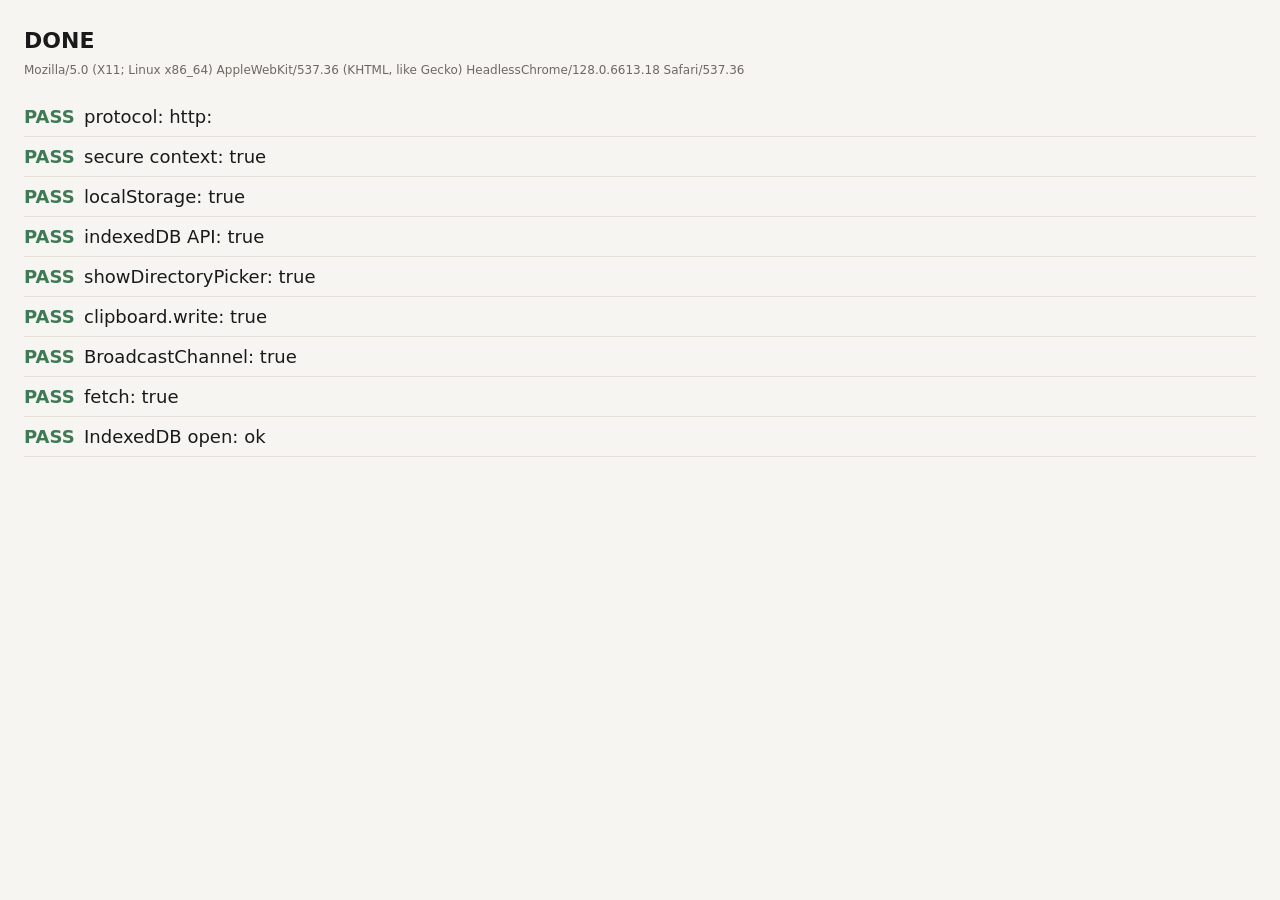
<file: tests/firefox/probe.html>
<!doctype html>
<html lang="en">
<head>
<meta charset="utf-8">
<meta name="viewport" content="width=device-width, initial-scale=1">
<title>Firefox capability probe</title>
<style>
  body{font:16px/1.5 system-ui,sans-serif;margin:24px;background:#f7f5f2;color:#1a1a1a}
  h1{font-size:22px;margin:0 0 4px}
  #ua{color:#6d6961;font-size:12px;margin-bottom:18px}
  ul{list-style:none;padding:0;margin:0;font-size:18px}
  li{padding:6px 0;border-bottom:1px solid #e6e1d8}
  b{display:inline-block;width:60px}
  .ok{color:#3e7a55}.bad{color:#b33324}.wait{color:#a97618}
</style>
</head>
<body>
<h1 id="title">Running…</h1>
<div id="ua"></div>
<ul id="out"></ul>
<script>
(function(){
  "use strict";
  var out = document.getElementById("out");
  function row(label, value, state){
    var li = document.createElement("li");
    var b = document.createElement("b");
    b.textContent = state === "ok" ? "PASS" : state === "bad" ? "FAIL" : "WAIT";
    b.className = state;
    li.appendChild(b);
    li.appendChild(document.createTextNode(label + ": " + value));
    out.appendChild(li);
  }
  function sync(label, fn){
    try{ var v = fn(); row(label, String(v), v ? "ok" : "bad"); }
    catch(e){ row(label, e.name + ": " + e.message, "bad"); }
  }
  document.getElementById("ua").textContent = navigator.userAgent;
  row("protocol", location.protocol, "ok");
  row("secure context", String(window.isSecureContext), window.isSecureContext ? "ok" : "bad");
  sync("localStorage", function(){ localStorage.setItem("__p","1"); var v = localStorage.getItem("__p") === "1"; localStorage.removeItem("__p"); return v; });
  sync("indexedDB API", function(){ return typeof indexedDB === "object"; });
  sync("showDirectoryPicker", function(){ return typeof window.showDirectoryPicker === "function"; });
  sync("clipboard.write", function(){ return !!(navigator.clipboard && navigator.clipboard.write); });
  sync("BroadcastChannel", function(){ return typeof BroadcastChannel === "function"; });
  sync("fetch", function(){ return typeof fetch === "function"; });

  var li = document.createElement("li");
  var b = document.createElement("b"); b.textContent = "WAIT"; b.className = "wait";
  li.appendChild(b); li.appendChild(document.createTextNode("IndexedDB open: …"));
  out.appendChild(li);
  try{
    var req = indexedDB.open("__probe_ff", 1);
    req.onupgradeneeded = function(){ req.result.createObjectStore("s"); };
    req.onsuccess = function(){ req.result.close(); try{ indexedDB.deleteDatabase("__probe_ff"); }catch(e){} try{ localStorage.setItem("__idb_result","ok"); }catch(e){} li.innerHTML = '<b class="ok">PASS</b>IndexedDB open: ok'; document.getElementById("title").textContent = "DONE"; };
    req.onerror = function(){ try{ localStorage.setItem("__idb_result","fail"); }catch(e){} li.innerHTML = '<b class="bad">FAIL</b>IndexedDB open: error'; document.getElementById("title").textContent = "DONE"; };
    setTimeout(function(){ if(li.textContent.indexOf("WAIT") === 0){ try{ localStorage.setItem("__idb_result","timeout"); }catch(e){} li.innerHTML = '<b class="bad">FAIL</b>IndexedDB open: timeout'; document.getElementById("title").textContent = "DONE"; } }, 2500);
  }catch(e){
    li.innerHTML = '<b class="bad">FAIL</b>IndexedDB open: ' + e.name;
    document.getElementById("title").textContent = "DONE";
  }
})();
</script>
<iframe src="http://localhost:8081/slow.html" hidden></iframe>
</body>
</html>
</file>
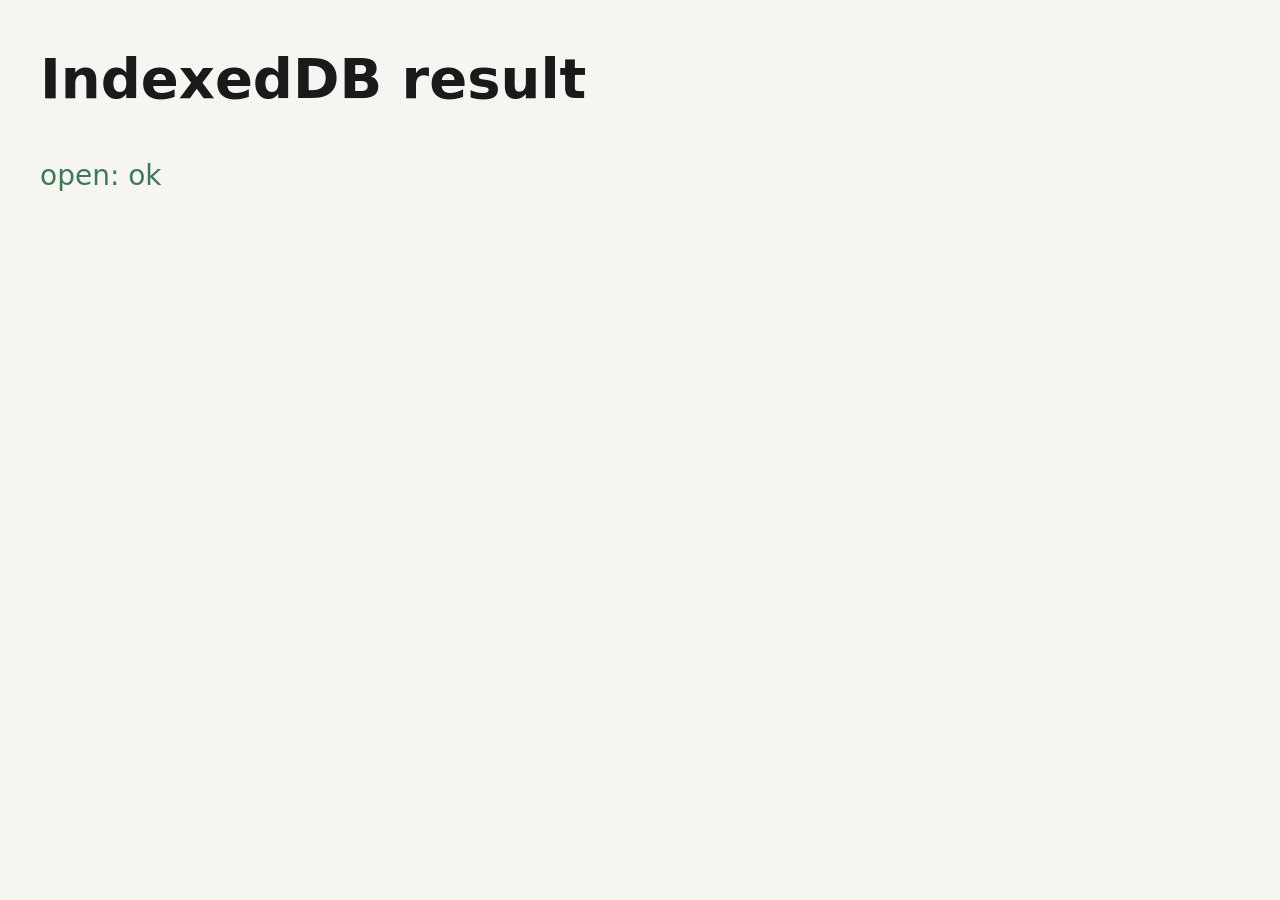
<file: tests/firefox/result.html>
<!doctype html>
<html lang="en">
<head><meta charset="utf-8"><title>Firefox storage result</title>
<style>body{font:28px/1.4 system-ui,sans-serif;margin:40px;background:#f7f5f2;color:#1a1a1a}.ok{color:#3e7a55}.bad{color:#b33324}</style>
</head>
<body>
<h1>IndexedDB result</h1>
<p id="v">reading…</p>
<script>
(function(){
  var value = "missing";
  try{ value = localStorage.getItem("__idb_result") || "missing"; }catch(e){ value = "error:" + e.name; }
  var p = document.getElementById("v");
  p.textContent = "open: " + value;
  p.className = value === "ok" ? "ok" : "bad";
})();
</script>
</body>
</html>
</file>
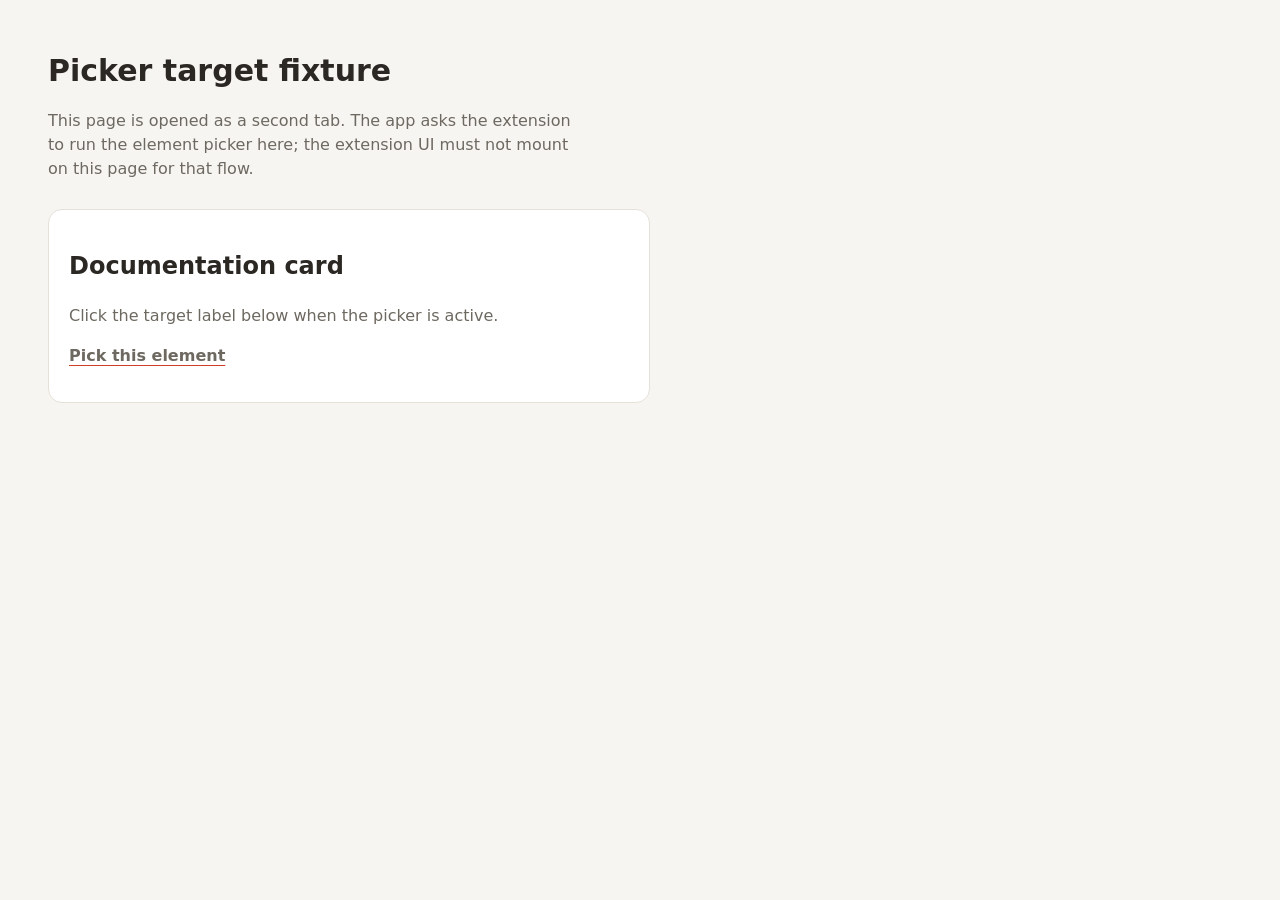
<file: tests/fixtures/picker-target.html>
<!doctype html>
<html lang="en">
<head>
  <meta charset="utf-8">
  <meta name="viewport" content="width=device-width, initial-scale=1">
  <title>Picker target fixture</title>
  <style>
    body{margin:0;padding:48px;font:16px/1.5 system-ui,-apple-system,"Segoe UI",sans-serif;color:#2b2723;background:#f7f5f2}
    h1{font-size:30px;margin:0 0 12px}
    p{max-width:540px;color:#6d6961}
    .card{max-width:560px;margin-top:28px;padding:18px 20px;border:1px solid #e6e1d8;border-radius:14px;background:#fff}
    #pick-target{cursor:pointer;text-decoration:underline;text-decoration-color:#d13e27;text-underline-offset:4px}
  </style>
</head>
<body>
  <h1>Picker target fixture</h1>
  <p>This page is opened as a second tab. The app asks the extension to run the element picker here; the extension UI must not mount on this page for that flow.</p>
  <div class="card">
    <h2>Documentation card</h2>
    <p>Click the target label below when the picker is active.</p>
    <p><strong id="pick-target">Pick this element</strong></p>
  </div>
</body>
</html>
</file>
<file: extension/panel/about.css>
/* Request Ledger - toolbar popup styles.
   Mirrors the panel's warm-paper surface and radii with the shared palette
   values. The popup is a small standalone extension page, so it does not
   load panel.css (that file is scoped to the iframe shell). */
:root {
  color-scheme: light;
  --paper: #f7f5f2;
  --card: #fffdf9;
  --ink: #1a1a1a;
  --ink-2: #3b3833;
  --muted: #6d6961;
  --muted-2: #6b665e;
  --line: #e6e1d8;
  --accent: #d13e27;
  --accent-dark: #b93520;
}
@media (prefers-color-scheme: dark) {
  :root {
    color-scheme: dark;
    --paper: #141310;
    --card: #1c1a16;
    --ink: #f5f1e8;
    --ink-2: #e6e0d5;
    --muted: #b3ada1;
    --muted-2: #a39d91;
    --line: #322f28;
    --accent: #e05a3f;
    --accent-dark: #f0775f;
  }
}
* { box-sizing: border-box; }
html, body { margin: 0; }
body {
  width: 300px;
  background: var(--paper);
  color: var(--ink);
  font: 13px/1.45 "Segoe UI", system-ui, -apple-system, sans-serif;
}
.about {
  margin: 10px;
  padding: 16px;
  background: var(--card);
  border: 1px solid var(--line);
  border-radius: 14px;
  box-shadow: 0 14px 34px rgba(32, 28, 20, 0.14);
}
.about__head {
  display: flex;
  align-items: center;
  gap: 10px;
}
.about__logo {
  border-radius: 9px;
  flex: 0 0 auto;
}
.about__title h1 {
  margin: 0;
  font-size: 15px;
  letter-spacing: -0.01em;
}
.about__version {
  margin: 1px 0 0;
  font-size: 10.5px;
  color: var(--muted-2);
}
.about__desc {
  margin: 12px 0 8px;
  font-size: 11.5px;
  color: var(--ink-2);
}
.about__note {
  margin: 0 0 12px;
  padding: 8px 10px;
  border: 1px solid var(--line);
  border-radius: 9px;
  background: var(--paper);
  font-size: 10.5px;
  color: var(--muted);
}
.about__links {
  display: flex;
  gap: 8px;
  flex-wrap: wrap;
}
.about__links a {
  display: inline-block;
  padding: 5px 10px;
  border: 1px solid var(--line);
  border-radius: 8px;
  color: var(--accent-dark);
  font-size: 11px;
  font-weight: 600;
  text-decoration: none;
}
.about__links a:hover {
  border-color: var(--accent);
  background: rgba(209, 62, 39, 0.08);
  color: var(--accent);
}
.about__links a:focus-visible {
  outline: 2px solid var(--accent);
  outline-offset: 1px;
}
.about__foot {
  display: flex;
  align-items: center;
  gap: 6px;
  margin-top: 14px;
  padding-top: 10px;
  border-top: 1px solid var(--line);
  font-size: 10px;
  color: var(--muted-2);
}
.about__sep { color: var(--line); }
</file>
<file: extension/panel/panel.css>
/* ============================================================
   Request Ledger · canonical design tokens

   Single source of truth for the custom properties shared by the
   single-file web app (src/web/index.template.html) and the
   extension panel (src/panel/styles/*).

   Build integration:
     scripts/build-web.cjs    injects this file where the token marker sits
     scripts/build-panel.cjs  prepends this file to panel.css

   Surface-specific values must not be added here. The panel's few
   intentional differences live in src/styles/panel-overrides.css.

   The dark block is wrapped in @media screen because the web app
   must keep light tokens when printed (the pre-unification dark
   block lived inside the same @media screen block). The panel is
   only ever rendered on screen, so the wrapper is inert there.

   Note: the light --card / --surface values are the web app's
   white; the panel overrides them to its warm paper tone.
   ============================================================ */

:root{
  color-scheme: light;
  --paper:#f7f5f2;
  --paper-2:#f2efe9;
  --card:#ffffff;
  --surface:#ffffff;
  --surface-2:#fbfaf8;
  --surface-3:#fcfbf9;
  --surface-4:#f2efe9;
  --ink:#1a1a1a;
  --ink-2:#3b3833;
  --muted:#6d6961;
  --muted-2:#6b665e;
  --line:#e6e1d8;
  --line-2:#dcd6cb;
  --accent:#d13e27;
  --accent-dark:#b93520;
  --accent-soft:#fbeae5;
  --sage:#6f816a;
  --sage-soft:#edf1e9;
  --sage-deep:#4f614b;
  --amber:#a97618;
  --amber-text:#8a5d0d;
  --amber-soft:#faf1dd;
  --blue:#386b9c;
  --blue-soft:#eaf1f8;
  --violet:#72549f;
  --violet-soft:#f1ecf8;
  --green:#3e7a55;
  --green-soft:#e9f3ec;
  --danger:#b33324;
  --agent-team:#8a5d0d;
  --agent-team-soft:#fbf1d9;
  --agent-backend:#4f7d5b;
  --agent-backend-soft:#e9f2ea;
  --agent-frontend:#1f8f8a;
  --agent-frontend-soft:#e3f5f2;
  --agent-qa:#b23f73;
  --agent-qa-soft:#fbe8f0;
  --agent-security:#b33324;
  --agent-security-soft:#fbe9e6;
  --agent-explorer:#2f6f9a;
  --agent-explorer-soft:#e7f1f8;
  --agent-general:#72549f;
  --agent-general-soft:#f1ecf8;
  --shadow:0 1px 2px rgba(26,26,26,.035),0 10px 30px rgba(32,28,20,.045);
  --shadow-lg:0 18px 50px rgba(32,28,20,.14);
  --radius:16px;
  --mono:"Cascadia Mono","SFMono-Regular",Consolas,"Liberation Mono",monospace;
}

@media screen{
  html[data-theme="dark"]{
    --paper:#141312;
    --paper-2:#171513;
    --card:#1b1917;
    --surface:#1b1917;
    --surface-2:#191715;
    --surface-3:#1d1b18;
    --surface-4:#201e1b;
    --ink:#ede8df;
    --ink-2:#d6cfc4;
    --muted:#b8b0a4;
    --muted-2:#9a9287;
    --line:#35312c;
    --line-2:#454039;
    --accent:#ff5f43;
    --accent-dark:#ff8a72;
    --accent-soft:rgba(255,95,67,.14);
    --sage:#5f7d68;
    --sage-soft:rgba(95,125,104,.18);
    --sage-deep:#9dbfa8;
    --amber:#e0ae5b;
    --amber-text:#e0ae5b;
    --amber-soft:rgba(224,174,91,.14);
    --blue:#86b7e8;
    --blue-soft:rgba(134,183,232,.14);
    --violet:#c0a6ea;
    --violet-soft:rgba(192,166,234,.14);
    --green:#82c49b;
    --green-soft:rgba(130,196,155,.14);
    --danger:#ff8b7a;
    --agent-team:#e0ae5b;
    --agent-team-soft:rgba(224,174,91,.16);
    --agent-backend:#8fbfa6;
    --agent-backend-soft:rgba(143,191,166,.15);
    --agent-frontend:#5fc7c0;
    --agent-frontend-soft:rgba(95,199,192,.15);
    --agent-qa:#e78bb5;
    --agent-qa-soft:rgba(231,139,181,.15);
    --agent-security:#ff8b7a;
    --agent-security-soft:rgba(255,139,122,.15);
    --agent-explorer:#86b7e8;
    --agent-explorer-soft:rgba(134,183,232,.15);
    --agent-general:#c0a6ea;
    --agent-general-soft:rgba(192,166,234,.15);
    --shadow:0 1px 2px rgba(0,0,0,.32),0 12px 32px rgba(0,0,0,.26);
    --shadow-lg:0 18px 50px rgba(0,0,0,.5);
  }
}
/* ============================================================
   Request Ledger · panel-only token overrides

   The extension panel floats above arbitrary host pages. Its card
   and surface tone intentionally use the warm paper colour
   (#f7f5f2) instead of the web app's white (#ffffff), so the panel
   reads as a distinct floating layer even over a white page.

   These are the only shared token names whose values differ
   between the two surfaces. Every other name and value comes from
   src/styles/tokens.css. Keep this file minimal: add a value here
   only when it cannot be unified without changing a surface.

   Ordering: scripts/build-panel.cjs prepends tokens.css and then
   this file, so these :root declarations win over the canonical
   light values. The canonical dark block still wins in dark mode
   because html[data-theme="dark"] has higher specificity.
   ============================================================ */

:root{
  --card:#f7f5f2;
  --surface:#f7f5f2;
}
/* ---------- base ---------- */
*{box-sizing:border-box}
/* shell v3: the iframe canvas is transparent in BOTH themes. `color-scheme`
   lives on `body` so only native form controls are recoloured; the root
   (html) keeps a light scheme so the canvas is never painted dark. */
html,body{height:100%;margin:0;overflow:hidden;background:transparent}
html{font-size:13px;color-scheme:light;background-color:transparent}
html[data-theme="dark"] body{color-scheme:dark}
body{
  position:relative;color:var(--ink);
  font:13px/1.45 -apple-system,BlinkMacSystemFont,"Segoe UI",system-ui,sans-serif;
  -webkit-font-smoothing:antialiased;
}
/* shell v9 · the dock canvas matches the card so open/close never flashes white */
body.role-dock{background:var(--card)}
/* avoid a light flash before storage preferences are applied */
html:not(.is-ready) body{visibility:hidden}
[hidden]{display:none !important}
button{font:inherit;color:inherit;background:none;border:0;padding:0;cursor:pointer}
input{font:inherit;color:inherit}
:focus-visible{outline:2px solid var(--accent);outline-offset:2px;border-radius:6px}
/* Text controls draw focus with their accent border only (never a second
   outline). Component rules below set the actual border color. */
input:focus-visible,
textarea:focus-visible,
select:focus-visible{outline:none;outline-offset:0}

*{scrollbar-width:thin;scrollbar-color:var(--line-2) transparent}
::-webkit-scrollbar{width:9px;height:9px}
::-webkit-scrollbar-track{background:transparent}
::-webkit-scrollbar-thumb{background:var(--line-2);border:2px solid transparent;background-clip:content-box;border-radius:99px}
::-webkit-scrollbar-thumb:hover{background:var(--muted-2);border:2px solid transparent;background-clip:content-box}

/* standalone preview: emulate the iframe width the host gives us */
html.standalone body{width:360px}
html.standalone body.role-dock{width:100px}

/* ---------- shared card ---------- */
/* shell v2: cards are flat — 1px --line border, never a shadow/glow */
.card{
  position:absolute;background:var(--card);color:var(--ink);
  border:1px solid var(--line);
  box-shadow:none;
}

/* ============================================================
   DOCK
   ============================================================ */
.dock-card{
  inset:0;
  border-radius:16px;
  display:flex;flex-direction:column;align-items:center;
  padding:9px 0 8px;
  overflow:hidden;
  user-select:none;-webkit-user-select:none;
  /* collapsed: parked offscreen to the right; closing uses 180ms */
  transform:translateX(100%);
  opacity:0;pointer-events:none;
  transition:
    transform .18s cubic-bezier(.22,.61,.36,1),
    opacity .18s ease;
}
.dock-card.is-open{
  transform:none;opacity:1;pointer-events:auto;
  /* opening uses 220ms (destination state owns the duration) */
  transition:
    transform .22s cubic-bezier(.22,.61,.36,1),
    opacity .22s ease;
}

/* shell v8: active request title marquee, full-width above the folder tools.
   Negative side margins cancel the card padding so the strip reaches both
   edges; overflow:hidden keeps the looping title inside the rail. */
#rl-active-marquee{
  width:100%;height:24px;flex:0 0 24px;
  margin:-9px 0 6px;
  display:flex;align-items:center;
  position:relative;overflow:hidden;
  /* soft edge fades: clipped text dissolves instead of being cut mid-word */
  -webkit-mask-image:linear-gradient(90deg, transparent 0, #000 10px, #000 calc(100% - 10px), transparent 100%);
  mask-image:linear-gradient(90deg, transparent 0, #000 10px, #000 calc(100% - 10px), transparent 100%);
  background:var(--accent-soft);
  background:color-mix(in srgb, var(--accent) 10%, var(--card));
  color:var(--accent-dark);
  border-bottom:1px solid var(--line);
  cursor:grab;touch-action:none;
  user-select:none;-webkit-user-select:none;
  -webkit-tap-highlight-color:transparent;
}
html[data-theme="dark"] #rl-active-marquee{
  background:var(--accent-soft);
}
#rl-active-marquee.is-dragging{cursor:grabbing}
.rl-marquee-track{
  display:block;flex:0 0 auto;
  white-space:nowrap;
  padding:0 2px;
  font-size:9.5px;font-weight:600;line-height:24px;letter-spacing:.01em;
  will-change:transform;
  pointer-events:none;
}

/* rail icon buttons (pin + collapse) now live at the bottom */
.rail-btn{
  width:28px;height:28px;flex:0 0 28px;border-radius:9px;
  display:grid;place-items:center;
  color:var(--muted);
  transition:background-color .16s ease,color .16s ease;
}
.rail-btn:hover{
  color:var(--ink-2);
  background:color-mix(in srgb, var(--accent) 7%, transparent);
  backdrop-filter:blur(6px);
}
.rail-btn.is-on{
  color:var(--accent);
}
.rail-btn.is-on:hover{color:var(--accent)}

/* shell v6: two folder shortcuts pinned to the very top of the rail */
.rail-tools{
  display:flex;align-items:center;justify-content:center;gap:7px;
  width:100%;flex:0 0 auto;margin:0 0 4px;
}
.rail-folder{color:var(--muted-2)}
.rail-folder:hover{color:var(--ink-2)}

/* shell v6: pin + collapse share one 30px pill, each half is 50% wide */
.rail-pair{
  display:flex;align-items:stretch;
  width:100%;height:30px;flex:0 0 30px;
  margin:3px 0 2px;
  border:1px solid var(--line);border-radius:10px;
  background:var(--surface-2);
  overflow:hidden;
}
.rail-pair .rail-btn{
  flex:1 1 50%;width:50%;height:100%;
  border-radius:0;background:transparent;backdrop-filter:none;
}
.rail-pair .rail-btn:hover{
  color:var(--ink-2);
  background:color-mix(in srgb, var(--accent) 7%, transparent);
  backdrop-filter:none;
}
/* the active pin is shown by the icon only (no background) */
.rail-pin{color:var(--muted)}
.rail-pin.is-on{
  color:var(--accent);
  background:transparent;
}
.rail-pin.is-on:hover{
  color:var(--accent);
  background:color-mix(in srgb, var(--accent) 7%, transparent);
}
.rail-pin svg{
  display:block;
  transition:transform .18s ease,color .18s ease;
}
.rail-pin.is-on svg{transform:rotate(30deg)}
/* 1px divider between the utility group and the pin/collapse pair */
.rail-divider{
  width:32px;height:1px;flex:0 0 1px;
  background:var(--line);margin:6px 0 5px;
}

/* ---------- shell v4/v6: full-bleed bottom drag handle ---------- */
/* Negating the card's side and bottom padding makes the hover/active
   background reach the card edges; overflow:hidden clips it to the
   16px rounded corners, so no empty strip is left below the handle. */
#rl-drag{
  width:100%;
  margin:0 0 -8px;
  border-radius:0;
}

/* bottom-most row: horizontal drag handle (host slides the frames) */
#rl-drag{
  height:28px;flex:0 0 28px;
  display:grid;place-items:center;
  color:var(--muted-2);
  cursor:grab;
  touch-action:none;
  user-select:none;-webkit-user-select:none;
  -webkit-tap-highlight-color:transparent;
  transition:background-color .16s ease,color .16s ease;
}
#rl-drag:hover,
#rl-drag:focus-visible,
.dock-card.is-dragging #rl-drag{
  color:var(--ink-2);
  background:color-mix(in srgb, var(--accent) 7%, transparent);
}
.dock-card.is-dragging #rl-drag{cursor:grabbing}
#rl-drag svg{display:block;pointer-events:none}

/* 44×44 launcher, same dock iframe, bottom-right (v3: 80px above the fold) */
.launcher{
  position:absolute;right:20px;bottom:80px;
  width:44px;height:44px;border-radius:50%;
  border:1px solid var(--line);background:var(--card);color:var(--ink-2);
  display:grid;place-items:center;
  opacity:0;transform:scale(.9);pointer-events:none;
  transition:opacity .14s ease,transform .14s ease,background-color .16s ease;
}
.launcher.is-visible{opacity:1;transform:none;pointer-events:auto}
.launcher:hover{
  background:color-mix(in srgb, var(--accent) 7%, var(--card));
  color:var(--ink);
}
.launcher svg{display:block;width:28px;height:28px}
.launcher:active{transform:scale(.97)}

/* shell v3: one-shot hint above the launcher. The dock iframe is 100px
   wide, so the bubble uses the full 88px strip left of/above the launcher. */
.callout{
  position:fixed;right:20px;bottom:136px;width:88px;
  padding:7px 7px 8px;
  display:flex;flex-direction:column;gap:2px;
  border:1px solid var(--line);border-radius:10px;
  background:var(--card);color:var(--ink-2);
  box-shadow:none;cursor:pointer;z-index:2;
  opacity:0;transform:translateY(6px);
  transition:opacity .2s ease,transform .2s ease;
}
.callout.is-visible{opacity:1;transform:none}
.callout-title{
  font-size:9.5px;font-weight:700;line-height:1.2;
  letter-spacing:-.01em;color:var(--ink);
}
.callout-sub{font-size:9px;line-height:1.35;color:var(--muted-2)}
/* tail toward the launcher below */
.callout::after{
  content:"";position:absolute;right:18px;bottom:-5px;
  width:9px;height:9px;background:var(--card);
  border-right:1px solid var(--line);border-bottom:1px solid var(--line);
  transform:rotate(45deg);
}

/* persistent storage-failure banner (Phase 9) */
.storage-banner{
  margin:0 13px 8px;padding:6px 9px;
  border:1px solid var(--danger);border-radius:8px;
  background:var(--accent-soft);color:var(--danger);
  font-size:10px;font-weight:700;line-height:1.3;text-align:center;
}
.dock-card .storage-banner{
  width:100%;margin:0 0 6px;padding:3px 4px;border-radius:6px;
  font-size:6.5px;line-height:1.15;letter-spacing:0;
  max-height:36px;overflow:hidden;
}

.g{display:flex;flex-direction:column;align-items:center;gap:2px;width:100%}
.grow{flex:1 0 0;min-height:0}
.sep{width:24px;height:1px;flex:0 0 1px;background:var(--line);margin:5px 0}

.item{
  width:100%;height:30px;max-height:30px;
  padding:0 8px;border-radius:0;
  display:flex;flex-direction:row;align-items:center;gap:8px;
  position:relative;overflow:hidden;
  color:var(--muted);background:transparent;
  font-size:9.5px;font-weight:600;line-height:1.1;letter-spacing:.01em;
  transition:
    color .14s ease,
    background-color .16s ease,
    backdrop-filter .16s ease,
    opacity .16s ease,
    transform .2s ease,
    max-height .2s ease,
    padding .2s ease,
    margin .2s ease;
}
.item svg{display:block;flex:0 0 auto;width:15px;height:15px;opacity:.9}
/* hover reveals a soft background; the border never changes */
.item:hover{
  color:var(--ink-2);
  background:rgba(209,62,39,.07);
  background:color-mix(in srgb, var(--accent) 7%, transparent);
  backdrop-filter:blur(6px);
}
/* the active section is ordered to the top without moving the DOM node */
.g--main .item.is-current{order:-1}
.item .item-label{
  display:block;min-width:0;max-width:100%;
  white-space:nowrap;overflow:hidden;text-overflow:ellipsis;
}
.item .n{
  margin-left:auto;flex:0 0 auto;
  font-family:var(--mono);font-size:7.5px;font-weight:600;
  color:var(--muted-2);font-variant-numeric:tabular-nums;
}
/* shell v9: counters are only rendered in the host hover card */
.dock-card .item .n{display:none}

/* primary actions are distinguished by colour only */
.item--primary{color:var(--accent-dark)}
.item--primary:hover{color:var(--accent)}
.item--ready{color:var(--sage-deep)}
.item--ready:hover{color:var(--sage-deep)}
.item--quiet{color:var(--muted-2)}

/* shell v10: Hazır + İptal side by side under a divider (compose rail) */
.rail-divider--compose{width:100%;margin:5px 0 4px}
.rail-compose-pair{
  display:flex;align-items:center;gap:4px;
  width:100%;padding:0 5px;
}
.rail-compose-pair .item{
  flex:1 1 0;min-width:0;height:28px;max-height:28px;
  padding:0 3px;justify-content:center;
}
.rail-compose-pair .item .item-label{text-align:center}
.dock-card.is-section-open .rail-divider--compose{
  height:0;flex-basis:0;margin:0;opacity:0;overflow:hidden;
}

/* shell v10 §21: the active rail item is only tinted; the orange span is gone */
.item.is-current{
  overflow:visible;
  background:var(--accent-soft);
  color:var(--accent-dark);
}
.item.is-current svg{opacity:1}

/* section open: collapse every non-active item in the TOP group only.
   `is-section-open` is separate from the rail's `is-open` so opening the
   rail never collapses the idle layout. Nodes stay in flow (no display:none)
   so max-height/opacity/transform transition in both directions. */
.dock-card.is-section-open .g--main .item:not(.is-current){
  opacity:0;transform:translateY(-8px);
  max-height:0;padding-top:0;padding-bottom:0;margin-top:-2px;
  pointer-events:none;
}
.dock-card.is-section-open .g--main{gap:0}

/* ============================================================
   FLYOUT
   ============================================================ */
.flyout-card{
  left:16px;top:16px;width:330px;
  border-radius:15px;
  display:flex;flex-direction:column;
  /* the host animates this iframe (opacity + translateX); the card itself
     stays stable so the two motions never double up */
  --arrow-y:20px;
}

/* arrow pointing at the dock; --arrow-y comes from RL_FLYOUT_GEOMETRY */
.flyout-card::after{
  content:"";position:absolute;right:-6px;top:var(--arrow-y,20px);width:11px;height:11px;
  background:var(--card);border-right:1px solid var(--line);border-top:1px solid var(--line);
  transform:rotate(45deg);border-radius:2px;z-index:2;
}

.fo-top{
  display:flex;align-items:center;gap:7px;
  padding:12px 13px 10px;flex:0 0 auto;
}
.fo-top b{
  font-size:12.5px;font-weight:600;letter-spacing:-.01em;
  min-width:0;overflow:hidden;text-overflow:ellipsis;white-space:nowrap;
}
.fo-top .id{
  font-family:var(--mono);font-size:9px;color:var(--muted-2);
  background:var(--paper);border:1px solid var(--line);border-radius:5px;
  padding:1px 5px;flex:0 0 auto;font-variant-numeric:tabular-nums;
}
.fo-top .x{
  margin-left:auto;width:22px;height:22px;flex:0 0 22px;
  border-radius:6px;display:grid;place-items:center;
  color:var(--muted-2);font-size:14px;line-height:1;
}
.fo-top .x:hover{background:var(--paper);color:var(--ink)}

/* body wrapper anchors the floating toast; the scroller itself keeps scrolling */
.fo-body-wrap{
  position:relative;
  display:flex;flex-direction:column;
  flex:0 1 auto;min-height:0;max-height:380px;
}
.fo-body{
  padding:0 13px 12px;
  flex:1 1 auto;min-height:0;
  overflow:auto;overscroll-behavior:contain;
}
.fo-foot{
  position:relative;
  display:flex;align-items:center;gap:7px;
  padding:10px 13px;min-height:50px;flex:0 0 auto;
  border-top:1px solid var(--line);
  background:var(--surface-2);
  border-radius:0 0 15px 15px;
}
/* fade the last rows into the footer when the body can scroll */
.flyout-card.is-scrollable .fo-foot::before{
  content:"";position:absolute;left:0;right:0;top:-14px;height:14px;
  background:linear-gradient(to bottom,rgba(255,255,255,0),var(--surface-2));
  pointer-events:none;z-index:2;
}
html[data-theme="dark"] .flyout-card.is-scrollable .fo-foot::before{
  background:linear-gradient(to bottom,rgba(27,25,23,0),var(--surface-2));
}
.hint{
  font-size:9px;color:var(--muted-2);margin-right:auto;white-space:nowrap;
}

/* ---------- buttons ---------- */
.btn{
  height:30px;padding:0 11px;border-radius:8px;
  border:1px solid var(--line);background:var(--card);
  font-size:10.5px;font-weight:600;color:var(--ink-2);
  white-space:nowrap;
  transition:background-color .14s,border-color .14s,color .14s,opacity .14s;
}
.btn:hover{border-color:var(--line-2);background:var(--paper)}
.btn--icon{
  width:30px;min-width:30px;height:30px;padding:0;
  display:inline-grid;place-items:center;
}
.btn--icon svg{display:block}
.btn--with-icon{display:inline-flex;align-items:center;gap:5px}
.btn-ic{display:inline-flex;align-items:center;justify-content:center}
.btn--primary{background:var(--accent);border-color:var(--accent);color:#fff}
.btn--primary:hover{background:var(--accent-dark);border-color:var(--accent-dark);color:#fff}
html[data-theme="dark"] .btn--primary:not(:disabled){color:#17130f}
html[data-theme="dark"] .btn--primary:not(:disabled):hover{color:#17130f}
.btn:disabled,.btn[disabled]{
  opacity:.45;cursor:not-allowed;
  background:var(--card);border-color:var(--line);color:var(--muted-2);
}

/* ---------- form shell ---------- */
.lbl{
  display:block;font-size:8.5px;letter-spacing:.1em;text-transform:uppercase;
  color:var(--muted-2);font-weight:700;margin:10px 0 5px;
}
.lbl:first-child{margin-top:0}

.tygrid{display:grid;grid-template-columns:repeat(3,1fr);gap:5px}
.ty{
  position:relative;
  height:30px;padding:0 14px;
  border:1px solid var(--line-2);border-radius:8px;background:var(--surface-2);
  display:flex;align-items:center;justify-content:center;gap:0;
  font-size:9.5px;font-weight:600;color:var(--ink-2);
  white-space:nowrap;overflow:hidden;
  transition:border-color .14s,background-color .14s,color .14s;
}
.ty > .dot{
  position:absolute;left:8px;top:50%;transform:translateY(-50%);
}
.ty span{overflow:hidden;text-overflow:ellipsis}
.ty:hover{border-color:var(--muted-2)}
.ty.on{background:var(--accent-soft);border-color:var(--accent);color:var(--accent-dark)}
.dot{width:6px;height:6px;border-radius:50%;flex:0 0 6px}
.dot--feature{background:var(--sage)}
.dot--update{background:var(--blue)}
.dot--remove{background:var(--accent)}
.dot--design{background:var(--amber)}
.dot--question{background:var(--violet)}
.dot--bug{background:var(--danger)}

.prio{display:flex;gap:5px}
.pr{
  flex:1;height:28px;
  border:1px solid var(--line-2);border-radius:8px;background:var(--surface-2);
  font-size:10px;font-weight:600;color:var(--muted);
  display:grid;place-items:center;
  transition:border-color .14s,background-color .14s,color .14s;
}
.pr:hover{border-color:var(--muted-2)}
.pr.on{background:var(--accent-soft);border-color:var(--accent);color:var(--accent-dark)}
/* shell v10: selected priority colours — low gray, normal orange, high yellow,
   critical bright red (each with a dark-theme variant) */
.pr.on[data-priority="low"]{
  background:#efece7;border-color:#b9b2a6;color:#514c44;
}
.pr.on[data-priority="normal"]{
  background:var(--accent-soft);border-color:var(--accent);color:var(--accent-dark);
}
.pr.on[data-priority="high"]{
  background:#faf1dd;border-color:#a97618;color:#8a5d0d;
}
.pr.on[data-priority="critical"]{
  background:#fbe4e1;border-color:#e01b1b;color:#b31212;
}
html[data-theme="dark"] .pr.on[data-priority="low"]{
  background:rgba(184,176,164,.14);border-color:#7a746a;color:#ddd6cb;
}
html[data-theme="dark"] .pr.on[data-priority="high"]{
  background:rgba(224,174,91,.16);border-color:#e0ae5b;color:#f2cf8f;
}
html[data-theme="dark"] .pr.on[data-priority="critical"]{
  background:rgba(255,59,48,.18);border-color:#ff4b3e;color:#ff9d94;
}

/* compact type/priority summary in page / desc */
.tp-wrap{position:relative;margin:2px 0 4px}
.tp-summary{
  display:flex;align-items:center;gap:6px;width:100%;
  padding:5px 8px;border:1px solid var(--line);border-radius:8px;
  background:var(--surface-2);text-align:left;
  font-size:9.5px;font-weight:600;color:var(--ink-2);
  transition:border-color .14s,background-color .14s;
}
.tp-summary:hover{border-color:var(--line-2);background:var(--paper)}
.tp-summary .dot{width:6px;height:6px;flex:0 0 6px}
.tp-label{
  min-width:0;overflow:hidden;text-overflow:ellipsis;white-space:nowrap;
}
.tp-caret{margin-left:auto;color:var(--muted-2);font-size:9px;flex:0 0 auto}
.tp-pop{
  position:absolute;left:0;right:0;top:calc(100% + 4px);z-index:5;
  padding:8px 9px 9px;
  border:1px solid var(--line-2);border-radius:10px;
  background:var(--card);box-shadow:var(--shadow-lg);
}
.tp-pop-title{
  margin:6px 0 4px;font-size:8px;letter-spacing:.1em;text-transform:uppercase;
  color:var(--muted-2);font-weight:700;
}
.tp-pop-title:first-child{margin-top:0}
.tp-pop .ty{height:26px;font-size:9px}
.tp-pop .pr{height:25px;font-size:9.5px}

.fld{
  width:100%;height:34px;padding:0 10px;
  border:1px solid var(--line-2);border-radius:8px;
  background:var(--surface-2);color:var(--ink);
  font-size:11.5px;outline:none;
}
.fld::placeholder{color:var(--muted-2)}
.fld:focus{border-color:var(--accent);background:var(--card)}
/* shell v6: focus is a single accent border, never an extra outline */
.fld:focus-visible{outline:none}

/* ---------- placeholder body ---------- */
.ph-block{
  margin-top:2px;
  border:1px dashed var(--line-2);border-radius:9px;
  background:var(--surface-2);padding:12px;
  display:flex;flex-direction:column;align-items:flex-start;gap:9px;
}
.ph-text{margin:0;font-size:11px;line-height:1.5;color:var(--ink-2)}
.soon{
  font-size:9px;font-weight:700;letter-spacing:.04em;
  color:var(--muted-2);background:var(--paper);
  border:1px solid var(--line);border-radius:99px;padding:2px 8px;
  opacity:.82;cursor:default;
}
.soon:disabled,.soon[disabled]{cursor:default;opacity:.82}

/* ---------- list empty state ---------- */
.empty{
  display:flex;flex-direction:column;align-items:center;justify-content:center;
  gap:5px;padding:24px 0 16px;text-align:center;
}
.empty-ic{
  width:34px;height:34px;border-radius:10px;margin-bottom:3px;
  border:1px solid var(--line);background:var(--paper);
  display:grid;place-items:center;color:var(--muted-2);
}
.empty b{font-size:12px;font-weight:600;color:var(--ink-2)}
.empty-sub{font-size:10px;color:var(--muted-2)}

/* ============================================================
   PHASE 2 — compose flow
   ============================================================ */

/* ---------- save indicator ---------- */
.savestate{
  flex:0 0 auto;
  max-width:58px;
  margin:4px 0 2px;
  font-size:6.8px;line-height:1.15;font-weight:600;
  letter-spacing:.01em;text-align:center;
  color:var(--muted-2);
  white-space:nowrap;overflow:hidden;text-overflow:ellipsis;
  transition:color .14s ease,opacity .35s ease;
}
.savestate[data-state="saving"]{color:var(--amber-text)}
.savestate.is-faded{opacity:0}
.fo-foot .savestate{
  max-width:none;margin:0 2px 0 0;
  font-size:9px;font-weight:500;letter-spacing:0;
  text-align:right;
}

/* required-but-not-relevant dock item */
.item.is-dim{opacity:.42}
.item.is-dim:hover{opacity:.62}

/* ---------- flyout body content ---------- */
.sec-scroll{display:block;min-height:0;padding-bottom:20px}
/* shell v6: combined detail separates the page block from the description */
.detail-sep{height:1px;background:var(--line);margin:12px 0 4px}
/* a visible toast needs room at the scroll end so it never hides the last field */
.flyout-card.is-toasting .sec-scroll{padding-bottom:60px}
/* the scroller is cut by the footer: a 1px divider, never a shadow */
.notice{
  margin:6px 0 0;padding:8px 9px;
  border:1px solid var(--line);border-radius:8px;
  background:var(--surface-2);
  font-size:10.5px;line-height:1.45;color:var(--ink-2);
}
.notice-sub{margin:4px 0 0;font-size:9.5px;line-height:1.4;color:var(--muted-2)}
.block{
  margin-top:9px;padding:8px 9px 9px;
  border:1px solid var(--line);border-radius:9px;
  background:var(--surface-3);
}
.block-head{
  display:flex;align-items:baseline;gap:6px;
  margin-bottom:6px;
}
.block-head--actions{align-items:center}
.block-head-actions{
  margin-left:auto;display:flex;align-items:center;gap:6px;flex:0 0 auto;
}
.block-head-actions .counter{margin-left:0}
/* shell v11 §4: 34px section controls with a centred 18px icon */
.block .block-head .block-action{
  width:34px;min-width:34px;height:34px;padding:0;margin:0;
  display:inline-grid;place-items:center;
}
.block .block-head .block-action svg{width:18px;height:18px;display:block}
.block-title{
  font-size:8.5px;letter-spacing:.1em;text-transform:uppercase;
  color:var(--muted-2);font-weight:700;
}
.counter{
  margin-left:auto;
  font-family:var(--mono);font-size:8.5px;font-weight:600;
  color:var(--muted-2);font-variant-numeric:tabular-nums;
}

.textarea{
  width:100%;padding:7px 9px;resize:vertical;
  border:1px solid var(--line-2);border-radius:8px;
  background:var(--surface-2);color:var(--ink);
  font:inherit;font-size:11px;line-height:1.45;outline:none;
  min-height:44px;
}
.textarea::placeholder{color:var(--muted-2)}
.textarea:focus{border-color:var(--accent);background:var(--card)}
.textarea:focus-visible{outline:none}
.fld:disabled,.textarea:disabled{
  opacity:.66;cursor:not-allowed;background:var(--surface-4);
}

.is-invalid{border-color:var(--accent) !important;background:var(--accent-soft) !important}
.field-hint{
  margin-top:5px;font-size:9.5px;line-height:1.4;color:var(--danger);
}

/* ---------- cancel mini-confirm ---------- */
.mini-confirm{
  margin:4px 0 6px;padding:9px;
  border:1px solid var(--accent);border-radius:9px;
  background:var(--accent-soft);
}
.mc-text{margin:0;font-size:11px;font-weight:700;color:var(--accent-dark)}
.mc-sub{margin:2px 0 8px;font-size:9.5px;line-height:1.4;color:var(--ink-2)}
.mc-actions{display:flex;flex-wrap:wrap;gap:5px}
.btn--danger{color:var(--danger);border-color:var(--danger)}
.btn--danger:hover{background:var(--accent-soft);border-color:var(--danger);color:var(--danger)}
/* shell v11 §8: delete sits at the far left of the detail footer */
.btn--foot-delete{order:-1}
/* shell v11 §12: previous planning step also anchors the footer's left edge */
.btn--stage-back{
  order:-1;display:inline-flex;align-items:center;gap:5px;
  color:var(--accent);border-color:var(--accent);background:var(--accent-soft);
}
.btn--stage-back:hover{border-color:var(--accent-dark);color:var(--accent-dark);background:var(--accent-soft)}

/* phase-8 stubs */
.stub{
  display:inline-flex;align-items:center;justify-content:center;
  margin-top:5px;height:24px;padding:0 8px;
  border:1px dashed var(--line-2);border-radius:7px;
  background:transparent;color:var(--muted-2);
  font-size:9px;font-weight:600;white-space:nowrap;
  opacity:.75;cursor:not-allowed;
}

/* ---------- phase 8: screenshot + element picker ---------- */
.img-actions{
  display:flex;align-items:center;gap:6px;flex-wrap:wrap;
  margin-top:5px;
}
.img-actions .btn{height:24px;padding:0 8px;font-size:9px;margin-top:0}
.pick-row{display:flex;align-items:center;gap:6px;flex-wrap:wrap;margin-top:5px}
.pick-row .btn{height:26px;padding:0 9px;font-size:9.5px}
.console-actions{display:flex;align-items:center;gap:6px;flex-wrap:wrap;margin-top:6px}
.console-actions .btn{height:26px;padding:0 9px;font-size:9.5px}
.capture-status{
  display:inline-flex;align-items:center;gap:5px;
  font-size:9px;font-weight:600;color:var(--muted-2);
}
.capture-status:not([hidden])::before{
  content:"";width:5px;height:5px;border-radius:50%;
  background:var(--accent);flex:0 0 5px;
}

/* shared tab picker popover, anchored over the flyout card */
.tab-picker{
  position:absolute;inset:0;z-index:20;
  display:flex;flex-direction:column;
  border-radius:15px;overflow:hidden;
  background:var(--card);
  animation:tabpicker-in .16s ease-out;
}
@keyframes tabpicker-in{
  from{opacity:0;transform:translateY(4px)}
  to{opacity:1;transform:none}
}
.tab-picker-head{
  display:flex;align-items:flex-start;gap:8px;
  padding:13px 13px 8px;flex:0 0 auto;
}
.tab-picker-title{
  min-width:0;font-size:11.5px;font-weight:600;line-height:1.35;color:var(--ink);
}
.tab-picker-x{
  margin-left:auto;width:22px;height:22px;flex:0 0 22px;
  border-radius:6px;display:grid;place-items:center;
  color:var(--muted-2);font-size:14px;line-height:1;
}
.tab-picker-x:hover{background:var(--paper);color:var(--ink)}
.tab-picker-status{
  padding:0 13px 8px;font-size:9.5px;line-height:1.4;color:var(--muted-2);
}
.tab-picker-list{
  flex:1 1 auto;min-height:0;overflow:auto;
  padding:0 8px 8px;display:flex;flex-direction:column;gap:3px;
  overscroll-behavior:contain;
}
.tab-row{
  display:flex;align-items:center;gap:8px;width:100%;
  padding:7px 8px;border:1px solid transparent;border-radius:8px;
  text-align:left;color:var(--ink-2);background:transparent;
  transition:background-color .14s,border-color .14s;
}
.tab-row:hover,.tab-row:focus-visible{background:var(--surface-2);border-color:var(--line)}
.tab-row.is-active{background:var(--accent-soft)}
.tab-fav{
  width:16px;height:16px;flex:0 0 16px;border-radius:4px;
  display:grid;place-items:center;overflow:hidden;
  background:var(--paper);border:1px solid var(--line);
}
.tab-fav img{display:block;width:14px;height:14px;object-fit:contain}
.tab-dot{width:6px;height:6px;border-radius:50%;background:var(--muted-2)}
.tab-text{
  flex:1 1 auto;min-width:0;
  display:flex;flex-direction:column;gap:1px;
}
.tab-title{
  font-size:10.5px;font-weight:600;color:var(--ink-2);
  white-space:nowrap;overflow:hidden;text-overflow:ellipsis;
}
.tab-url{
  font-size:8.5px;color:var(--muted-2);
  white-space:nowrap;overflow:hidden;text-overflow:ellipsis;
}
.tab-here{
  flex:0 0 auto;padding:2px 6px;border-radius:99px;
  background:var(--accent-soft);color:var(--accent-dark);
  font-size:7.5px;font-weight:700;letter-spacing:.03em;text-transform:uppercase;
  white-space:nowrap;
}
.tab-picker-empty{
  padding:14px 13px;font-size:10.5px;line-height:1.45;
  color:var(--muted-2);text-align:center;
}
.tab-picker-foot{
  flex:0 0 auto;display:flex;justify-content:flex-end;
  padding:10px 13px;border-top:1px solid var(--line);
  background:var(--surface-2);
}

/* ---------- images ---------- */
.thumbs{
  display:grid;grid-template-columns:repeat(4,1fr);gap:5px;
  padding:2px;border:1px dashed transparent;border-radius:8px;
  transition:border-color .14s,background-color .14s;
}
.thumbs.is-over{border-color:var(--accent);background:var(--accent-soft)}
.thumb{
  position:relative;aspect-ratio:1/1;border-radius:7px;overflow:hidden;
  border:1px solid var(--line);background:var(--surface-4);
  cursor:zoom-in;
}
.thumb:focus-visible{outline:2px solid var(--accent);outline-offset:1px}
.thumb img{display:block;width:100%;height:100%;object-fit:cover}
.thumb.is-missing img{display:none}
.thumb.is-loading{cursor:default}
.thumb.is-loading img{display:none}
.thumb.is-loading .thumb-loading{
  position:absolute;inset:0;display:grid;place-items:center;padding:4px;
  text-align:center;font-size:8.5px;line-height:1.3;color:var(--muted-2);
}
.thumb.is-missing::before{
  content:"×";position:absolute;inset:0;display:grid;place-items:center;
  color:var(--muted-2);font-size:15px;
}
.thumb-del{
  position:absolute;top:2px;right:2px;
  width:16px;height:16px;border-radius:50%;
  display:grid;place-items:center;
  background:rgba(20,19,18,.72);color:#fff;
  font-size:11px;line-height:1;cursor:pointer;
}
.thumb-del:hover{background:var(--accent)}
.thumb-del:disabled{opacity:.4;cursor:not-allowed}
.thumb-add{
  display:grid;place-items:center;
  aspect-ratio:1/1;border-radius:7px;
  border:1px dashed var(--line-2);background:var(--surface-2);
  color:var(--muted-2);font-size:16px;font-weight:700;
}
.thumb-add:hover{border-color:var(--muted-2);color:var(--ink-2)}
.thumb-add:disabled{opacity:.4;cursor:not-allowed}
/* empty state: the dropzone itself is the only affordance */
.img-drop{
  grid-column:1/-1;
  display:flex;flex-direction:column;align-items:center;justify-content:center;
  gap:3px;padding:13px 8px;text-align:center;
  border-radius:8px;border:1px dashed var(--line-2);background:var(--surface-2);
  color:var(--ink-2);
  transition:border-color .14s,background-color .14s,color .14s;
}
.img-drop:hover{border-color:var(--muted-2);background:var(--paper)}
.img-drop.is-over{border-color:var(--accent);background:var(--accent-soft)}
.img-drop-ic{display:flex;color:var(--muted-2)}
.img-drop b{font-size:10.5px;font-weight:600;color:var(--ink-2)}
.img-drop-hint{font-size:8.5px;color:var(--muted-2)}
.img-drop:disabled{opacity:.5;cursor:not-allowed}
.img-drop:disabled:hover{border-color:var(--line-2);background:var(--surface-2)}
.dz-hint{
  margin-top:5px;font-size:8.5px;line-height:1.3;color:var(--muted-2);
}
.block .btn--small{margin-top:6px}
.hidden-input{display:none !important}

/* ---------- in-panel image preview (shell v14) ----------
   The image is rendered here and never leaves the extension origin. The
   backdrop/close-button language is the former host modal's, rebuilt with
   the panel tokens; the host only enlarges this document to a centred
   rectangle (RL_FLYOUT_PREVIEW). */
html.is-image-preview .flyout-card{visibility:hidden}
.image-preview{
  position:fixed;inset:0;z-index:40;
  display:flex;align-items:center;justify-content:center;
  padding:16px;
  background:rgba(12,10,9,.72);
  animation:image-preview-in .16s ease-out;
}
.image-preview__stage{
  position:relative;
  display:flex;align-items:center;justify-content:center;
  max-width:100%;max-height:100%;
  line-height:0;
}
.image-preview__img{
  display:block;width:auto;height:auto;
  max-width:100%;max-height:100%;
  border-radius:8px;background:var(--card);
  box-shadow:var(--shadow-lg);
  pointer-events:none;
}
.image-preview__x{
  position:absolute;top:8px;right:8px;
  width:30px;height:30px;border-radius:50%;
  display:grid;place-items:center;
  border:1px solid var(--line);background:var(--card);color:var(--ink);
  font-size:17px;font-weight:600;line-height:1;
  box-shadow:var(--shadow);
}
.image-preview__x:hover{background:var(--paper);color:var(--ink)}
@keyframes image-preview-in{
  from{opacity:0}
  to{opacity:1}
}

/* ---------- attachments ---------- */
.file-thumbs{margin-top:4px}
.file-drop{padding:13px 8px}
.file-drop .btn{margin-top:6px}
.file-drop .img-drop-hint{max-width:100%;line-height:1.35}
.attachlist{display:flex;flex-direction:column;gap:4px}
.attachitem{
  display:flex;align-items:center;gap:6px;
  padding:4px 6px;border:1px solid var(--line);border-radius:7px;
  background:var(--surface-2);
}
.attachitem__body{display:flex;flex-direction:column;min-width:0;flex:1 1 auto}
.attachitem__body b{
  font-size:9.5px;font-weight:600;color:var(--ink-2);
  overflow:hidden;text-overflow:ellipsis;white-space:nowrap;
}
.attachitem__body small{font-size:8.5px;color:var(--muted-2)}
.attachitem .thumb-del{position:static;flex:0 0 16px}

/* ---------- list ---------- */
.list-body{display:flex;flex-direction:column}

/* sticky progress strip */
.list-progress{
  position:sticky;top:-1px;z-index:3;
  display:block;width:100%;margin:-1px 0 8px;
  padding:8px 2px 7px;
  background:var(--card);
  text-align:left;
}
.list-progress:disabled{opacity:.6;cursor:default}
.lp-top{display:flex;align-items:baseline;gap:6px}
.lp-text{font-size:10px;font-weight:700;color:var(--ink-2)}
.lp-missing{
  margin-left:auto;font-size:8.5px;font-weight:600;
  color:var(--amber-text);
}
.list-progress.is-complete .lp-missing{color:var(--sage-deep)}
.lp-bar{
  display:block;height:3px;margin-top:5px;border-radius:99px;
  background:var(--paper-2);overflow:hidden;
}
.lp-bar i{
  display:block;height:100%;width:0;border-radius:99px;
  background:var(--sage);
  transition:width .25s ease;
}
.list-progress.is-complete .lp-bar i{background:var(--green)}

/* search + filters */
.list-tools{display:flex;flex-direction:column;gap:7px;margin-bottom:7px}
.searchbox{position:relative}
.searchbox .fld{height:30px;padding-left:28px;font-size:10.5px}
.searchbox-ic{
  position:absolute;left:9px;top:50%;transform:translateY(-50%);
  display:flex;color:var(--muted-2);pointer-events:none;
}
.lfchips{display:flex;flex-wrap:wrap;gap:4px}
.lfchip{
  height:22px;padding:0 7px;
  display:inline-flex;align-items:center;gap:4px;
  border:1px solid var(--line);border-radius:99px;
  background:var(--surface-2);color:var(--muted);
  font-size:8.5px;font-weight:600;white-space:nowrap;
  transition:background-color .14s,border-color .14s,color .14s;
}
.lfchip:hover{border-color:var(--line-2);color:var(--ink-2)}
.lfchip.is-active{background:var(--accent-soft);border-color:var(--accent);color:var(--accent-dark)}
.lfchip .n{
  font-family:var(--mono);font-size:7.5px;font-weight:600;
  color:var(--muted-2);font-variant-numeric:tabular-nums;
}
.lfchip.is-active .n{color:var(--accent-dark)}
.list-row2{display:flex;align-items:center;gap:6px}
/* shell v11 §6: themed status dropdown in the list controls row */
.list-status-sel{width:auto;flex:0 0 auto;min-width:148px;max-width:190px}
.list-status-sel .sel-btn{height:30px;font-size:10px}
.list-status-sel .sel-pop{width:100%}
.fld--select{
  height:26px;padding:0 6px;flex:0 0 116px;
  font-size:9.5px;cursor:pointer;
}
.list-count{
  margin-left:auto;font-family:var(--mono);
  font-size:8.5px;color:var(--muted-2);
  white-space:nowrap;font-variant-numeric:tabular-nums;
}

/* grouped rows */
.reqgroups{display:flex;flex-direction:column;gap:9px}
.tgroup{display:flex;flex-direction:column;gap:4px}
.tgroup-head{display:flex;align-items:center;gap:6px;padding:0 1px}
.tgroup-head .dot{width:7px;height:7px;flex:0 0 7px}
.tgroup-head h4{
  margin:0;font-size:8.5px;letter-spacing:.09em;text-transform:uppercase;
  color:var(--muted-2);font-weight:700;
}
.tgroup-count{
  margin-left:auto;font-family:var(--mono);font-size:8px;
  color:var(--muted-2);font-variant-numeric:tabular-nums;
}
.rrow{
  position:relative;display:flex;align-items:flex-start;gap:5px;
  width:100%;padding:6px;border:1px solid var(--line);border-radius:9px;
  background:var(--surface-2);
  transition:border-color .14s,background-color .14s;
}
.rrow:hover{border-color:var(--line-2);background:var(--paper)}
.rrow.is-highlight{border-color:var(--sage);background:var(--sage-soft)}
.rrow-main{
  display:flex;align-items:flex-start;gap:6px;
  flex:1 1 auto;min-width:0;text-align:left;
}
.rtick{
  flex:0 0 15px;width:15px;height:15px;margin-top:1px;
  border-radius:50%;border:1.5px solid var(--line-2);
  display:flex;align-items:center;justify-content:center;
  font-size:9px;font-weight:700;line-height:1;color:transparent;
  background:var(--card);
}
.rrow--ready .rtick{background:var(--green);border-color:var(--green);color:var(--card)}
.rrow-text{display:flex;flex-direction:column;gap:2px;min-width:0;flex:1 1 auto}
.rrow-top{display:flex;align-items:center;gap:5px;min-width:0}
.rrow-id{
  font-family:var(--mono);font-size:8px;color:var(--muted-2);
  font-variant-numeric:tabular-nums;flex:0 0 auto;
}
.rtag{
  padding:1px 5px;border-radius:99px;border:1px solid transparent;
  font-size:7.5px;font-weight:700;line-height:1.35;
  white-space:nowrap;overflow:hidden;text-overflow:ellipsis;max-width:96px;
}
.rtag--feature{color:var(--sage-deep);background:var(--sage-soft)}
.rtag--update{color:var(--blue);background:var(--blue-soft)}
.rtag--remove{color:var(--accent-dark);background:var(--accent-soft)}
.rtag--design{color:var(--amber-text);background:var(--amber-soft)}
.rtag--question{color:var(--violet);background:var(--violet-soft)}
.rtag--bug{color:var(--danger);background:var(--accent-soft)}
.rrow-title{
  font-size:10.5px;font-weight:600;line-height:1.3;color:var(--ink);
  display:-webkit-box;-webkit-line-clamp:2;-webkit-box-orient:vertical;
  overflow:hidden;word-break:break-word;
}
.rrow-meta{
  font-size:8.5px;line-height:1.35;color:var(--muted-2);
  overflow:hidden;text-overflow:ellipsis;white-space:nowrap;
}
.rrow-more{
  flex:0 0 18px;width:18px;height:18px;border-radius:5px;
  display:flex;align-items:center;justify-content:center;
  color:var(--muted-2);font-size:12px;line-height:1;
}
.rrow-more:hover{background:var(--paper);color:var(--ink)}
.rowmenu{
  position:absolute;right:5px;top:26px;z-index:5;
  min-width:132px;padding:4px;
  display:flex;flex-direction:column;gap:1px;
  border:1px solid var(--line-2);border-radius:9px;
  background:var(--card);box-shadow:var(--shadow-lg);
}
.rowmenu button{
  display:flex;align-items:center;gap:6px;
  width:100%;padding:5px 7px;border-radius:6px;
  font-size:9.5px;font-weight:600;color:var(--ink-2);text-align:left;
}
.rowmenu button:hover{background:var(--paper)}
.rowmenu button.is-danger{color:var(--danger)}
.rowmenu button.is-danger:hover{background:var(--accent-soft)}
.rowmenu .msep{height:1px;background:var(--line);margin:3px 2px}
.row-confirm{
  position:absolute;left:5px;right:5px;top:30px;z-index:5;
  margin:0;
  box-shadow:var(--shadow-lg);
}
.row-confirm .mc-sub{font-size:8.5px}
.empty .btn{margin-top:7px}

/* ---------- archive tabs (Phase 4) ---------- */
.archive-tabs{
  display:grid;grid-template-columns:repeat(4,minmax(0,1fr));gap:3px;
  margin:0 0 8px;padding:3px;
  border:1px solid var(--line);border-radius:9px;background:var(--paper);
}
.atab{
  min-width:0;min-height:34px;padding:3px 2px;border-radius:6px;
  display:flex;flex-direction:column;align-items:center;justify-content:center;gap:1px;
  font-size:8px;line-height:1.15;color:var(--muted);text-align:center;
  transition:background-color .14s,color .14s;
}
.atab:hover{background:rgba(255,255,255,.6);color:var(--ink-2)}
.atab.is-active{
  background:var(--card);color:var(--accent-dark);font-weight:700;
  box-shadow:0 1px 2px rgba(26,26,26,.06);
}
.atab-label{display:block;white-space:normal;word-break:break-word}
.atab-n{
  font-family:var(--mono);font-size:7.5px;font-weight:700;
  color:var(--muted-2);font-variant-numeric:tabular-nums;
}
.atab.is-active .atab-n{color:var(--accent-dark)}

.archive-panels{display:block}
.archive-pane{display:flex;flex-direction:column;gap:6px;min-width:0}
.archive-pane[hidden]{display:none}

.archive-head{display:flex;align-items:flex-start;gap:6px;padding:0 1px 2px}
.archive-hint{
  flex:1 1 auto;min-width:0;
  font-size:8.5px;line-height:1.4;color:var(--muted-2);
}
.archive-clear{
  flex:0 0 auto;padding:2px 1px;
  font-size:8.5px;font-weight:600;color:var(--muted-2);
  text-decoration:underline;text-underline-offset:2px;
}
.archive-clear:hover{color:var(--danger)}
.archive-clear:disabled{opacity:.45;cursor:not-allowed;text-decoration:none}

.archive-dup{margin:0 0 8px}
.archive-dup[hidden]{display:none}
.archive-confirm{margin:0 0 6px}
.archive-confirm .mc-text{font-size:10.5px}
.archive-confirm .mc-sub{font-size:8.5px;margin-bottom:6px}

.archive-rows{display:flex;flex-direction:column;gap:5px}
.arow{
  position:relative;display:flex;flex-direction:column;gap:5px;
  padding:6px;border:1px solid var(--line);border-radius:9px;
  background:var(--surface-2);
  transition:border-color .14s,background-color .14s;
}
.arow:hover{border-color:var(--line-2);background:var(--paper)}
.arow-main{display:flex;align-items:flex-start;gap:6px;min-width:0}
.adot{
  flex:0 0 7px;width:7px;height:7px;margin-top:4px;border-radius:50%;
  background:var(--muted-2);
}
.adot.is-green{background:var(--green)}
.adot.is-yellow{background:var(--amber)}
.adot.is-red{background:var(--danger)}
.arow-text{display:flex;flex-direction:column;gap:1px;min-width:0;flex:1 1 auto}
.arow-titleline{display:flex;align-items:center;gap:4px;min-width:0}
.arow-name{
  flex:1 1 auto;min-width:0;
  font-size:10px;font-weight:600;line-height:1.3;color:var(--ink);
  overflow:hidden;text-overflow:ellipsis;white-space:nowrap;
}
.draft-badge{
  flex:0 0 auto;padding:1px 5px;border-radius:99px;
  background:var(--violet-soft);color:var(--violet);
  font-size:7px;font-weight:700;line-height:1.35;
}
.arow-meta{
  font-size:8.5px;line-height:1.3;color:var(--muted);
  overflow:hidden;text-overflow:ellipsis;white-space:nowrap;
}
.arow-sub{
  font-size:8px;line-height:1.3;color:var(--muted-2);
  overflow:hidden;text-overflow:ellipsis;white-space:nowrap;
}
.arow-acts{display:flex;flex-wrap:wrap;gap:4px;padding-left:13px}
.arow-act{
  height:21px;padding:0 7px;border:1px solid var(--line);border-radius:6px;
  background:var(--card);font-size:8.5px;font-weight:600;color:var(--ink-2);
  white-space:nowrap;
}
.arow-act:hover{border-color:var(--line-2);background:var(--paper)}
.arow-act.is-danger{color:var(--danger)}
.arow-act.is-danger:hover{background:var(--accent-soft);border-color:var(--danger)}

.arename{display:flex;align-items:center;gap:4px;padding-left:13px}
.arename .fld{height:25px;font-size:9.5px;min-width:0;flex:1 1 auto}
.arename .btn{height:25px;padding:0 8px;font-size:8.5px}

.archive-empty{padding:24px 4px 16px}
.archive-empty b{font-size:10px;line-height:1.5;font-weight:600;max-width:250px}

.adetail{display:flex;flex-direction:column;gap:6px}
.adetail-head{display:flex;align-items:center;gap:6px}
.archive-back{
  padding:2px 4px;border-radius:6px;
  font-size:9px;font-weight:600;color:var(--muted);
}
.archive-back:hover{background:var(--paper);color:var(--ink-2)}
.adetail-head .arow-act{margin-left:auto}
.adetail-title{
  font-size:11px;font-weight:700;line-height:1.3;color:var(--ink);
  word-break:break-word;
}
.adetail-meta{
  font-family:var(--mono);font-size:8px;line-height:1.4;color:var(--muted-2);
  word-break:break-word;
}
.archive-preview{
  margin:0;padding:9px;max-height:220px;overflow:auto;
  white-space:pre-wrap;word-break:break-word;
  font-family:var(--mono);font-size:9px;line-height:1.5;color:var(--ink-2);
  background:var(--surface-2);border:1px solid var(--line);border-radius:9px;
  user-select:text;
}

/* ---------- workspace projects (Phase 2b) ---------- */
.archive__projects{display:flex;flex-direction:column;gap:6px;margin:0 0 10px}
.archive__sectionhead{display:flex;align-items:center;gap:6px;padding:0 1px}
.archive__label{
  font-size:8.5px;letter-spacing:.1em;text-transform:uppercase;
  color:var(--muted-2);font-weight:700;
}
.archive__n{
  font-family:var(--mono);font-size:8.5px;font-weight:600;
  color:var(--muted-2);font-variant-numeric:tabular-nums;
}
.archive__new{
  margin-left:auto;width:auto;min-height:22px;padding:0 7px;
  flex-direction:row;font-size:8.5px;color:var(--accent-dark);
  background:var(--accent-soft);
  border-color:transparent;
}
.archive__new:hover{background:var(--card);color:var(--accent-dark)}
.archive__search{margin:0}
.archive__search .fld{height:28px;font-size:9.5px}
.archive__projecttree{display:flex;flex-direction:column;gap:5px}

.project-row{
  width:100%;align-items:stretch;text-align:left;
  font:inherit;color:inherit;cursor:pointer;
}
.project-row:hover,.project-row:focus,.project-row:focus-visible,.project-row:active{
  border-color:var(--line);background:var(--surface-2);color:var(--ink);
  outline:none;
}
.project-row[aria-current="true"]{border-color:var(--accent);background:var(--accent-soft)}
.project-current{
  align-self:flex-start;margin-left:13px;padding:1px 6px;border-radius:99px;
  background:var(--card);border:1px solid var(--line);
  font-size:7px;font-weight:700;letter-spacing:.03em;text-transform:uppercase;
  color:var(--accent-dark);white-space:nowrap;
}
.archive-project-empty{
  padding:10px 2px;font-size:9px;line-height:1.45;color:var(--muted-2);
}
.project-back{
  align-self:flex-start;padding:2px 4px;margin-bottom:2px;
  border-radius:6px;font-size:9px;font-weight:600;color:var(--muted);
}
.project-back:hover{background:var(--paper);color:var(--ink-2)}
.project-actions{display:flex;flex-wrap:wrap;gap:5px;margin-top:6px}
.project-value{
  display:block;font-size:9.5px;line-height:1.4;color:var(--ink-2);
  word-break:break-word;
}
.project-modal__body{
  display:flex;flex-direction:column;gap:4px;
  padding:0 12px 10px;
}
.project-modal__body .block{margin-top:6px}
.project-modal__body .set-row{padding:3px 0}
.project-modal__body .fld{margin-top:3px}
/* ---------- export wizard (Phase 5) ---------- */
.exp-head{display:flex;align-items:center;gap:7px;margin:2px 0 9px}
.exp-back{
  width:24px;height:24px;flex:0 0 24px;border:1px solid var(--line);border-radius:7px;
  background:var(--card);display:grid;place-items:center;color:var(--ink-2);
}
.exp-back.is-prev{
  color:var(--accent);border-color:var(--accent);background:var(--accent-soft);
}
.exp-back.is-prev:hover{border-color:var(--accent-dark);background:var(--accent-soft)}
.exp-back svg{display:block}
.exp-back:hover:not(:disabled){border-color:var(--line-2);background:var(--paper)}
.exp-back:disabled{opacity:.35;cursor:not-allowed}
.exp-steps{display:flex;align-items:center;gap:5px;flex:1 1 auto;min-width:0}
.exp-step{display:flex;align-items:center;gap:4px;font-size:8.5px;color:var(--muted-2);white-space:nowrap;min-width:0}
.exp-step b{
  width:15px;height:15px;flex:0 0 15px;border-radius:50%;
  display:grid;place-items:center;
  border:1px solid var(--line-2);background:var(--card);
  font-size:8px;font-weight:700;color:var(--muted-2);
}
.exp-step.is-active{color:var(--accent-dark);font-weight:700}
.exp-step.is-active b{background:var(--accent);border-color:var(--accent);color:#fff}
html[data-theme="dark"] .exp-step.is-active b{color:#17130f}
.exp-steps-line{flex:1 1 auto;min-width:6px;height:1px;background:var(--line)}

.exp-panel{display:block}
.exp-summary{display:grid;grid-template-columns:repeat(3,minmax(0,1fr));gap:5px;margin:0 0 9px}
.exp-summary > div{
  min-width:0;padding:5px 6px;border:1px solid var(--line);border-radius:8px;
  background:var(--surface-2);
}
.exp-summary dt{
  font-size:7.5px;font-weight:700;letter-spacing:.04em;text-transform:uppercase;
  color:var(--muted-2);white-space:nowrap;overflow:hidden;text-overflow:ellipsis;
}
.exp-summary dd{
  margin:2px 0 0;font-size:10px;font-weight:700;color:var(--ink);
  white-space:nowrap;overflow:hidden;text-overflow:ellipsis;
}
.exp-summary dd.mono{font-family:var(--mono);font-size:9px;font-variant-numeric:tabular-nums}

.exp-warn{
  display:flex;flex-direction:column;gap:5px;padding:7px 8px;margin:0 0 6px;
  border:1px solid var(--amber);border-radius:8px;
  background:var(--amber-soft);color:var(--amber-text);
  font-size:8.5px;line-height:1.4;
}
.exp-warn-text{display:block}
.exp-warn-list{
  display:flex;flex-direction:column;gap:3px;
  margin:0;padding:0;list-style:none;width:100%;
}
.exp-warn-row{
  display:flex;align-items:center;gap:5px;min-width:0;
  width:100%;padding:3px 5px;border:0;border-radius:6px;
  background:color-mix(in srgb, var(--amber) 8%, transparent);
  font:inherit;text-align:left;cursor:pointer;
}
.exp-warn-list li{display:block}
.exp-warn-row:hover,
.exp-warn-row:focus-visible{
  background:color-mix(in srgb, var(--amber) 16%, transparent);
}
.exp-warn-row:focus-visible{outline:none}
.exp-warn-ic{
  flex:0 0 auto;display:inline-flex;align-items:center;justify-content:center;
  color:var(--amber-text);
}
.exp-warn-ic svg{display:block}
.exp-warn-id{
  flex:0 0 auto;font-family:var(--mono);font-size:8px;font-weight:700;
  color:var(--amber-text);font-variant-numeric:tabular-nums;
}
.exp-warn-title{
  flex:1 1 auto;min-width:0;font-size:9px;color:var(--ink-2);
  white-space:nowrap;overflow:hidden;text-overflow:ellipsis;
}

/* shell v10: step row lives in the flyout footer, below the buttons */
.fo-foot.has-export-steps{flex-wrap:wrap;row-gap:2px}
.fo-foot.has-export-steps .exp-steps{
  flex:1 0 100%;order:9;justify-content:center;padding-top:2px;
}
.fo-foot .exp-steps--foot{max-width:none}
.exp-panel.exp-slide-next{animation:expSlideNext .24s ease both}
.exp-panel.exp-slide-prev{animation:expSlidePrev .24s ease both}
@keyframes expSlideNext{
  from{opacity:.15;transform:translateX(18px)}
  to{opacity:1;transform:none}
}
@keyframes expSlidePrev{
  from{opacity:.15;transform:translateX(-18px)}
  to{opacity:1;transform:none}
}
.exp-missing{display:flex;flex-direction:column;gap:3px;margin:0 0 9px}
.exp-missing[hidden]{display:none}
.exp-miss{
  width:100%;display:flex;align-items:center;gap:5px;
  padding:5px 6px;border:1px solid var(--line);border-radius:7px;
  background:var(--card);text-align:left;color:var(--ink-2);
}
.exp-miss:hover{border-color:var(--accent);background:var(--accent-soft)}
.exp-miss-id{font-family:var(--mono);font-size:8px;color:var(--muted-2);flex:0 0 auto}
.exp-miss-title{
  flex:1 1 auto;min-width:0;font-size:9.5px;font-weight:600;
  white-space:nowrap;overflow:hidden;text-overflow:ellipsis;
}
.exp-miss-reason{flex:0 0 auto;font-size:7.5px;font-weight:700;color:var(--danger)}
.exp-miss-arrow{flex:0 0 auto;color:var(--muted-2);font-size:12px;line-height:1}

.exp-field{margin:0 0 9px}
.exp-lbl{
  display:block;margin:0 0 5px;
  font-size:8px;font-weight:700;letter-spacing:.09em;text-transform:uppercase;
  color:var(--muted-2);
}
.exp-formats{display:flex;flex-direction:column;gap:5px}
.exp-opt{
  display:flex;align-items:flex-start;gap:6px;padding:7px;
  border:1px solid var(--line);border-radius:9px;background:var(--surface-2);
  cursor:pointer;
}
.exp-opt:hover{border-color:var(--line-2)}
.exp-opt.is-on{border-color:var(--accent);background:var(--accent-soft)}
.exp-opt.is-off{opacity:.55;cursor:not-allowed}
.exp-opt input{margin:2px 0 0;flex:0 0 auto;accent-color:var(--accent)}
.exp-opt-text{display:flex;flex-direction:column;gap:1px;min-width:0}
.exp-opt-text b{font-size:9.5px;font-weight:650;color:var(--ink)}
.exp-opt-text small{font-size:8.5px;line-height:1.35;color:var(--muted-2)}

.exp-hint{margin:5px 0 0;font-size:8px;line-height:1.4;color:var(--muted-2)}
.exp-hint.is-warn{color:var(--danger)}
.exp-check{display:flex;align-items:center;gap:6px;padding:5px 1px;font-size:9.5px;color:var(--ink-2)}
.exp-check input{margin:0;accent-color:var(--accent)}

.exp-intro{margin:0 0 9px;font-size:8.5px;line-height:1.45;color:var(--muted-2)}
.exp-seg{display:flex;gap:4px;margin:0 0 10px}
.exp-seg-btn{
  flex:1 1 0;min-width:0;height:27px;padding:0 4px;
  border:1px solid var(--line-2);border-radius:7px;background:var(--surface-2);
  font-size:9px;font-weight:600;color:var(--ink-2);white-space:nowrap;
}
.exp-seg-btn:hover{border-color:var(--muted-2)}
.exp-seg-btn.is-active{background:var(--accent-soft);border-color:var(--accent);color:var(--accent-dark)}

.exp-opts{display:flex;flex-wrap:wrap;gap:4px}
.exp-opt-btn{
  flex:1 1 auto;min-width:56px;height:26px;padding:0 8px;
  border:1px solid var(--line-2);border-radius:7px;background:var(--surface-2);
  font-size:9px;font-weight:600;color:var(--ink-2);
  white-space:nowrap;overflow:hidden;text-overflow:ellipsis;
}
.exp-opt-btn:hover:not(:disabled){border-color:var(--muted-2)}
.exp-opt-btn.is-active{background:var(--accent-soft);border-color:var(--accent);color:var(--accent-dark)}
.exp-opt-btn:disabled{opacity:.5;cursor:not-allowed}
.exp-transfer.is-passive{opacity:.55}

.exp-custom{
  padding:8px;margin:0 0 9px;
  border:1px solid var(--line);border-radius:9px;background:var(--surface-2);
}
.exp-custom[hidden]{display:none}
.exp-custom .exp-field:last-child{margin-bottom:0}
.exp-agent-empty{
  display:flex;flex-direction:column;gap:6px;padding:7px;
  border:1px dashed var(--line-2);border-radius:8px;background:var(--surface-2);
}
.exp-agent-empty span{font-size:8.5px;line-height:1.4;color:var(--muted-2)}
.exp-agent-empty .btn{align-self:flex-start}

.exp-validation{margin:8px 0 0;font-size:9px;font-weight:600;color:var(--danger)}
.exp-validation.is-ready{color:var(--green)}
.exp-cleanup{margin:0 0 8px}
.exp-cleanup .mc-sub{font-size:8.5px;margin-bottom:6px}

/* ============================================================
   PHASE 6 — backup / restore
   ============================================================ */
.bk-grid{display:flex;flex-direction:column;gap:5px}
.bk-opt{
  display:flex;align-items:flex-start;gap:7px;width:100%;
  padding:8px;text-align:left;
  border:1px solid var(--line);border-radius:9px;
  background:var(--surface-2);
  transition:border-color .14s,background-color .14s;
}
.bk-opt:hover{border-color:var(--accent);background:var(--accent-soft)}
.bk-opt:disabled{opacity:.5;cursor:not-allowed}
.bk-opt-ic{
  flex:0 0 28px;width:28px;height:28px;border-radius:8px;
  display:grid;place-items:center;
  background:var(--paper);border:1px solid var(--line);color:var(--accent-dark);
}
.bk-opt-text{display:flex;flex-direction:column;gap:2px;min-width:0}
.bk-opt-text b{font-size:10px;font-weight:650;color:var(--ink);line-height:1.25}
.bk-opt-text small{font-size:8.5px;line-height:1.4;color:var(--muted-2)}

.bk-warn{
  display:flex;gap:6px;margin:9px 0 0;padding:7px 8px;
  border:1px solid var(--amber);border-radius:8px;
  background:var(--amber-soft);color:var(--amber-text);
  font-size:8.5px;line-height:1.4;
}
.bk-warn-ic{
  flex:0 0 14px;width:14px;height:14px;border-radius:50%;
  display:grid;place-items:center;
  background:var(--amber);color:#fff;font-size:9px;font-weight:800;line-height:1;
}
.bk-status{margin:8px 0 0;font-size:8.5px;line-height:1.4;color:var(--muted-2)}
.bk-status[data-state="ok"]{color:var(--green)}
.bk-status[data-state="error"]{color:var(--danger)}
.bk-status[data-state="pending"]{color:var(--amber-text)}
.bk-danger{margin-top:9px;display:flex}
.bk-danger .btn{width:100%}
.bk-confirm{
  margin-top:9px;padding:9px;
  border:1px solid var(--accent);border-radius:9px;
  background:var(--accent-soft);
}
.bk-confirm[hidden]{display:none}
.bk-confirm .mc-text{font-size:10.5px}
.bk-confirm .mc-actions{margin-top:7px}

/* ============================================================
   PHASE 7 — settings / agents / about / help
   ============================================================ */
.settings-body{display:block}
.settings-tabs{
  display:grid;grid-template-columns:repeat(3,minmax(0,1fr));gap:3px;
  margin:0 0 8px;padding:3px;
  border:1px solid var(--line);border-radius:9px;background:var(--paper);
}
.settings-tab{
  min-width:0;min-height:32px;padding:3px 2px;border-radius:6px;
  display:flex;align-items:center;justify-content:center;
  font-size:8.5px;font-weight:600;line-height:1.15;color:var(--muted);text-align:center;
  white-space:normal;word-break:break-word;
  transition:background-color .14s,color .14s;
}
.settings-tab:hover{background:rgba(255,255,255,.6);color:var(--ink-2)}
.settings-tab.is-active{
  background:var(--card);color:var(--accent-dark);font-weight:700;
  box-shadow:0 1px 2px rgba(26,26,26,.06);
}
.settingspanel{display:block}
.settingspanel[hidden]{display:none}

.set-hint{margin:4px 0 0;font-size:8.5px;line-height:1.4;color:var(--muted-2)}
.set-row{display:flex;flex-direction:column;gap:4px;margin:9px 0 0}
.set-row:first-of-type{margin-top:0}
.set-lbl{
  font-size:8.5px;letter-spacing:.09em;text-transform:uppercase;
  color:var(--muted-2);font-weight:700;
}
.set-select{height:30px;padding:0 6px;font-size:10px;cursor:pointer}
.set-readonly{height:30px;font-size:10px;color:var(--muted);background:var(--surface-4)}
.set-reset{
  margin-top:12px;padding-top:9px;border-top:1px solid var(--line);
  display:flex;flex-direction:column;gap:4px;
}
.set-reset .btn{width:100%}

/* live bridge status row (settings > system) */
.bridge-status{
  display:flex;align-items:center;gap:6px;min-height:30px;padding:0 9px;
  border:1px solid var(--line);border-radius:8px;background:var(--surface-2);
  font-size:9.5px;color:var(--muted);
}
.bridge-dot{
  width:6px;height:6px;flex:0 0 6px;border-radius:50%;
  background:var(--muted-2);
}
.bridge-status.is-on{
  color:var(--sage-deep);border-color:#cfdcc9;background:var(--sage-soft);
}
.bridge-status.is-on .bridge-dot{
  background:var(--green);box-shadow:0 0 0 3px rgba(111,129,106,.12);
}
.bridge-status.is-warn{
  color:var(--amber-text);border-color:#efdcb8;background:var(--amber-soft);
}
.bridge-status.is-warn .bridge-dot{background:var(--amber)}
.bridge-text{min-width:0;overflow:hidden;text-overflow:ellipsis;white-space:nowrap}
.bridge-confirm{
  margin-top:7px;padding:8px 9px;border:1px solid var(--line);
  border-left:3px solid var(--accent);border-radius:8px;background:var(--card);
}
.bridge-confirm p{margin:0 0 6px;font-size:9px;line-height:1.45;color:var(--muted)}
.bridge-actions{display:flex;gap:5px;flex-wrap:wrap}
.bridge-actions .btn{height:26px;padding:0 8px;font-size:9px}

/* agents editor */
.agentlist{display:flex;flex-direction:column;gap:6px}
.agent-row{
  display:flex;flex-direction:column;gap:5px;
  padding:6px;border:1px solid var(--line);border-radius:9px;
  background:var(--surface-2);
}
.agent-row.is-invalid{border-color:var(--accent);background:var(--accent-soft)}
.agent-row-top{display:flex;align-items:center;gap:4px}
.agent-role{flex:0 0 104px;height:28px;padding:0 4px;font-size:9px}
.agent-name{flex:1 1 auto;min-width:0;height:28px;font-size:10px}
.agent-path{height:28px;font-size:9.5px}
.agent-remove{
  flex:0 0 24px;width:24px;height:24px;border-radius:6px;
  display:grid;place-items:center;
  background:var(--card);border:1px solid var(--line);
  color:var(--muted-2);font-size:13px;line-height:1;
}
.agent-remove:hover{border-color:var(--danger);color:var(--danger);background:var(--accent-soft)}
.agentempty{
  display:flex;flex-direction:column;gap:2px;margin:0 0 6px;padding:8px;
  border:1px dashed var(--line-2);border-radius:8px;background:var(--surface-2);
}
.agentempty b{font-size:9.5px;font-weight:650;color:var(--ink-2)}
.agentempty span{font-size:8.5px;line-height:1.4;color:var(--muted-2)}

/* about */
.aboutcard{padding:9px;border:1px solid var(--line);border-radius:9px;background:var(--surface-3)}
.aboutbrand{display:flex;align-items:center;gap:8px}
.aboutmark{
  flex:0 0 30px;width:30px;height:30px;border-radius:9px;
  display:grid;place-items:center;
  background:transparent;color:inherit;
}
.aboutmark svg{display:block;width:30px;height:30px}
.aboutbrand-text{min-width:0}
.aboutbrand h3{margin:0;font-size:11.5px;font-weight:700;color:var(--ink)}
.aboutbrand p{margin:1px 0 0;font-size:8.5px;line-height:1.4;color:var(--muted-2)}
.aboutmeta{
  display:grid;gap:5px;margin:9px 0 0;padding:8px 0 0;
  border-top:1px solid var(--line);
}
.aboutmeta div{display:grid;grid-template-columns:88px minmax(0,1fr);gap:6px;align-items:baseline}
.aboutmeta dt{
  font-size:8px;letter-spacing:.06em;text-transform:uppercase;
  color:var(--muted-2);font-weight:700;
}
.aboutmeta dd{margin:0;font-size:9.5px;line-height:1.4;color:var(--ink-2);overflow-wrap:anywhere}
.aboutmeta a{color:var(--accent-dark);text-decoration:underline;text-underline-offset:2px}
.aboutmeta a:hover{color:var(--accent)}
.about-version{font-family:var(--mono);font-size:9.5px;font-weight:600}

/* changelog */
.changelog{display:flex;flex-direction:column;gap:5px}
.changelog-entry{
  border:1px solid var(--line);border-radius:8px;
  background:var(--surface-2);overflow:hidden;
}
.changelog-head{
  display:flex;align-items:center;gap:6px;width:100%;
  padding:6px 7px;text-align:left;
}
.changelog-head:hover{background:var(--paper)}
.changelog-version{font-size:9.5px;font-weight:700;color:var(--ink-2)}
.changelog-date{font-family:var(--mono);font-size:8px;color:var(--muted-2)}
.changelog-caret{margin-left:auto;color:var(--muted-2);font-size:9px;line-height:1}
.changelog-body{
  padding:0 8px 7px;border-top:1px solid var(--line);
  overflow:hidden;
  transition:max-height .28s ease,opacity .28s ease;
}
.changelog-body.is-animating{will-change:max-height,opacity}
.changelog-group{
  margin:6px 0 3px;font-size:8px;letter-spacing:.08em;text-transform:uppercase;
  color:var(--muted-2);font-weight:700;
}
.changelog-list{margin:0;padding-left:14px}
.changelog-list li{
  margin:2px 0;font-size:8.5px;line-height:1.45;color:var(--ink-2);
}

/* help */
.help-body{display:block}
.helpsteps{display:flex;flex-direction:column;gap:6px}
.helpstep{
  display:flex;flex-direction:column;gap:2px;padding:7px;
  border:1px solid var(--line);border-radius:8px;background:var(--surface-2);
}
.helpstep b{font-size:9.5px;font-weight:650;color:var(--ink-2);line-height:1.35}
.helpstep span{font-size:8.5px;line-height:1.45;color:var(--muted-2)}
.helpnote{
  display:flex;gap:6px;margin-top:9px;padding:7px 8px;
  border:1px solid var(--amber);border-radius:8px;
  background:var(--amber-soft);color:var(--amber-text);
  font-size:8.5px;line-height:1.4;
}
.helpnote-ic{
  flex:0 0 14px;width:14px;height:14px;border-radius:50%;
  display:grid;place-items:center;
  background:var(--amber);color:#fff;font-size:9px;font-weight:800;line-height:1;
}

/* ---------- language segmented ---------- */
.seg2{display:flex;gap:5px}
.seg{
  flex:1;height:28px;
  border:1px solid var(--line-2);border-radius:8px;
  background:var(--surface-2);color:var(--muted);
  font-size:10px;font-weight:700;letter-spacing:.04em;
}
.seg:hover{border-color:var(--muted-2)}
.seg.on{background:var(--accent-soft);border-color:var(--accent);color:var(--accent-dark)}

/* ---------- toasts ---------- */
/* compact floating pill anchored above the footer; never in the layout flow */
.toasts{
  position:absolute;left:12px;right:12px;bottom:12px;z-index:6;
  display:flex;flex-direction:column;align-items:flex-start;gap:5px;
  pointer-events:none;
}
.toasts:empty{display:none}
.toast{
  display:inline-flex;align-items:center;
  width:auto;max-width:100%;
  padding:8px;
  border:1px solid var(--line-2);border-radius:8px;
  background:var(--surface-2);color:var(--ink-2);
  font-size:10.5px;line-height:1.35;font-weight:600;
  box-shadow:0 6px 18px rgba(32,28,20,.16),0 1px 2px rgba(32,28,20,.08);
  animation:toast-in .15s ease-out;
  transition:opacity .15s ease,transform .15s ease;
}
html[data-theme="dark"] .toast{
  box-shadow:0 8px 22px rgba(0,0,0,.46),0 1px 2px rgba(0,0,0,.4);
}
.toast.is-leaving{opacity:0;transform:translateY(4px)}
.toast--error{border-color:var(--danger);color:var(--danger);background:var(--accent-soft)}
@keyframes toast-in{from{opacity:0;transform:translateY(4px) scale(.98)}to{opacity:1;transform:none}}

/* ============================================================
   SHELL V3 — width + typography scale
   Flyout 330 → 360 (iframe 392); body 12, labels 9.5, hints 10,
   inputs 12.5, titles 13.5, buttons 11.5; control/row height +2px;
   rail labels 9.5px. Later rules intentionally win over the base sizes.
   ============================================================ */
.flyout-card{width:360px}
.fo-top{padding:12px 14px 10px}
.fo-top b{font-size:13.5px}
.fo-top .id{font-size:9.5px}
.fo-top .x{width:24px;height:24px;flex:0 0 24px;font-size:15px}
.fo-body{padding:0 14px 12px}
.fo-foot{padding:10px 14px;min-height:52px}
.fo-foot .savestate{font-size:9.5px}
.hint{font-size:10px}
.item{font-size:9.5px;letter-spacing:0}
.item .n{font-size:8px}
.btn{height:32px;padding:0 12px;font-size:11.5px}
.lbl{font-size:9.5px;margin:11px 0 5px}
.ty{height:32px;font-size:10.5px}
.pr{height:30px;font-size:11px}
.tp-summary{font-size:10.5px;padding:6px 9px}
.tp-pop-title{font-size:9px}
.tp-pop .ty{height:28px;font-size:9.5px}
.tp-pop .pr{height:27px;font-size:10px}
.fld{height:36px;font-size:12.5px}
.textarea{font-size:12px;min-height:46px}
.soon{font-size:9.5px}
.ph-text{font-size:12px}
.notice{font-size:11.5px}
.notice-sub{font-size:10px}
.block-title{font-size:9.5px}
.counter{font-size:9px}
.field-hint{font-size:10px}
.mc-text{font-size:12px}
.mc-sub{font-size:10px}
.empty b{font-size:13px}
.empty-sub{font-size:11px}
.stub{font-size:9.5px}
.storage-banner{font-size:11px}
.img-actions .btn{height:26px;font-size:10px}
.pick-row .btn{height:28px;font-size:10.5px}
.console-actions .btn{height:28px;font-size:10.5px}
.capture-status{font-size:10px}
.tab-picker-title{font-size:12.5px}
.tab-picker-status{font-size:10px}
.tab-row{padding:8px 9px}
.tab-title{font-size:11.5px}
.tab-url{font-size:9px}
.tab-here{font-size:8px}
.tab-picker-empty{font-size:11.5px}
.img-drop b{font-size:11.5px}
.img-drop-hint{font-size:9.5px}
.dz-hint{font-size:9.5px}
.attachitem__body b{font-size:10.5px}
.attachitem__body small{font-size:9.5px}
.lp-text{font-size:11px}
.lp-missing{font-size:9.5px}
.searchbox .fld{height:32px;font-size:11.5px}
.lfchip{height:24px;font-size:9.5px}
.lfchip .n{font-size:8px}
.fld--select{height:28px;font-size:10.5px}
.list-count{font-size:9.5px}
.tgroup-head h4{font-size:9.5px}
.tgroup-count{font-size:9px}
.rrow{padding:7px}
.rrow-id{font-size:9px}
.rtag{font-size:8.5px}
.rrow-title{font-size:11.5px}
.rrow-meta{font-size:9.5px}
.rowmenu button{font-size:10.5px}
.atab{min-height:36px;font-size:9px}
.atab-n{font-size:8px}
.archive-hint{font-size:9.5px}
.archive-clear{font-size:9.5px}
.arow{padding:7px}
.arow-name{font-size:11px}
.arow-meta{font-size:9.5px}
.arow-sub{font-size:9px}
.arow-act{height:23px;font-size:9.5px}
.arename .fld{height:27px;font-size:10.5px}
.arename .btn{height:27px;font-size:9.5px}
.draft-badge{font-size:8px}
.archive-empty b{font-size:11px}
.adetail-title{font-size:12px}
.adetail-meta{font-size:9px}
.archive-preview{font-size:10px}
.exp-step{font-size:9.5px}
.exp-step b{font-size:8.5px}
.exp-summary dt{font-size:8.5px}
.exp-summary dd{font-size:11px}
.exp-summary dd.mono{font-size:9.5px}
.exp-warn{font-size:9.5px}
.exp-miss-title{font-size:10.5px}
.exp-miss-reason{font-size:8.5px}
.exp-lbl{font-size:9px}
.exp-opt-text b{font-size:10.5px}
.exp-opt-text small{font-size:9.5px}
.exp-hint{font-size:9.5px}
.exp-check{font-size:10.5px}
.exp-intro{font-size:9.5px}
.exp-seg-btn{height:29px;font-size:10px}
.exp-opt-btn{height:28px;font-size:10px}
.exp-validation{font-size:10px}
.bk-opt-text b{font-size:11px}
.bk-opt-text small{font-size:9.5px}
.bk-warn{font-size:9.5px}
.bk-status{font-size:9.5px}
.bk-confirm .mc-text,.archive-confirm .mc-text{font-size:11.5px}
.archive-confirm .mc-sub,.exp-cleanup .mc-sub,.row-confirm .mc-sub{font-size:9.5px}
.settings-tab{min-height:34px;font-size:9.5px}
.set-hint{font-size:9.5px}
.set-lbl{font-size:9.5px}
.set-select,.set-readonly{height:32px;font-size:11px}
.agent-role{font-size:9.5px;height:30px;flex-basis:110px}
.agent-name{font-size:11px;height:30px}
.agent-path{font-size:10px;height:30px}
.agentempty b{font-size:10.5px}
.agentempty span{font-size:9.5px}
.aboutbrand h3{font-size:12.5px}
.aboutbrand p{font-size:9.5px}
.aboutmeta dt{font-size:9px}
.aboutmeta dd{font-size:10.5px}
.about-version{font-size:10.5px}
.changelog-version{font-size:10.5px}
.changelog-date{font-size:9px}
.changelog-group{font-size:9px}
.changelog-list li{font-size:9.5px}
.helpstep{padding:8px}
.helpstep b{font-size:10.5px}
.helpstep span{font-size:9.5px}
.helpnote{font-size:9.5px}
.seg{height:30px;font-size:11px}
.toast{font-size:11.5px}

/* ============================================================
   SHELL V7 — host launcher, full-bleed flyout, stats ring,
   editable folder rows, custom dropdown, md picker
   ============================================================ */

/* 14 · all four corners 12px (less pixelation in dark mode) */
.dock-card{border-radius:12px}

/* 2 · the flyout iframe is exactly the card: no transparent canvas/arrow */
.flyout-card{left:0;top:0;width:360px;box-sizing:border-box;border-radius:12px}
.flyout-card::after{display:none}
.fo-foot{border-radius:0 0 12px 12px}

/* 3 · natural height, capped by the viewport; the body alone scrolls */
.fo-body-wrap{max-height:760px}

/* 12 · separator between the folder toolbar and the rail items */
.rail-divider--top{width:100%;margin:0 0 6px}
.rail-divider--stats{width:32px;margin:5px 0 4px}

/* 6 · icon-only ready-ratio ring above the utility group */
.rail-stats{
  position:relative;width:48px;height:48px;flex:0 0 48px;
  display:grid;place-items:center;border-radius:10px;margin:2px 0 0;
  color:var(--muted-2);cursor:default;outline:none;
  transition:color .16s ease;
}
/* shell v9: the ring never paints a hover/focus background */
.rail-stats:hover,
.rail-stats:focus-visible{
  color:var(--ink-2);
}
.rail-stats:focus-visible{outline:1px solid var(--accent);outline-offset:1px}
.rail-stats svg{position:absolute;inset:0;display:block}
.rail-stats .rs-track{stroke:var(--line);stroke-width:3.5}
.rail-stats .rs-ring{
  stroke:var(--accent);stroke-width:3.5;stroke-linecap:round;
  transition:stroke-dasharray .2s ease;
}
/* 0% = zero-length dash: a round cap would paint a stray dot, so butt it */
#rl-stats[data-pct="0"] .rs-ring{stroke-linecap:butt}
.rail-stats .rs-pct{
  position:relative;font-family:var(--mono);font-size:10px;font-weight:700;
  color:var(--ink-2);font-variant-numeric:tabular-nums;
}

/* 7 · page name from the active tab */
.field-row{display:flex;align-items:center;gap:6px}
.page-row{margin:0}
.page-row .fld{flex:1 1 auto;min-width:0}
.page-from-tab{flex:0 0 auto;height:36px;font-size:10px;padding:0 9px}

/* 4 · editable folder rows + picker button */
.set-dir-row{display:flex;align-items:center;gap:6px}
.set-dir-row .set-dir{flex:1 1 auto;min-width:0;height:34px;font-size:11px;line-height:34px}
.set-dir-row .folder-pick{flex:0 0 auto;height:34px;margin-top:0;padding:0 9px;font-size:10px}

/* 11 · agent .md picker */
.agent-path-row{display:flex;align-items:center;gap:4px}
.agent-path-row .agent-path{flex:1 1 auto;min-width:0;height:30px}
.agent-md-pick{flex:0 0 auto;height:30px;padding:0 8px;font-size:9.5px}
.agent-path-row .agent-md-pick{margin-top:0}

/* 10 · custom dropdown; the native select stays for value/change hooks */
.sel{position:relative;width:100%}
.sel-native{
  position:absolute !important;left:0;top:0;
  width:1px !important;height:1px !important;min-height:0;
  padding:0;margin:0;border:0;opacity:0;pointer-events:none;
}
.sel-btn{
  display:flex;align-items:center;justify-content:space-between;gap:6px;
  width:100%;height:32px;padding:0 8px;
  border:1px solid var(--line-2);border-radius:8px;
  background:var(--surface-2);color:var(--ink);
  font-size:11px;text-align:left;cursor:pointer;
  transition:background-color .14s,border-color .14s,color .14s;
}
.sel-btn:hover{border-color:var(--line);background:var(--paper)}
.sel-btn:focus-visible{outline:none;border-color:var(--accent)}
.sel.is-open .sel-btn{border-color:var(--accent);background:var(--card)}
.sel-label{min-width:0;overflow:hidden;text-overflow:ellipsis;white-space:nowrap}
.sel-chev{
  display:grid;place-items:center;flex:0 0 auto;color:var(--muted-2);
  transition:transform .14s ease;
}
.sel.is-open .sel-chev{transform:rotate(180deg)}
.sel-pop{
  position:absolute;left:0;right:0;top:calc(100% + 4px);z-index:30;
  background:var(--card);border:1px solid var(--line-2);border-radius:10px;
  box-shadow:none;padding:3px;max-height:168px;overflow:auto;
}
.sel-pop[hidden]{display:none}
.sel-opt{
  display:block;width:100%;padding:6px 8px;border-radius:7px;
  font-size:10.5px;line-height:1.25;text-align:left;color:var(--ink-2);
}
.sel-opt:hover{background:var(--paper);color:var(--ink)}
.sel-opt:focus-visible{outline:none;background:var(--paper)}
.sel-opt.is-selected{color:var(--accent);background:var(--accent-soft)}
.agent-role-sel{flex:0 0 110px;min-width:0}
.agent-role-sel .sel-btn{height:30px;padding:0 5px;font-size:9.5px}

/* ============================================================
   SHELL V9 — collapsible utilities, dockbar, flat items, left side
   ============================================================ */

/* 14 · utilities are collapsed until the chevron above the dockbar is used */
.g--util{
  overflow:hidden;
  max-height:0;opacity:0;pointer-events:none;
  transition:max-height .22s ease,opacity .22s ease;
}
.dock-card.utils-open .g--util{
  max-height:120px;opacity:1;pointer-events:auto;
}
.rail-divider--util{width:32px;margin:5px 0 4px}
.dock-card:not(.utils-open) .rail-divider--util{display:none}
.rail-util-toggle{
  width:28px;height:24px;flex:0 0 24px;border-radius:8px;
  color:var(--muted-2);margin:2px 0 0;
  display:grid;place-items:center;
  transition:transform .18s ease,color .16s ease,background-color .16s ease;
}
.rail-util-toggle:hover{
  color:var(--ink-2);
  transform:translateY(-2px);
  background:color-mix(in srgb, var(--accent) 7%, transparent);
}
.rail-util-toggle svg{display:block;transition:transform .2s ease}
.utils-open .rail-util-toggle svg{transform:rotate(180deg)}

/* 15/16 · narrow bottom card, folders on top, pin | collapse below */
.rail-dockbar{
  width:72px;flex:0 0 auto;margin:3px auto 2px;
  border:1px solid var(--line);border-radius:10px;
  background:var(--surface-2);
  overflow:hidden;
}
.rail-dockbar-row{
  display:flex;align-items:center;justify-content:center;
  width:100%;height:30px;flex:0 0 30px;
}
.rail-dockbar-row--folders{gap:0;align-items:stretch;justify-content:stretch}
.rail-dockbar-row--folders .rail-btn{
  flex:1 1 0;width:auto;height:100%;border-radius:0;flex-basis:0;
}
.rail-dockbar-row--folders .rail-btn:hover{
  color:var(--ink-2);
  background:color-mix(in srgb, var(--accent) 7%, transparent);
  backdrop-filter:none;
}
.rail-dockbar-sep{width:100%;height:1px;flex:0 0 1px;background:var(--line)}
.rail-dockbar-row--actions{align-items:stretch;justify-content:stretch}
.rail-dockbar-row--actions .rail-btn{
  flex:1 1 0;width:auto;height:100%;border-radius:0;
}
.rail-dockbar-row--actions .rail-btn:hover{
  color:var(--ink-2);
  background:color-mix(in srgb, var(--accent) 7%, transparent);
  backdrop-filter:none;
}
.rail-dockbar-vsep{width:1px;flex:0 0 1px;background:var(--line)}

/* 19 · left placement: the card parks to the left, the action row reverses
   (pin stays nearest the card's outer edge) and the collapse chevron points
   toward the hiding direction (left) — shell v10 §22. */
.dock-left .dock-card{transform:translateX(-100%)}
.dock-left .dock-card.is-open{transform:none}
.dock-left #rl-collapse svg{transform:scaleX(-1)}
.dock-left .rail-pair{flex-direction:row-reverse}
.dock-left .rail-dockbar-row--actions{flex-direction:row-reverse}

/* ---------- motion ---------- */
@media (prefers-reduced-motion: reduce){
  *,*::before,*::after{
    animation-duration:0s !important;
    animation-iteration-count:1 !important;
    transition-duration:0s !important;
    scroll-behavior:auto !important;
  }
  .item,.flyout-card{transition:none}
  .dock-card,.launcher,.rail-btn,.callout{transition:none}
  .dock-card{transform:none}
  .flyout-card{transform:none}
  .flyout-card::after{transition:none}
  .toast{animation:none;transition:none}
  .toast.is-leaving{transform:none}
  .tab-picker{animation:none}
}

/* v10 - the Hazır/İptal pair stays visible while a section is open */
.dock-card.is-section-open .g--main #rl-compose-pair .item{
  opacity:1 !important;
  transform:none !important;
  max-height:30px !important;
  margin-top:0 !important;
  padding-top:0 !important;
  padding-bottom:0 !important;
  pointer-events:auto !important;
}
.dock-card.is-section-open .g--main #rl-compose-pair{
  opacity:1 !important;
  max-height:30px !important;
  overflow:visible !important;
}
.dock-card,
.dock-card.is-open,
.dock-left .dock-card,
.dock-left .dock-card.is-open{
  transform:none !important;
  opacity:1 !important;
  pointer-events:auto !important;
}
.dock-card{transition:none !important}

/* a11y: form controls have ONE focus style — the accent border. The outer
   outline here duplicated the component border and looked like a second,
   tab-like frame. Rows/options keep their own focus treatment.
   `:focus` is included for the custom select trigger so a programmatic or
   mouse focus still paints the same single accent ring as the text fields. */
.fld:focus-visible,
.textarea:focus-visible,
.sel-btn:focus,
.sel-btn:focus-visible{outline:none;outline-offset:0;border-color:var(--accent)}
.sel-opt:focus-visible,
.exp-warn-row:focus-visible{outline:2px solid var(--accent);outline-offset:1px;border-radius:6px}


.rail-empty{padding:8px 6px;font-size:9px;line-height:1.45;color:var(--muted-2);text-align:center}
.rail-theme{font-size:17px;line-height:1}
</file>
